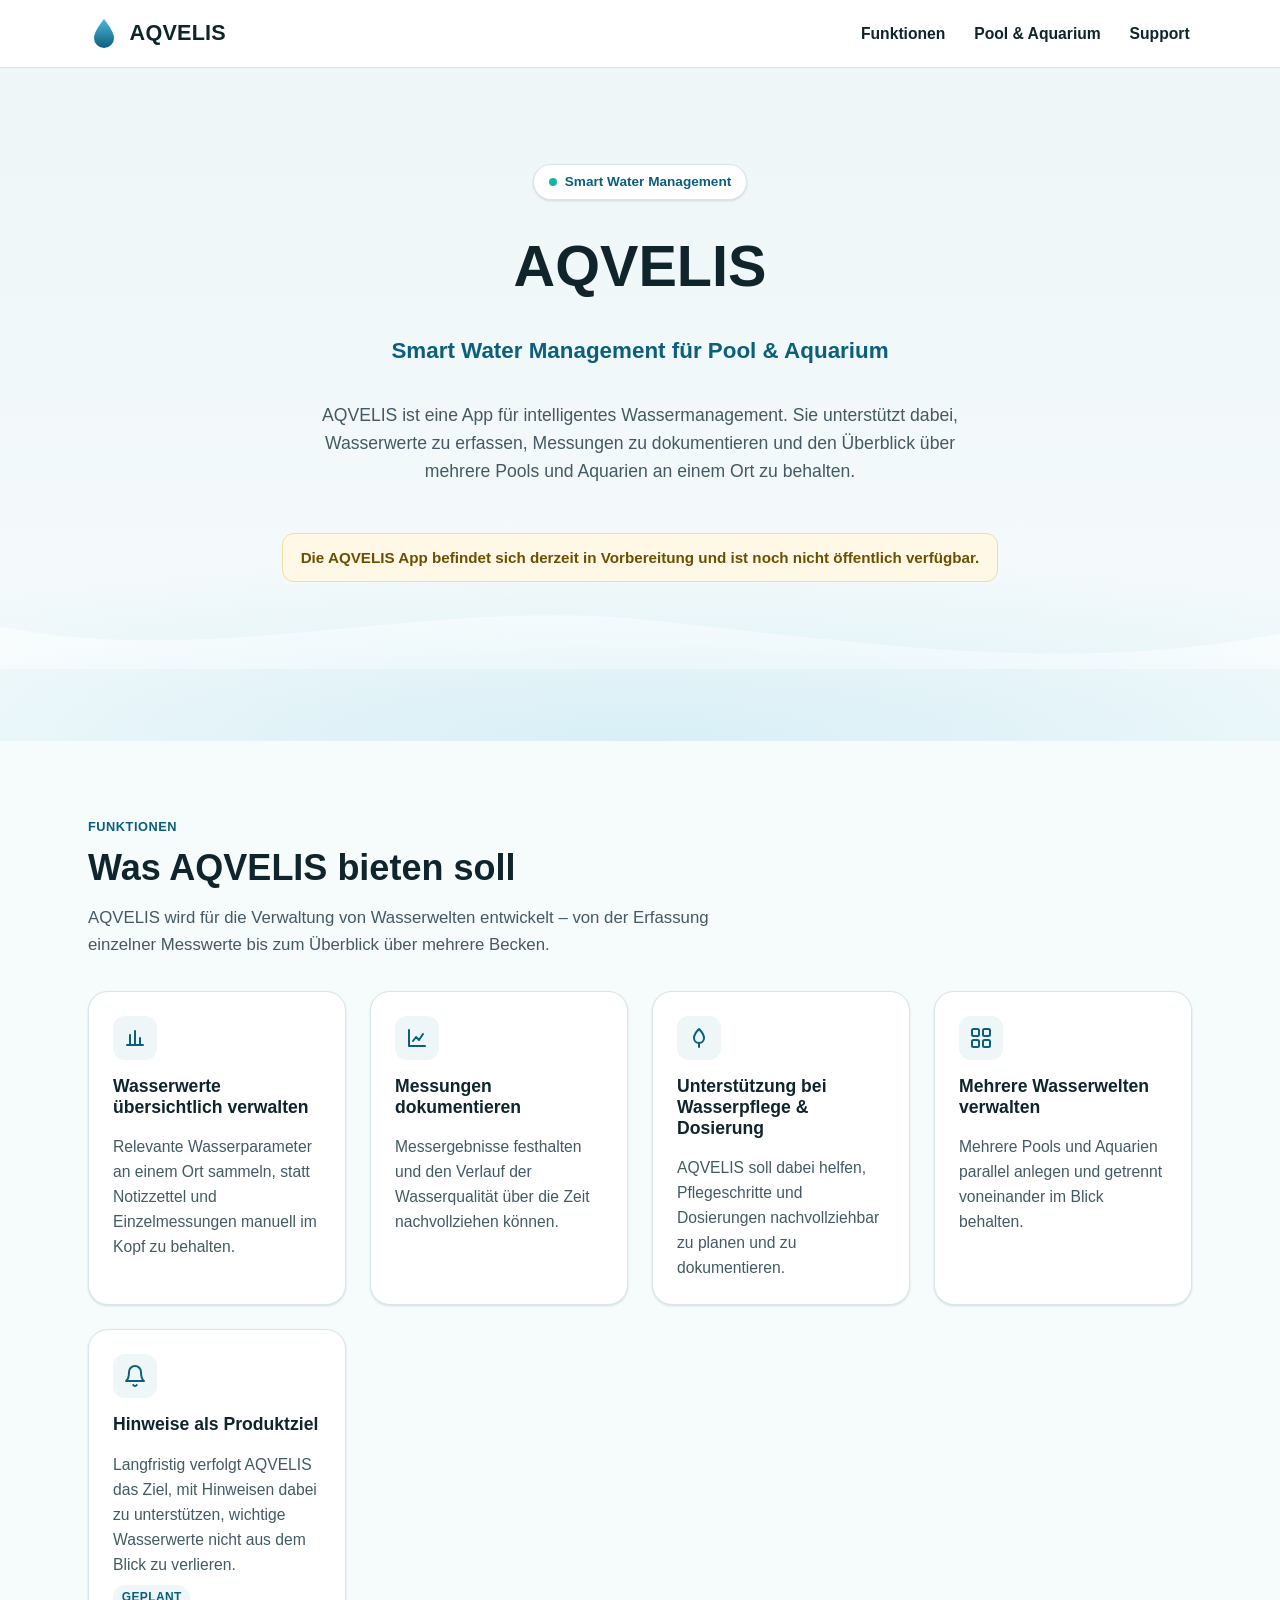
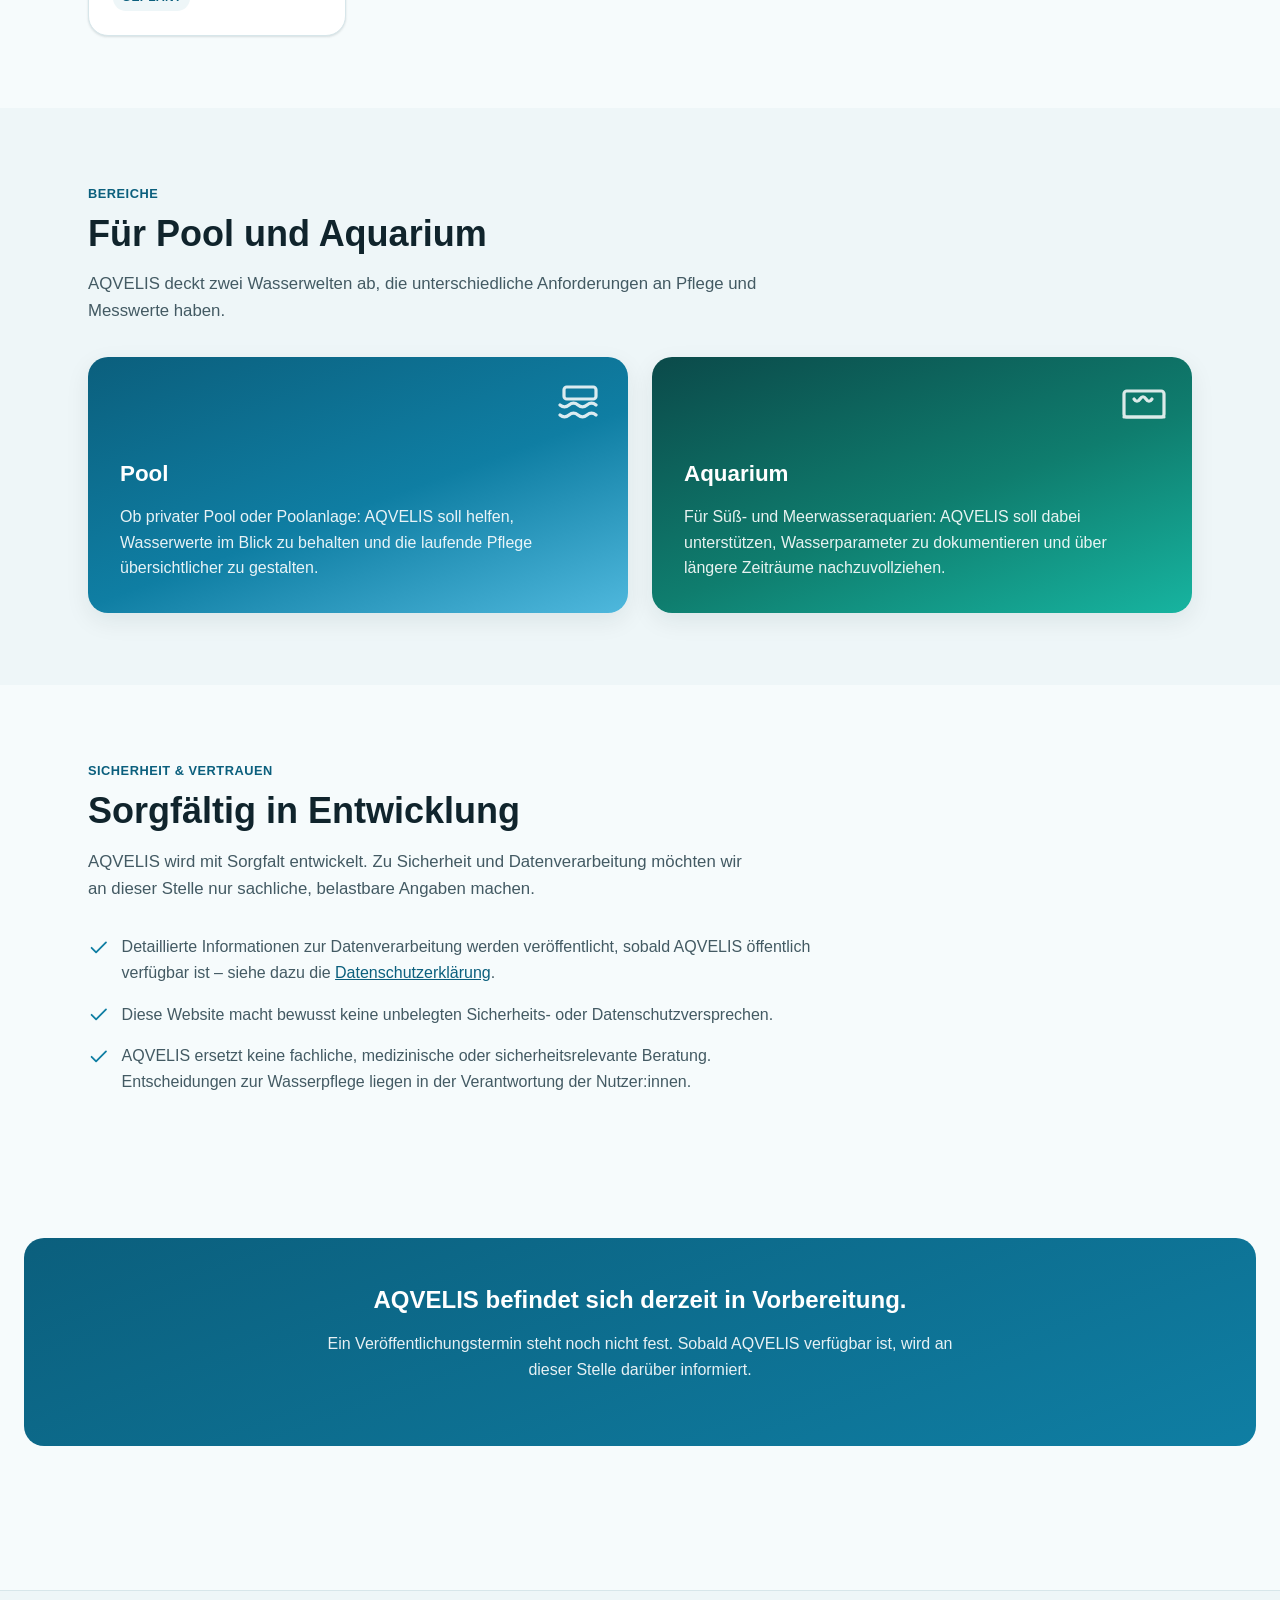
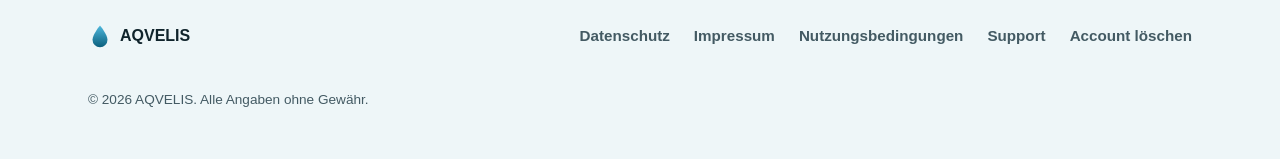
<file: index.html>
<!DOCTYPE html>
<html lang="de">
<head>
  <meta charset="UTF-8">
  <meta name="viewport" content="width=device-width, initial-scale=1">
  <title>AQVELIS – Smart Water Management für Pool &amp; Aquarium</title>
  <meta name="description" content="AQVELIS ist eine App für intelligentes Wassermanagement von Pools und Aquarien: Wasserwerte verwalten, Messungen dokumentieren und mehrere Wasserwelten im Blick behalten. Derzeit in Vorbereitung.">
  <link rel="icon" type="image/svg+xml" href="assets/img/favicon.svg">
  <link rel="stylesheet" href="assets/css/style.css">
</head>
<body>
  <a class="skip-link" href="#main">Zum Inhalt springen</a>

  <header class="site-header">
    <div class="container">
      <a class="brand" href="index.html">
        <svg class="brand-mark" viewBox="0 0 64 64" aria-hidden="true">
          <path d="M32 4 C32 4 12 28 12 42 a20 20 0 0 0 40 0 C52 28 32 4 32 4 Z" fill="url(#g1)"/>
          <defs>
            <linearGradient id="g1" x1="0" y1="0" x2="0" y2="1">
              <stop offset="0%" stop-color="#4fb8dd"/>
              <stop offset="100%" stop-color="#0b5f7d"/>
            </linearGradient>
          </defs>
        </svg>
        AQVELIS
      </a>
      <nav class="main-nav" aria-label="Hauptnavigation">
        <ul>
          <li><a href="index.html#funktionen">Funktionen</a></li>
          <li><a href="index.html#pool-aquarium">Pool &amp; Aquarium</a></li>
          <li><a href="support.html">Support</a></li>
        </ul>
      </nav>
    </div>
  </header>

  <main id="main">
    <!-- Hero -->
    <section class="hero">
      <div class="container">
        <span class="hero-eyebrow"><span class="dot" aria-hidden="true"></span>Smart Water Management</span>
        <h1>AQVELIS</h1>
        <p class="tagline">Smart Water Management für Pool &amp; Aquarium</p>
        <p class="lead">
          AQVELIS ist eine App für intelligentes Wassermanagement. Sie unterstützt dabei,
          Wasserwerte zu erfassen, Messungen zu dokumentieren und den Überblick über
          mehrere Pools und Aquarien an einem Ort zu behalten.
        </p>
        <p class="hero-status">
          Die AQVELIS App befindet sich derzeit in Vorbereitung und ist noch nicht
          öffentlich verfügbar.
        </p>
      </div>
      <svg class="wave-divider" viewBox="0 0 1440 80" preserveAspectRatio="none" aria-hidden="true">
        <path fill="currentColor" d="M0,32 C240,80 480,0 720,24 C960,48 1200,88 1440,40 L1440,80 L0,80 Z"></path>
      </svg>
    </section>

    <!-- Produktnutzen -->
    <section id="funktionen">
      <div class="container">
        <div class="section-heading">
          <span class="eyebrow">Funktionen</span>
          <h2>Was AQVELIS bieten soll</h2>
          <p>
            AQVELIS wird für die Verwaltung von Wasserwelten entwickelt – von der
            Erfassung einzelner Messwerte bis zum Überblick über mehrere Becken.
          </p>
        </div>
        <div class="feature-grid">
          <article class="card">
            <div class="icon" aria-hidden="true">
              <svg viewBox="0 0 24 24" fill="none" stroke="currentColor" stroke-width="2" stroke-linecap="round" stroke-linejoin="round">
                <path d="M4 19h16M7 19V9m5 10V5m5 14v-7"/>
              </svg>
            </div>
            <h3>Wasserwerte übersichtlich verwalten</h3>
            <p>Relevante Wasserparameter an einem Ort sammeln, statt Notizzettel und
              Einzelmessungen manuell im Kopf zu behalten.</p>
          </article>

          <article class="card">
            <div class="icon" aria-hidden="true">
              <svg viewBox="0 0 24 24" fill="none" stroke="currentColor" stroke-width="2" stroke-linecap="round" stroke-linejoin="round">
                <path d="M4 4v16h16"/>
                <path d="M8 15l3-4 3 3 4-6"/>
              </svg>
            </div>
            <h3>Messungen dokumentieren</h3>
            <p>Messergebnisse festhalten und den Verlauf der Wasserqualität über die
              Zeit nachvollziehen können.</p>
          </article>

          <article class="card">
            <div class="icon" aria-hidden="true">
              <svg viewBox="0 0 24 24" fill="none" stroke="currentColor" stroke-width="2" stroke-linecap="round" stroke-linejoin="round">
                <path d="M12 3c-3 3-5 6-5 9a5 5 0 0 0 10 0c0-3-2-6-5-9Z"/>
                <path d="M12 21v-3"/>
              </svg>
            </div>
            <h3>Unterstützung bei Wasserpflege &amp; Dosierung</h3>
            <p>AQVELIS soll dabei helfen, Pflegeschritte und Dosierungen nachvollziehbar
              zu planen und zu dokumentieren.</p>
          </article>

          <article class="card">
            <div class="icon" aria-hidden="true">
              <svg viewBox="0 0 24 24" fill="none" stroke="currentColor" stroke-width="2" stroke-linecap="round" stroke-linejoin="round">
                <rect x="3" y="3" width="7" height="7" rx="1.5"/>
                <rect x="14" y="3" width="7" height="7" rx="1.5"/>
                <rect x="3" y="14" width="7" height="7" rx="1.5"/>
                <rect x="14" y="14" width="7" height="7" rx="1.5"/>
              </svg>
            </div>
            <h3>Mehrere Wasserwelten verwalten</h3>
            <p>Mehrere Pools und Aquarien parallel anlegen und getrennt voneinander
              im Blick behalten.</p>
          </article>

          <article class="card">
            <div class="icon" aria-hidden="true">
              <svg viewBox="0 0 24 24" fill="none" stroke="currentColor" stroke-width="2" stroke-linecap="round" stroke-linejoin="round">
                <path d="M18 8a6 6 0 0 0-12 0c0 7-3 9-3 9h18s-3-2-3-9"/>
                <path d="M13.73 21a2 2 0 0 1-3.46 0"/>
              </svg>
            </div>
            <h3>Hinweise als Produktziel</h3>
            <p>Langfristig verfolgt AQVELIS das Ziel, mit Hinweisen dabei zu
              unterstützen, wichtige Wasserwerte nicht aus dem Blick zu verlieren.</p>
            <span class="badge">Geplant</span>
          </article>
        </div>
      </div>
    </section>

    <!-- Bereiche -->
    <section id="pool-aquarium" class="bg-alt">
      <div class="container">
        <div class="section-heading">
          <span class="eyebrow">Bereiche</span>
          <h2>Für Pool und Aquarium</h2>
          <p>AQVELIS deckt zwei Wasserwelten ab, die unterschiedliche Anforderungen an
            Pflege und Messwerte haben.</p>
        </div>
        <div class="areas-grid">
          <article class="area-card pool">
            <svg class="area-icon" viewBox="0 0 24 24" fill="none" stroke="#ffffff" stroke-width="1.6" stroke-linecap="round" stroke-linejoin="round" aria-hidden="true">
              <path d="M2 17c1.5 1.3 3 1.3 4.5 0s3-1.3 4.5 0 3 1.3 4.5 0 3-1.3 4.5 0"/>
              <path d="M2 12c1.5 1.3 3 1.3 4.5 0s3-1.3 4.5 0 3 1.3 4.5 0 3-1.3 4.5 0"/>
              <rect x="4" y="3" width="16" height="6" rx="1.4"/>
            </svg>
            <h3>Pool</h3>
            <p>
              Ob privater Pool oder Poolanlage: AQVELIS soll helfen, Wasserwerte im
              Blick zu behalten und die laufende Pflege übersichtlicher zu gestalten.
            </p>
          </article>

          <article class="area-card aquarium">
            <svg class="area-icon" viewBox="0 0 24 24" fill="none" stroke="#ffffff" stroke-width="1.6" stroke-linecap="round" stroke-linejoin="round" aria-hidden="true">
              <rect x="2" y="5" width="20" height="13" rx="1.4"/>
              <path d="M2 18h20"/>
              <path d="M7 9c1 1.5 2 1.5 3 0s2-1.5 3 0 2 1.5 3 0"/>
            </svg>
            <h3>Aquarium</h3>
            <p>
              Für Süß- und Meerwasseraquarien: AQVELIS soll dabei unterstützen,
              Wasserparameter zu dokumentieren und über längere Zeiträume
              nachzuvollziehen.
            </p>
          </article>
        </div>
      </div>
    </section>

    <!-- Sicherheit / Vertrauen -->
    <section>
      <div class="container">
        <div class="section-heading">
          <span class="eyebrow">Sicherheit &amp; Vertrauen</span>
          <h2>Sorgfältig in Entwicklung</h2>
          <p>AQVELIS wird mit Sorgfalt entwickelt. Zu Sicherheit und Datenverarbeitung
            möchten wir an dieser Stelle nur sachliche, belastbare Angaben machen.</p>
        </div>
        <ul class="trust-list">
          <li>
            <svg viewBox="0 0 24 24" fill="none" stroke="currentColor" stroke-width="2" stroke-linecap="round" stroke-linejoin="round" aria-hidden="true"><path d="M20 6L9 17l-5-5"/></svg>
            <span>Detaillierte Informationen zur Datenverarbeitung werden veröffentlicht, sobald AQVELIS öffentlich verfügbar ist – siehe dazu die <a href="datenschutz.html">Datenschutzerklärung</a>.</span>
          </li>
          <li>
            <svg viewBox="0 0 24 24" fill="none" stroke="currentColor" stroke-width="2" stroke-linecap="round" stroke-linejoin="round" aria-hidden="true"><path d="M20 6L9 17l-5-5"/></svg>
            <span>Diese Website macht bewusst keine unbelegten Sicherheits- oder Datenschutzversprechen.</span>
          </li>
          <li>
            <svg viewBox="0 0 24 24" fill="none" stroke="currentColor" stroke-width="2" stroke-linecap="round" stroke-linejoin="round" aria-hidden="true"><path d="M20 6L9 17l-5-5"/></svg>
            <span>AQVELIS ersetzt keine fachliche, medizinische oder sicherheitsrelevante Beratung. Entscheidungen zur Wasserpflege liegen in der Verantwortung der Nutzer:innen.</span>
          </li>
        </ul>
      </div>
    </section>

    <!-- CTA / Status -->
    <section>
      <div class="status-section">
        <h2>AQVELIS befindet sich derzeit in Vorbereitung.</h2>
        <p>
          Ein Veröffentlichungstermin steht noch nicht fest. Sobald AQVELIS verfügbar
          ist, wird an dieser Stelle darüber informiert.
        </p>
      </div>
    </section>
  </main>

  <footer class="site-footer">
    <div class="container">
      <div class="footer-brand">
        <svg class="brand-mark" viewBox="0 0 64 64" aria-hidden="true">
          <path d="M32 4 C32 4 12 28 12 42 a20 20 0 0 0 40 0 C52 28 32 4 32 4 Z" fill="url(#g2)"/>
          <defs>
            <linearGradient id="g2" x1="0" y1="0" x2="0" y2="1">
              <stop offset="0%" stop-color="#4fb8dd"/>
              <stop offset="100%" stop-color="#0b5f7d"/>
            </linearGradient>
          </defs>
        </svg>
        AQVELIS
      </div>
      <nav class="footer-nav" aria-label="Rechtliches">
        <ul>
          <li><a href="datenschutz.html">Datenschutz</a></li>
          <li><a href="impressum.html">Impressum</a></li>
          <li><a href="nutzungsbedingungen.html">Nutzungsbedingungen</a></li>
          <li><a href="support.html">Support</a></li>
          <li><a href="account-loeschen.html">Account löschen</a></li>
        </ul>
      </nav>
      <p class="footer-meta">© 2026 AQVELIS. Alle Angaben ohne Gewähr.</p>
    </div>
  </footer>
</body>
</html>
</file>
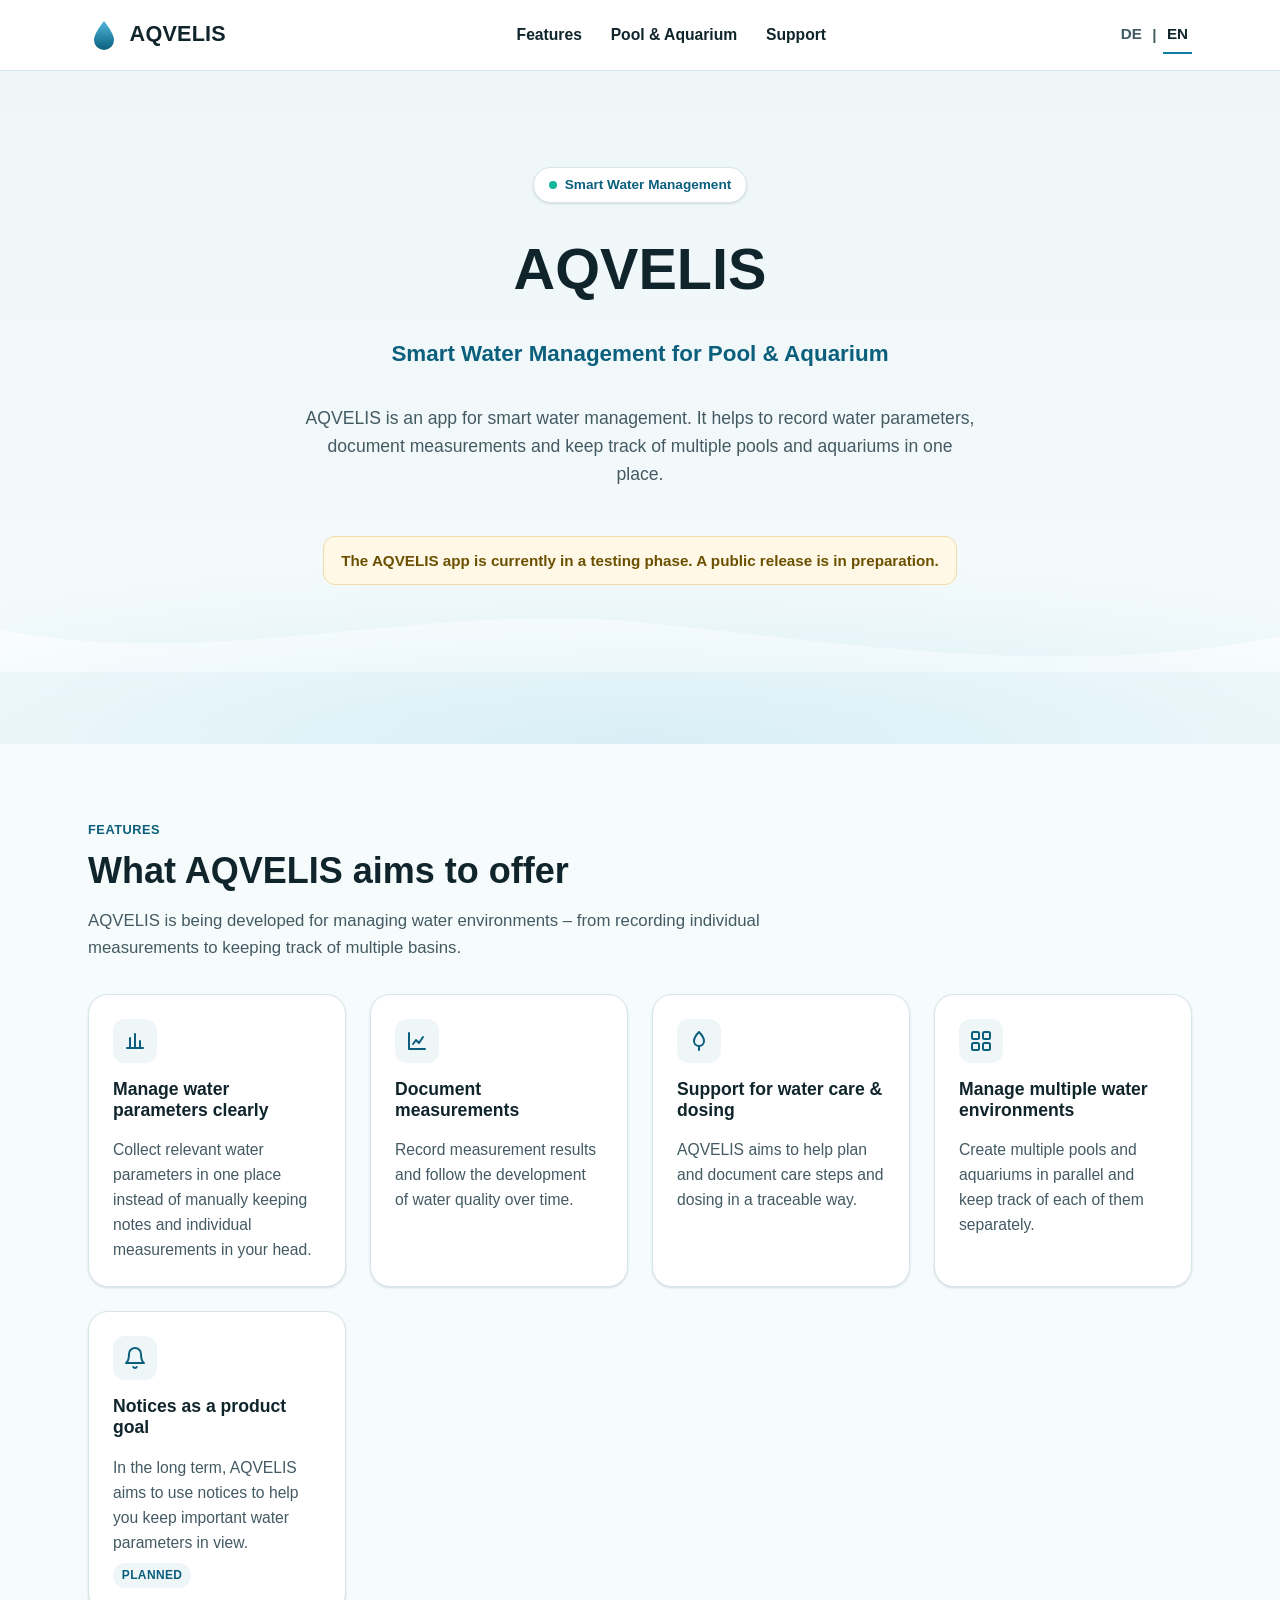
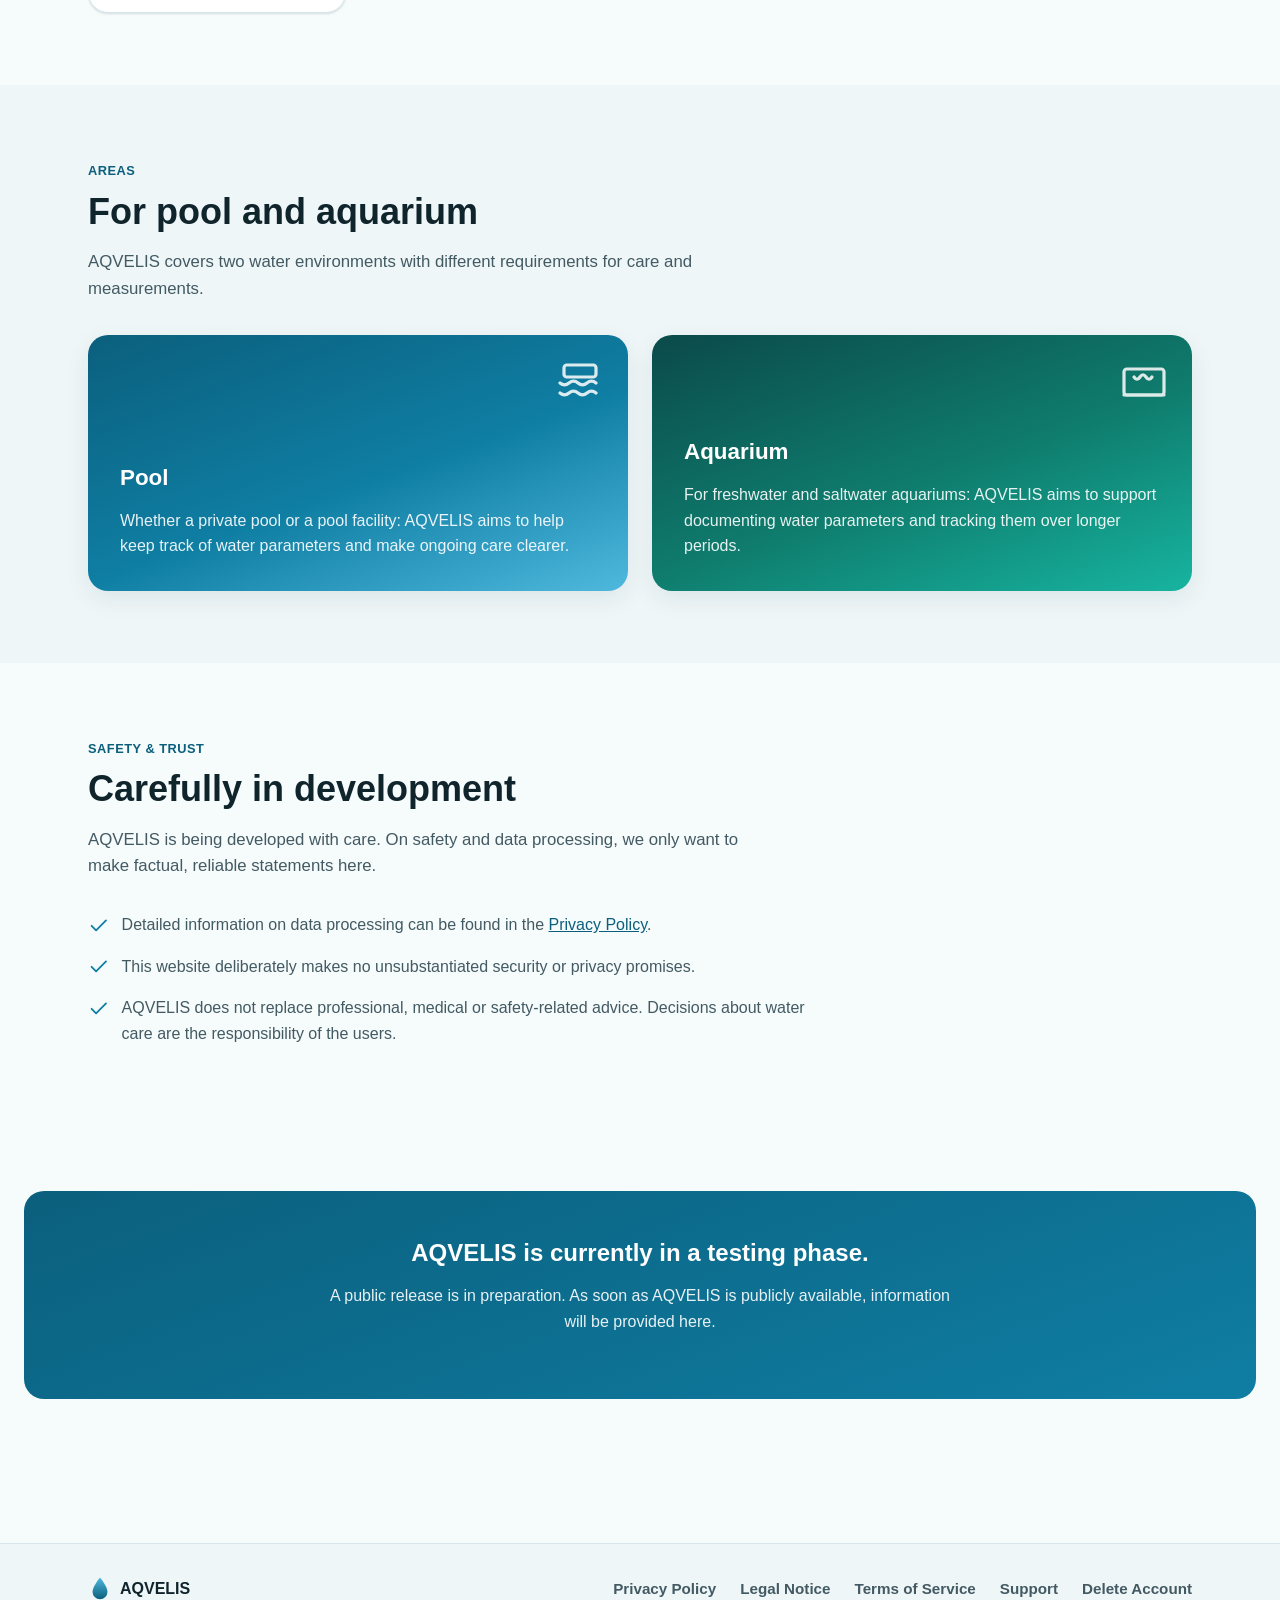
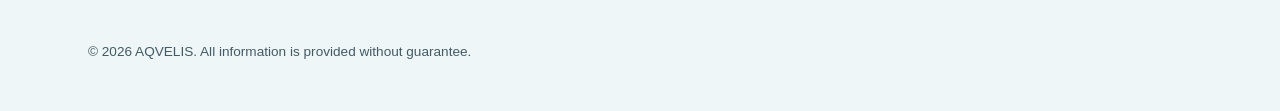
<file: en/index.html>
<!DOCTYPE html>
<html lang="en">
<head>
  <meta charset="UTF-8">
  <meta name="viewport" content="width=device-width, initial-scale=1">
  <title>AQVELIS – Smart Water Management for Pool &amp; Aquarium</title>
  <meta name="description" content="AQVELIS is an app for smart water management of pools and aquariums: manage water parameters, document measurements and keep track of multiple water environments. Currently in testing.">
  <link rel="canonical" href="https://aqvelis.at/en/">
  <link rel="alternate" hreflang="de" href="https://aqvelis.at/">
  <link rel="alternate" hreflang="en" href="https://aqvelis.at/en/">
  <link rel="alternate" hreflang="x-default" href="https://aqvelis.at/">
  <link rel="icon" type="image/svg+xml" href="../assets/img/favicon.svg">
  <link rel="stylesheet" href="../assets/css/style.css">
</head>
<body>
  <a class="skip-link" href="#main">Skip to content</a>

  <header class="site-header">
    <div class="container">
      <a class="brand" href="index.html">
        <svg class="brand-mark" viewBox="0 0 64 64" aria-hidden="true">
          <path d="M32 4 C32 4 12 28 12 42 a20 20 0 0 0 40 0 C52 28 32 4 32 4 Z" fill="url(#g1)"/>
          <defs>
            <linearGradient id="g1" x1="0" y1="0" x2="0" y2="1">
              <stop offset="0%" stop-color="#4fb8dd"/>
              <stop offset="100%" stop-color="#0b5f7d"/>
            </linearGradient>
          </defs>
        </svg>
        AQVELIS
      </a>
      <nav class="main-nav" aria-label="Main navigation">
        <ul>
          <li><a href="index.html#features">Features</a></li>
          <li><a href="index.html#pool-aquarium">Pool &amp; Aquarium</a></li>
          <li><a href="support.html">Support</a></li>
        </ul>
      </nav>
      <nav class="lang-switch" aria-label="Language">
        <a href="../index.html" lang="de" hreflang="de">DE</a>
        <span class="lang-sep" aria-hidden="true">|</span>
        <a href="index.html" lang="en" hreflang="en" aria-current="page">EN</a>
      </nav>
    </div>
  </header>

  <main id="main">
    <!-- Hero -->
    <section class="hero">
      <div class="container">
        <span class="hero-eyebrow"><span class="dot" aria-hidden="true"></span>Smart Water Management</span>
        <h1>AQVELIS</h1>
        <p class="tagline">Smart Water Management for Pool &amp; Aquarium</p>
        <p class="lead">
          AQVELIS is an app for smart water management. It helps to record water
          parameters, document measurements and keep track of multiple pools and
          aquariums in one place.
        </p>
        <p class="hero-status">
          The AQVELIS app is currently in a testing phase. A public release is in
          preparation.
        </p>
      </div>
      <svg class="wave-divider" viewBox="0 0 1440 80" preserveAspectRatio="none" aria-hidden="true">
        <path fill="currentColor" d="M0,32 C240,80 480,0 720,24 C960,48 1200,88 1440,40 L1440,80 L0,80 Z"></path>
      </svg>
    </section>

    <!-- Features -->
    <section id="features">
      <div class="container">
        <div class="section-heading">
          <span class="eyebrow">Features</span>
          <h2>What AQVELIS aims to offer</h2>
          <p>
            AQVELIS is being developed for managing water environments – from
            recording individual measurements to keeping track of multiple basins.
          </p>
        </div>
        <div class="feature-grid">
          <article class="card">
            <div class="icon" aria-hidden="true">
              <svg viewBox="0 0 24 24" fill="none" stroke="currentColor" stroke-width="2" stroke-linecap="round" stroke-linejoin="round">
                <path d="M4 19h16M7 19V9m5 10V5m5 14v-7"/>
              </svg>
            </div>
            <h3>Manage water parameters clearly</h3>
            <p>Collect relevant water parameters in one place instead of manually keeping
              notes and individual measurements in your head.</p>
          </article>

          <article class="card">
            <div class="icon" aria-hidden="true">
              <svg viewBox="0 0 24 24" fill="none" stroke="currentColor" stroke-width="2" stroke-linecap="round" stroke-linejoin="round">
                <path d="M4 4v16h16"/>
                <path d="M8 15l3-4 3 3 4-6"/>
              </svg>
            </div>
            <h3>Document measurements</h3>
            <p>Record measurement results and follow the development of water quality
              over time.</p>
          </article>

          <article class="card">
            <div class="icon" aria-hidden="true">
              <svg viewBox="0 0 24 24" fill="none" stroke="currentColor" stroke-width="2" stroke-linecap="round" stroke-linejoin="round">
                <path d="M12 3c-3 3-5 6-5 9a5 5 0 0 0 10 0c0-3-2-6-5-9Z"/>
                <path d="M12 21v-3"/>
              </svg>
            </div>
            <h3>Support for water care &amp; dosing</h3>
            <p>AQVELIS aims to help plan and document care steps and dosing in a
              traceable way.</p>
          </article>

          <article class="card">
            <div class="icon" aria-hidden="true">
              <svg viewBox="0 0 24 24" fill="none" stroke="currentColor" stroke-width="2" stroke-linecap="round" stroke-linejoin="round">
                <rect x="3" y="3" width="7" height="7" rx="1.5"/>
                <rect x="14" y="3" width="7" height="7" rx="1.5"/>
                <rect x="3" y="14" width="7" height="7" rx="1.5"/>
                <rect x="14" y="14" width="7" height="7" rx="1.5"/>
              </svg>
            </div>
            <h3>Manage multiple water environments</h3>
            <p>Create multiple pools and aquariums in parallel and keep track of each
              of them separately.</p>
          </article>

          <article class="card">
            <div class="icon" aria-hidden="true">
              <svg viewBox="0 0 24 24" fill="none" stroke="currentColor" stroke-width="2" stroke-linecap="round" stroke-linejoin="round">
                <path d="M18 8a6 6 0 0 0-12 0c0 7-3 9-3 9h18s-3-2-3-9"/>
                <path d="M13.73 21a2 2 0 0 1-3.46 0"/>
              </svg>
            </div>
            <h3>Notices as a product goal</h3>
            <p>In the long term, AQVELIS aims to use notices to help you keep important
              water parameters in view.</p>
            <span class="badge">Planned</span>
          </article>
        </div>
      </div>
    </section>

    <!-- Areas -->
    <section id="pool-aquarium" class="bg-alt">
      <div class="container">
        <div class="section-heading">
          <span class="eyebrow">Areas</span>
          <h2>For pool and aquarium</h2>
          <p>AQVELIS covers two water environments with different requirements for
            care and measurements.</p>
        </div>
        <div class="areas-grid">
          <article class="area-card pool">
            <svg class="area-icon" viewBox="0 0 24 24" fill="none" stroke="#ffffff" stroke-width="1.6" stroke-linecap="round" stroke-linejoin="round" aria-hidden="true">
              <path d="M2 17c1.5 1.3 3 1.3 4.5 0s3-1.3 4.5 0 3 1.3 4.5 0 3-1.3 4.5 0"/>
              <path d="M2 12c1.5 1.3 3 1.3 4.5 0s3-1.3 4.5 0 3 1.3 4.5 0 3-1.3 4.5 0"/>
              <rect x="4" y="3" width="16" height="6" rx="1.4"/>
            </svg>
            <h3>Pool</h3>
            <p>
              Whether a private pool or a pool facility: AQVELIS aims to help keep
              track of water parameters and make ongoing care clearer.
            </p>
          </article>

          <article class="area-card aquarium">
            <svg class="area-icon" viewBox="0 0 24 24" fill="none" stroke="#ffffff" stroke-width="1.6" stroke-linecap="round" stroke-linejoin="round" aria-hidden="true">
              <rect x="2" y="5" width="20" height="13" rx="1.4"/>
              <path d="M2 18h20"/>
              <path d="M7 9c1 1.5 2 1.5 3 0s2-1.5 3 0 2 1.5 3 0"/>
            </svg>
            <h3>Aquarium</h3>
            <p>
              For freshwater and saltwater aquariums: AQVELIS aims to support
              documenting water parameters and tracking them over longer
              periods.
            </p>
          </article>
        </div>
      </div>
    </section>

    <!-- Safety / trust -->
    <section>
      <div class="container">
        <div class="section-heading">
          <span class="eyebrow">Safety &amp; Trust</span>
          <h2>Carefully in development</h2>
          <p>AQVELIS is being developed with care. On safety and data processing, we
            only want to make factual, reliable statements here.</p>
        </div>
        <ul class="trust-list">
          <li>
            <svg viewBox="0 0 24 24" fill="none" stroke="currentColor" stroke-width="2" stroke-linecap="round" stroke-linejoin="round" aria-hidden="true"><path d="M20 6L9 17l-5-5"/></svg>
            <span>Detailed information on data processing can be found in the <a href="privacy.html">Privacy Policy</a>.</span>
          </li>
          <li>
            <svg viewBox="0 0 24 24" fill="none" stroke="currentColor" stroke-width="2" stroke-linecap="round" stroke-linejoin="round" aria-hidden="true"><path d="M20 6L9 17l-5-5"/></svg>
            <span>This website deliberately makes no unsubstantiated security or privacy promises.</span>
          </li>
          <li>
            <svg viewBox="0 0 24 24" fill="none" stroke="currentColor" stroke-width="2" stroke-linecap="round" stroke-linejoin="round" aria-hidden="true"><path d="M20 6L9 17l-5-5"/></svg>
            <span>AQVELIS does not replace professional, medical or safety-related advice. Decisions about water care are the responsibility of the users.</span>
          </li>
        </ul>
      </div>
    </section>

    <!-- CTA / status -->
    <section>
      <div class="status-section">
        <h2>AQVELIS is currently in a testing phase.</h2>
        <p>
          A public release is in preparation. As soon as AQVELIS is publicly
          available, information will be provided here.
        </p>
      </div>
    </section>
  </main>

  <footer class="site-footer">
    <div class="container">
      <div class="footer-brand">
        <svg class="brand-mark" viewBox="0 0 64 64" aria-hidden="true">
          <path d="M32 4 C32 4 12 28 12 42 a20 20 0 0 0 40 0 C52 28 32 4 32 4 Z" fill="url(#g2)"/>
          <defs>
            <linearGradient id="g2" x1="0" y1="0" x2="0" y2="1">
              <stop offset="0%" stop-color="#4fb8dd"/>
              <stop offset="100%" stop-color="#0b5f7d"/>
            </linearGradient>
          </defs>
        </svg>
        AQVELIS
      </div>
      <nav class="footer-nav" aria-label="Legal">
        <ul>
          <li><a href="privacy.html">Privacy Policy</a></li>
          <li><a href="legal-notice.html">Legal Notice</a></li>
          <li><a href="terms.html">Terms of Service</a></li>
          <li><a href="support.html">Support</a></li>
          <li><a href="account-deletion.html">Delete Account</a></li>
        </ul>
      </nav>
      <p class="footer-meta">© 2026 AQVELIS. All information is provided without guarantee.</p>
    </div>
  </footer>
</body>
</html>
</file>
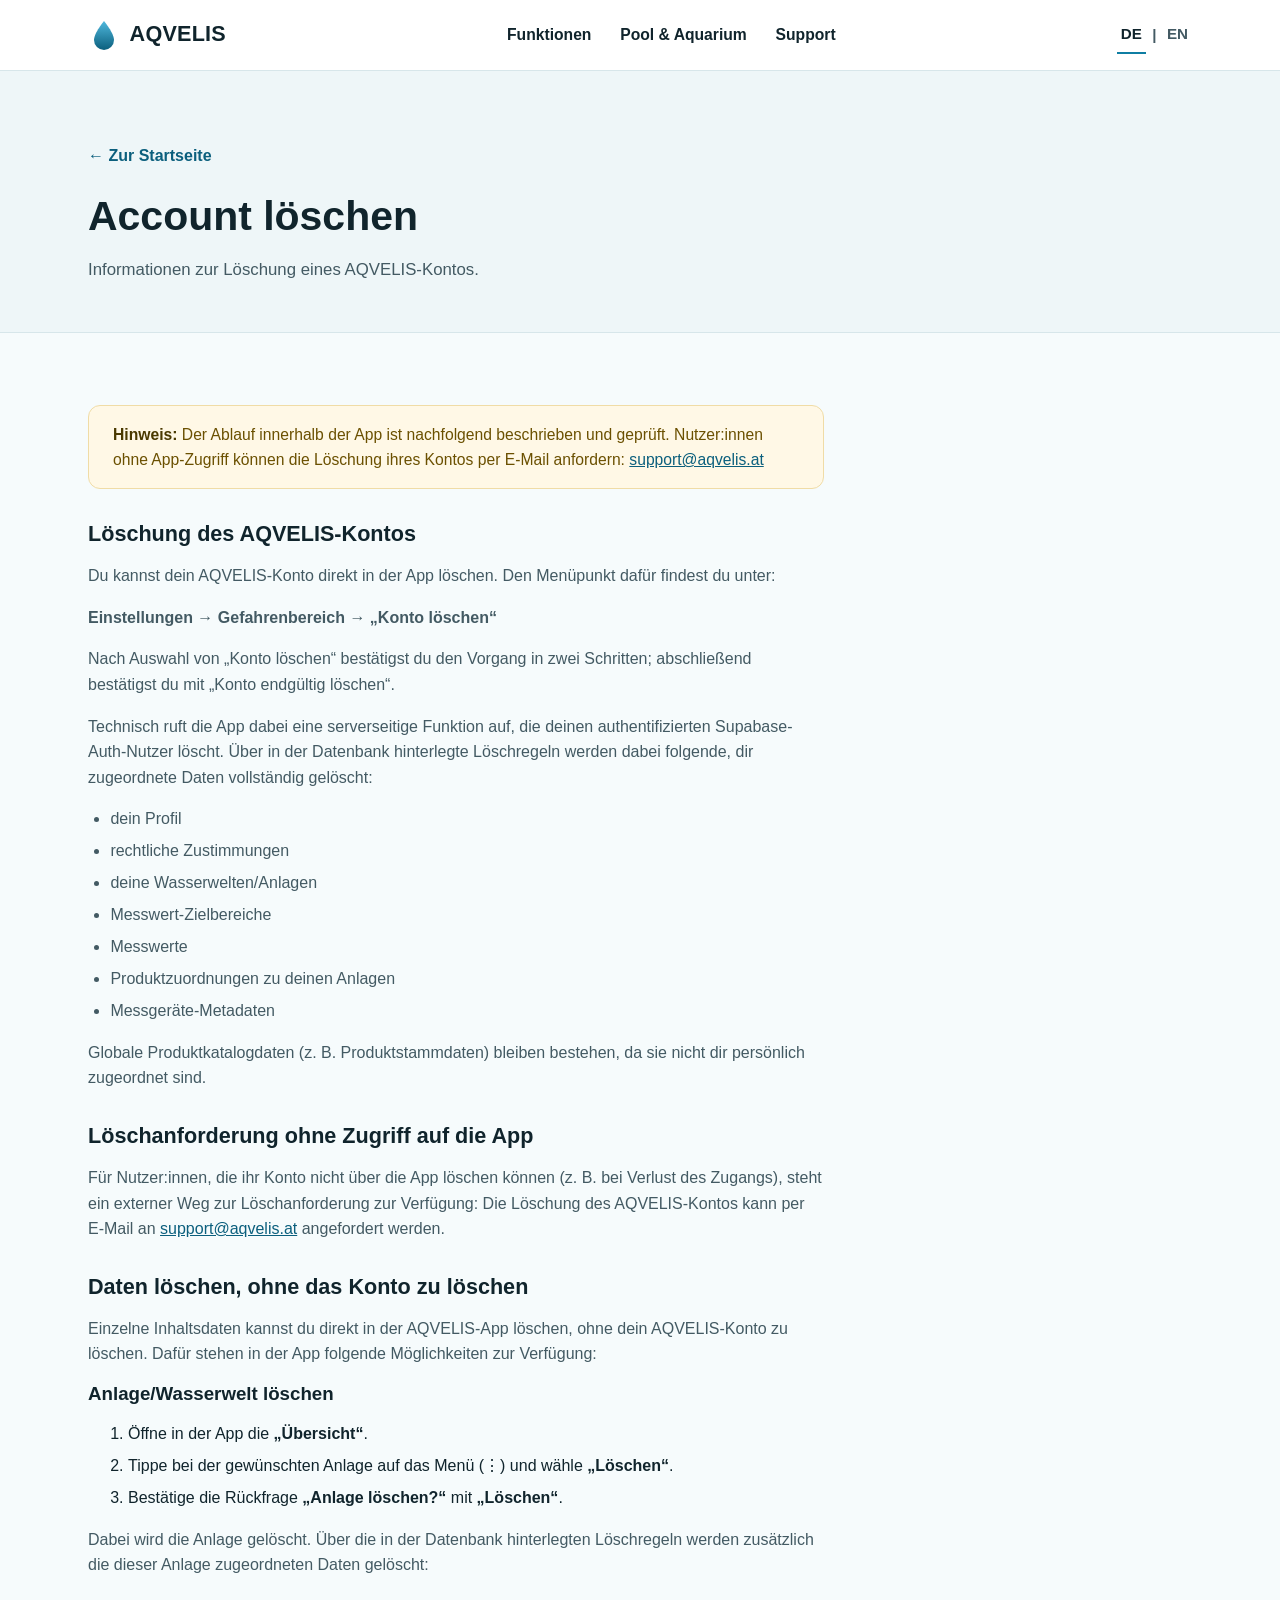
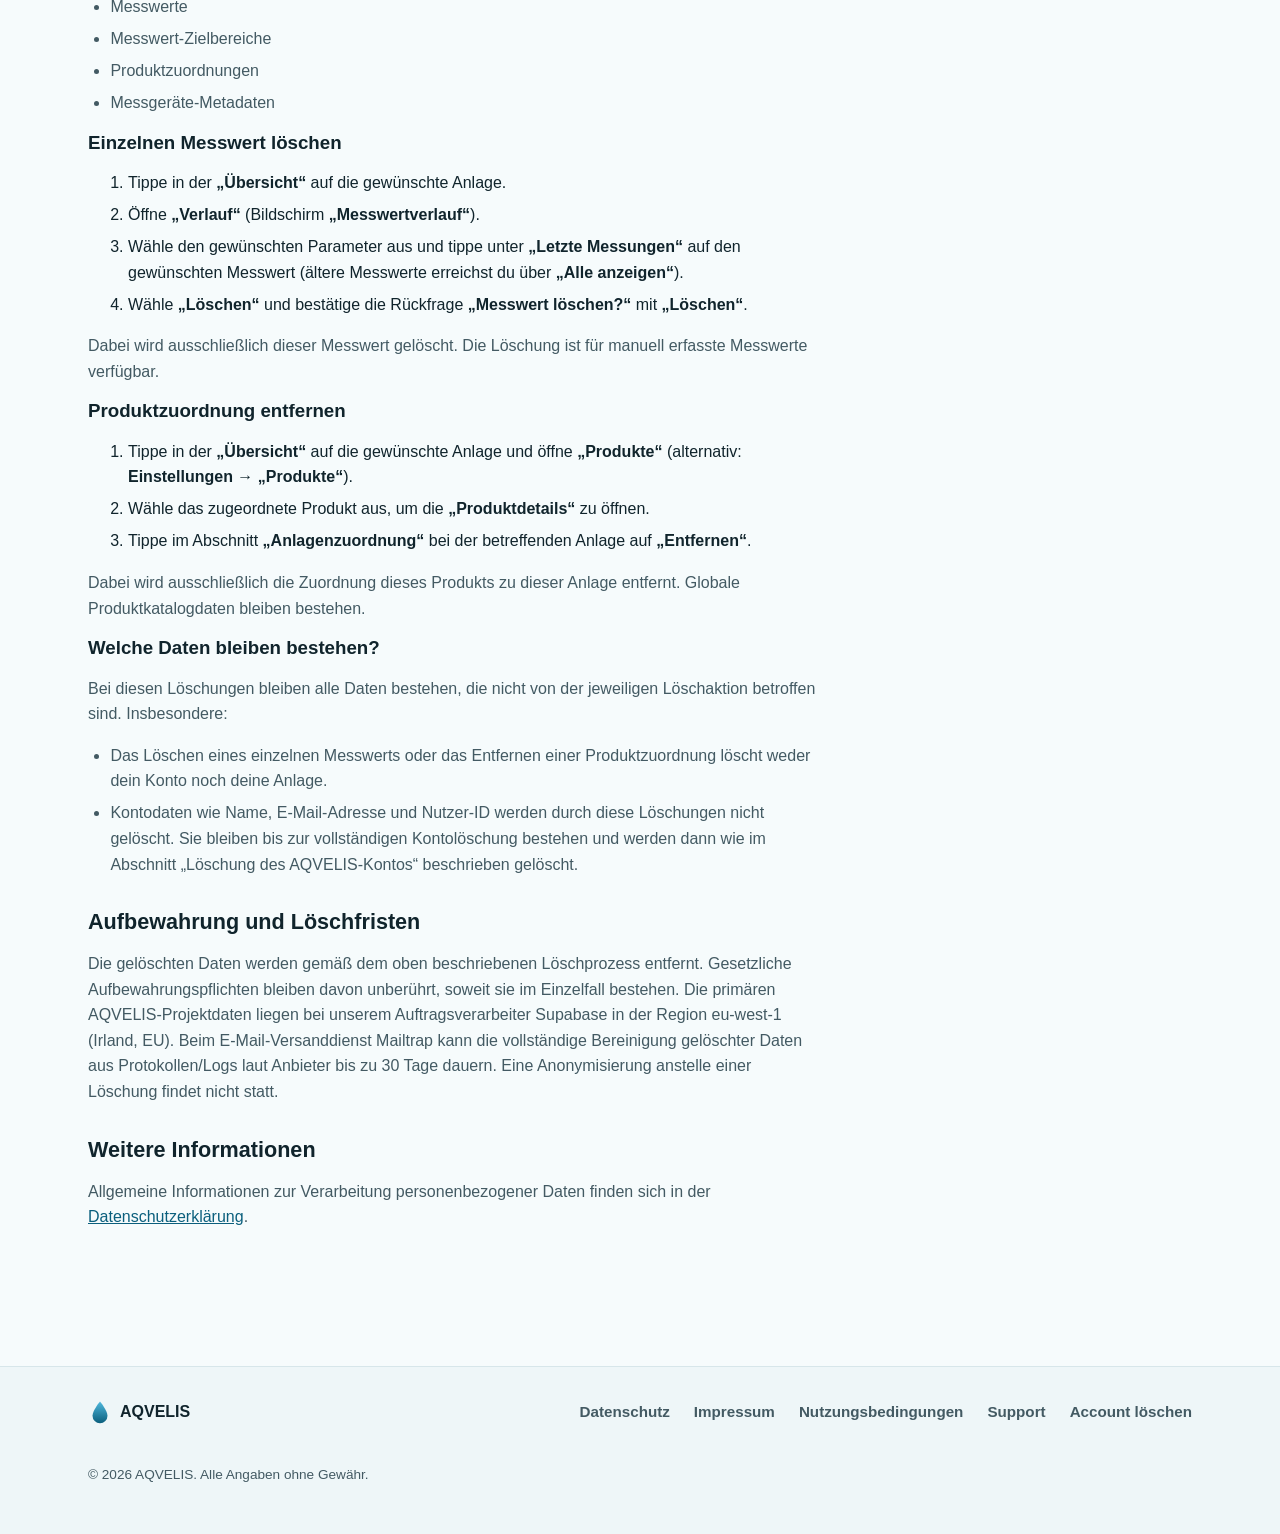
<file: account-loeschen.html>
<!DOCTYPE html>
<html lang="de">
<head>
  <meta charset="UTF-8">
  <meta name="viewport" content="width=device-width, initial-scale=1">
  <title>Account löschen – AQVELIS</title>
  <meta name="description" content="Informationen zur Löschung eines AQVELIS-Kontos.">
  <link rel="canonical" href="https://aqvelis.at/account-loeschen.html">
  <link rel="alternate" hreflang="de" href="https://aqvelis.at/account-loeschen.html">
  <link rel="alternate" hreflang="en" href="https://aqvelis.at/en/account-deletion.html">
  <link rel="alternate" hreflang="x-default" href="https://aqvelis.at/account-loeschen.html">
  <link rel="icon" type="image/svg+xml" href="assets/img/favicon.svg">
  <link rel="stylesheet" href="assets/css/style.css">
</head>
<body>
  <a class="skip-link" href="#main">Zum Inhalt springen</a>

  <header class="site-header">
    <div class="container">
      <a class="brand" href="index.html">
        <svg class="brand-mark" viewBox="0 0 64 64" aria-hidden="true">
          <path d="M32 4 C32 4 12 28 12 42 a20 20 0 0 0 40 0 C52 28 32 4 32 4 Z" fill="url(#g1)"/>
          <defs>
            <linearGradient id="g1" x1="0" y1="0" x2="0" y2="1">
              <stop offset="0%" stop-color="#4fb8dd"/>
              <stop offset="100%" stop-color="#0b5f7d"/>
            </linearGradient>
          </defs>
        </svg>
        AQVELIS
      </a>
      <nav class="main-nav" aria-label="Hauptnavigation">
        <ul>
          <li><a href="index.html#funktionen">Funktionen</a></li>
          <li><a href="index.html#pool-aquarium">Pool &amp; Aquarium</a></li>
          <li><a href="support.html">Support</a></li>
        </ul>
      </nav>
      <nav class="lang-switch" aria-label="Sprache">
        <a href="account-loeschen.html" lang="de" hreflang="de" aria-current="page">DE</a>
        <span class="lang-sep" aria-hidden="true">|</span>
        <a href="en/account-deletion.html" lang="en" hreflang="en">EN</a>
      </nav>
    </div>
  </header>

  <main id="main">
    <div class="page-header">
      <div class="container">
        <a class="back-link" href="index.html">← Zur Startseite</a>
        <h1>Account löschen</h1>
        <p class="lead">Informationen zur Löschung eines AQVELIS-Kontos.</p>
      </div>
    </div>

    <div class="container">
      <div class="prose">
        <div class="notice-box">
          <strong>Hinweis:</strong> Der Ablauf innerhalb der App ist
          nachfolgend beschrieben und geprüft. Nutzer:innen ohne
          App-Zugriff können die Löschung ihres Kontos per E-Mail
          anfordern:
          <a href="mailto:support@aqvelis.at">support@aqvelis.at</a>
        </div>

        <h2>Löschung des AQVELIS-Kontos</h2>
        <p>
          Du kannst dein AQVELIS-Konto direkt in der App löschen. Den
          Menüpunkt dafür findest du unter:
        </p>
        <p><strong>Einstellungen → Gefahrenbereich → „Konto löschen“</strong></p>
        <p>
          Nach Auswahl von „Konto löschen“ bestätigst du den Vorgang in zwei
          Schritten; abschließend bestätigst du mit „Konto endgültig
          löschen“.
        </p>
        <p>
          Technisch ruft die App dabei eine serverseitige Funktion auf, die
          deinen authentifizierten Supabase-Auth-Nutzer löscht. Über in der
          Datenbank hinterlegte Löschregeln werden dabei folgende,
          dir zugeordnete Daten vollständig gelöscht:
        </p>
        <ul>
          <li>dein Profil</li>
          <li>rechtliche Zustimmungen</li>
          <li>deine Wasserwelten/Anlagen</li>
          <li>Messwert-Zielbereiche</li>
          <li>Messwerte</li>
          <li>Produktzuordnungen zu deinen Anlagen</li>
          <li>Messgeräte-Metadaten</li>
        </ul>
        <p>
          Globale Produktkatalogdaten (z. B. Produktstammdaten) bleiben
          bestehen, da sie nicht dir persönlich zugeordnet sind.
        </p>

        <h2>Löschanforderung ohne Zugriff auf die App</h2>
        <p>
          Für Nutzer:innen, die ihr Konto nicht über die App löschen können (z. B.
          bei Verlust des Zugangs), steht ein externer Weg zur Löschanforderung
          zur Verfügung: Die Löschung des AQVELIS-Kontos kann per E-Mail an
          <a href="mailto:support@aqvelis.at">support@aqvelis.at</a> angefordert
          werden.
        </p>

        <h2 id="daten-loeschen">Daten löschen, ohne das Konto zu löschen</h2>
        <p>
          Einzelne Inhaltsdaten kannst du direkt in der AQVELIS-App löschen,
          ohne dein AQVELIS-Konto zu löschen. Dafür stehen in der App
          folgende Möglichkeiten zur Verfügung:
        </p>

        <h3>Anlage/Wasserwelt löschen</h3>
        <ol>
          <li>Öffne in der App die <strong>„Übersicht“</strong>.</li>
          <li>Tippe bei der gewünschten Anlage auf das Menü (⋮) und wähle
            <strong>„Löschen“</strong>.</li>
          <li>Bestätige die Rückfrage <strong>„Anlage löschen?“</strong> mit
            <strong>„Löschen“</strong>.</li>
        </ol>
        <p>
          Dabei wird die Anlage gelöscht. Über die in der Datenbank
          hinterlegten Löschregeln werden zusätzlich die dieser Anlage
          zugeordneten Daten gelöscht:
        </p>
        <ul>
          <li>Messwerte</li>
          <li>Messwert-Zielbereiche</li>
          <li>Produktzuordnungen</li>
          <li>Messgeräte-Metadaten</li>
        </ul>

        <h3>Einzelnen Messwert löschen</h3>
        <ol>
          <li>Tippe in der <strong>„Übersicht“</strong> auf die gewünschte
            Anlage.</li>
          <li>Öffne <strong>„Verlauf“</strong> (Bildschirm
            <strong>„Messwertverlauf“</strong>).</li>
          <li>Wähle den gewünschten Parameter aus und tippe unter
            <strong>„Letzte Messungen“</strong> auf den gewünschten Messwert
            (ältere Messwerte erreichst du über
            <strong>„Alle anzeigen“</strong>).</li>
          <li>Wähle <strong>„Löschen“</strong> und bestätige die Rückfrage
            <strong>„Messwert löschen?“</strong> mit
            <strong>„Löschen“</strong>.</li>
        </ol>
        <p>
          Dabei wird ausschließlich dieser Messwert gelöscht. Die Löschung
          ist für manuell erfasste Messwerte verfügbar.
        </p>

        <h3>Produktzuordnung entfernen</h3>
        <ol>
          <li>Tippe in der <strong>„Übersicht“</strong> auf die gewünschte
            Anlage und öffne <strong>„Produkte“</strong> (alternativ:
            <strong>Einstellungen → „Produkte“</strong>).</li>
          <li>Wähle das zugeordnete Produkt aus, um die
            <strong>„Produktdetails“</strong> zu öffnen.</li>
          <li>Tippe im Abschnitt <strong>„Anlagenzuordnung“</strong> bei der
            betreffenden Anlage auf <strong>„Entfernen“</strong>.</li>
        </ol>
        <p>
          Dabei wird ausschließlich die Zuordnung dieses Produkts zu dieser
          Anlage entfernt. Globale Produktkatalogdaten bleiben bestehen.
        </p>

        <h3>Welche Daten bleiben bestehen?</h3>
        <p>
          Bei diesen Löschungen bleiben alle Daten bestehen, die nicht von der
          jeweiligen Löschaktion betroffen sind. Insbesondere:
        </p>
        <ul>
          <li>Das Löschen eines einzelnen Messwerts oder das Entfernen einer
            Produktzuordnung löscht weder dein Konto noch deine Anlage.</li>
          <li>Kontodaten wie Name, E-Mail-Adresse und Nutzer-ID werden durch
            diese Löschungen nicht gelöscht. Sie bleiben bis zur
            vollständigen Kontolöschung bestehen und werden dann wie im
            Abschnitt „Löschung des AQVELIS-Kontos“ beschrieben
            gelöscht.</li>
        </ul>

        <h2>Aufbewahrung und Löschfristen</h2>
        <p>
          Die gelöschten Daten werden gemäß dem oben beschriebenen
          Löschprozess entfernt. Gesetzliche Aufbewahrungspflichten
          bleiben davon unberührt, soweit sie im Einzelfall bestehen. Die
          primären AQVELIS-Projektdaten liegen bei unserem
          Auftragsverarbeiter Supabase in der Region eu-west-1 (Irland,
          EU). Beim E-Mail-Versanddienst Mailtrap kann die vollständige
          Bereinigung gelöschter Daten aus Protokollen/Logs laut Anbieter
          bis zu 30 Tage dauern. Eine Anonymisierung anstelle einer
          Löschung findet nicht statt.
        </p>

        <h2>Weitere Informationen</h2>
        <p>
          Allgemeine Informationen zur Verarbeitung personenbezogener Daten finden
          sich in der <a href="datenschutz.html">Datenschutzerklärung</a>.
        </p>
      </div>
    </div>
  </main>

  <footer class="site-footer">
    <div class="container">
      <div class="footer-brand">
        <svg class="brand-mark" viewBox="0 0 64 64" aria-hidden="true">
          <path d="M32 4 C32 4 12 28 12 42 a20 20 0 0 0 40 0 C52 28 32 4 32 4 Z" fill="url(#g2)"/>
          <defs>
            <linearGradient id="g2" x1="0" y1="0" x2="0" y2="1">
              <stop offset="0%" stop-color="#4fb8dd"/>
              <stop offset="100%" stop-color="#0b5f7d"/>
            </linearGradient>
          </defs>
        </svg>
        AQVELIS
      </div>
      <nav class="footer-nav" aria-label="Rechtliches">
        <ul>
          <li><a href="datenschutz.html">Datenschutz</a></li>
          <li><a href="impressum.html">Impressum</a></li>
          <li><a href="nutzungsbedingungen.html">Nutzungsbedingungen</a></li>
          <li><a href="support.html">Support</a></li>
          <li><a href="account-loeschen.html">Account löschen</a></li>
        </ul>
      </nav>
      <p class="footer-meta">© 2026 AQVELIS. Alle Angaben ohne Gewähr.</p>
    </div>
  </footer>
</body>
</html>
</file>
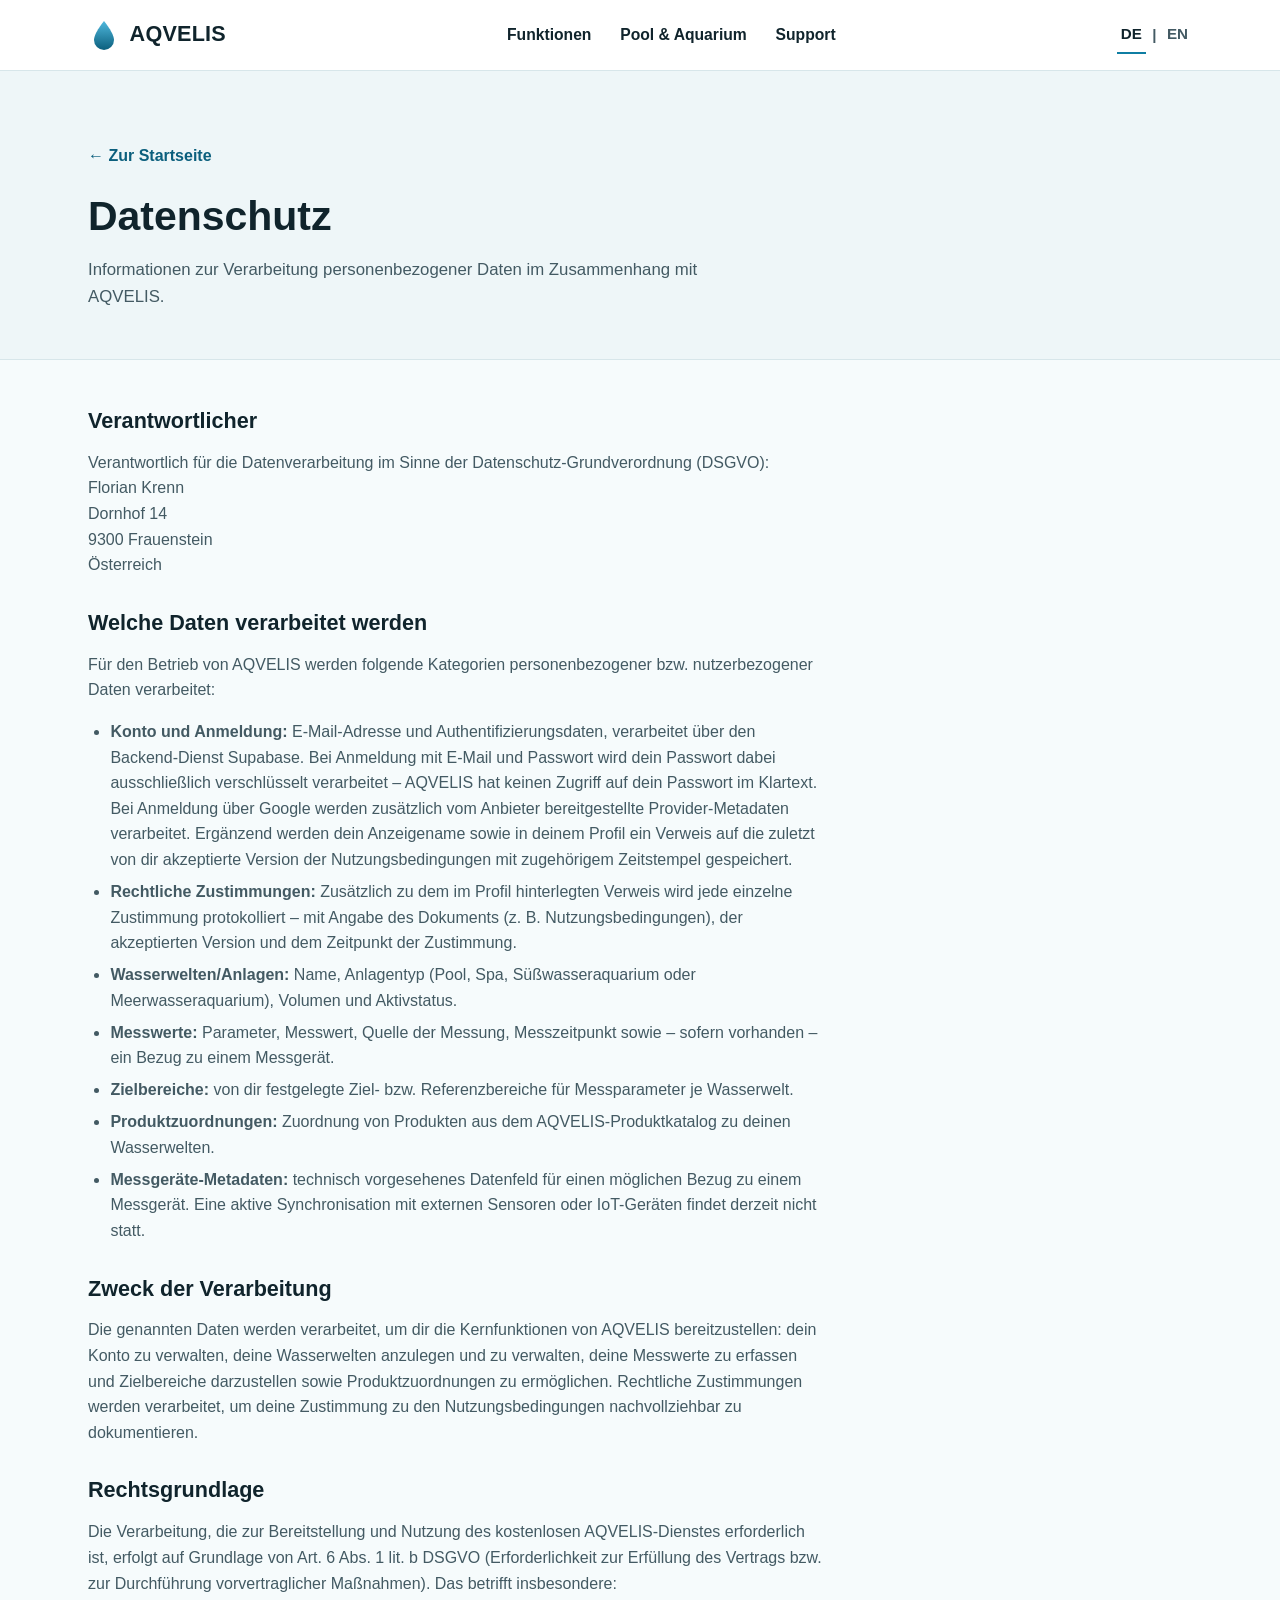
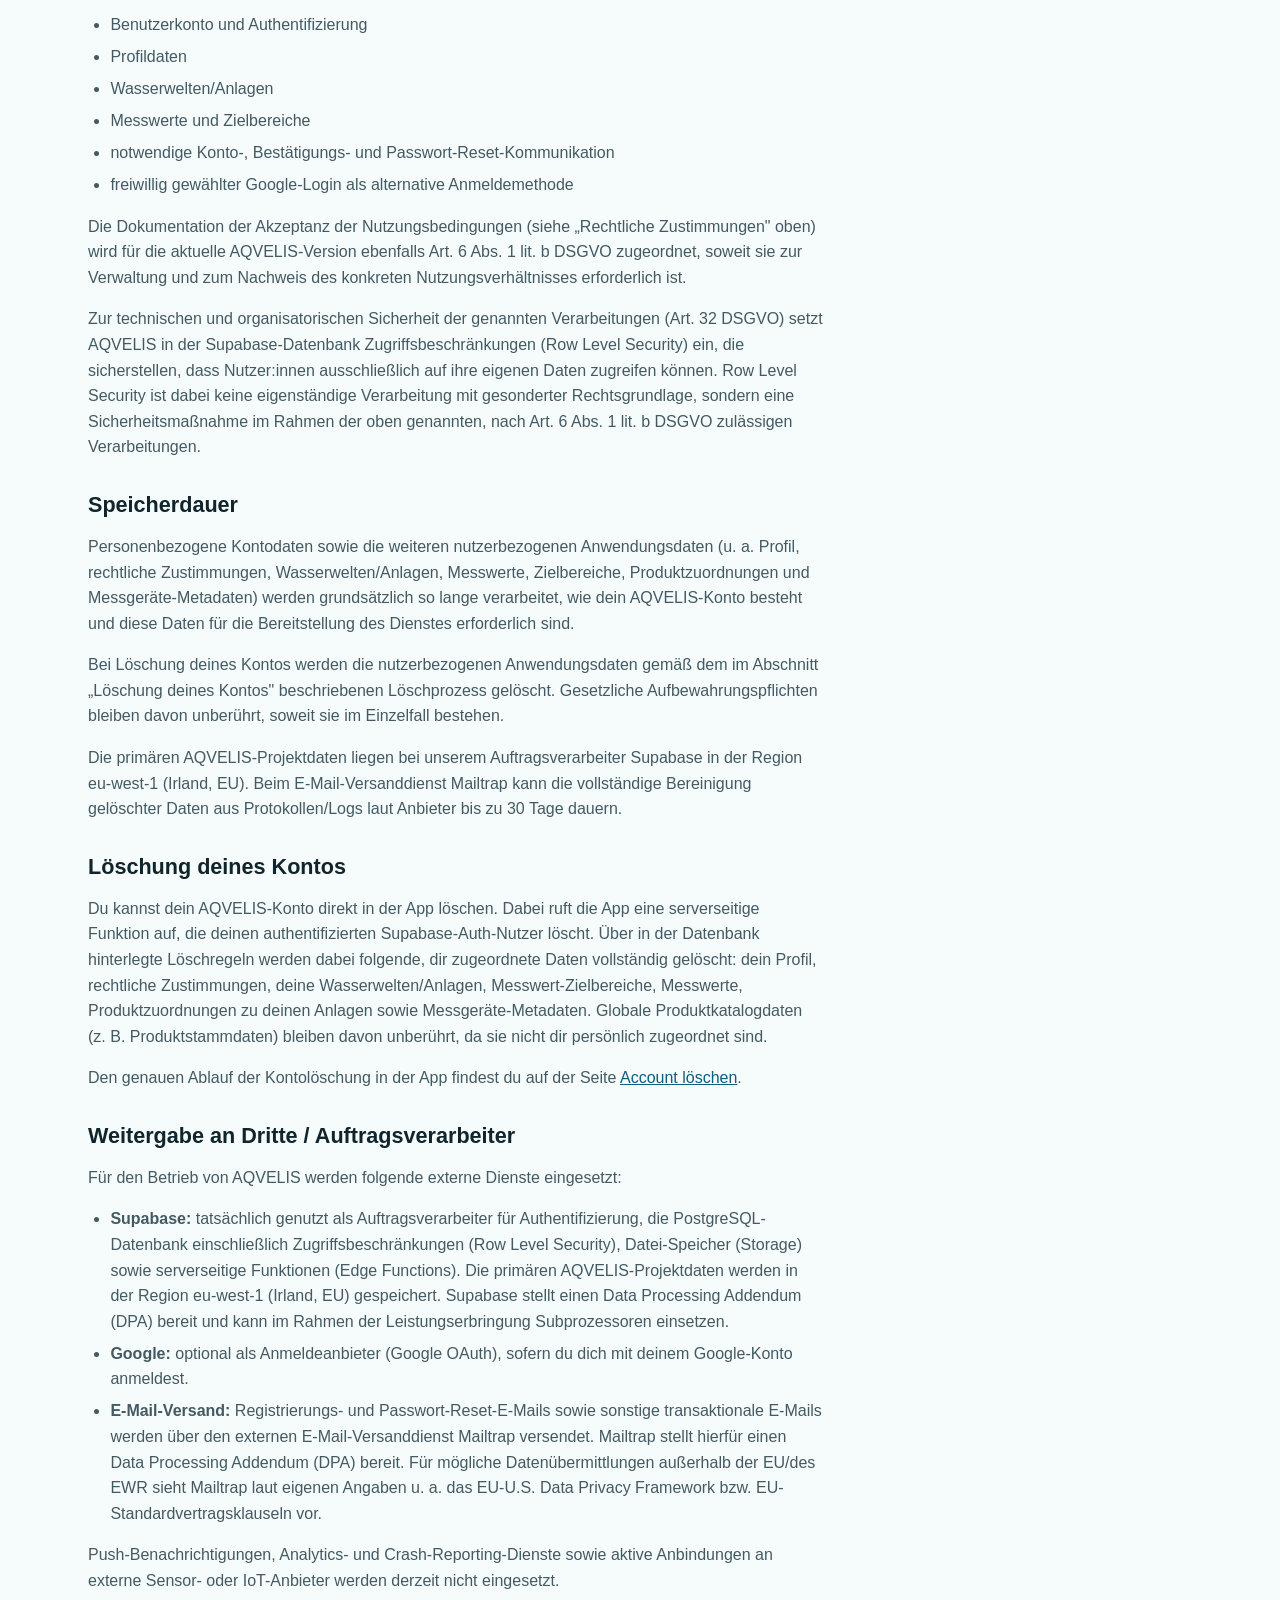
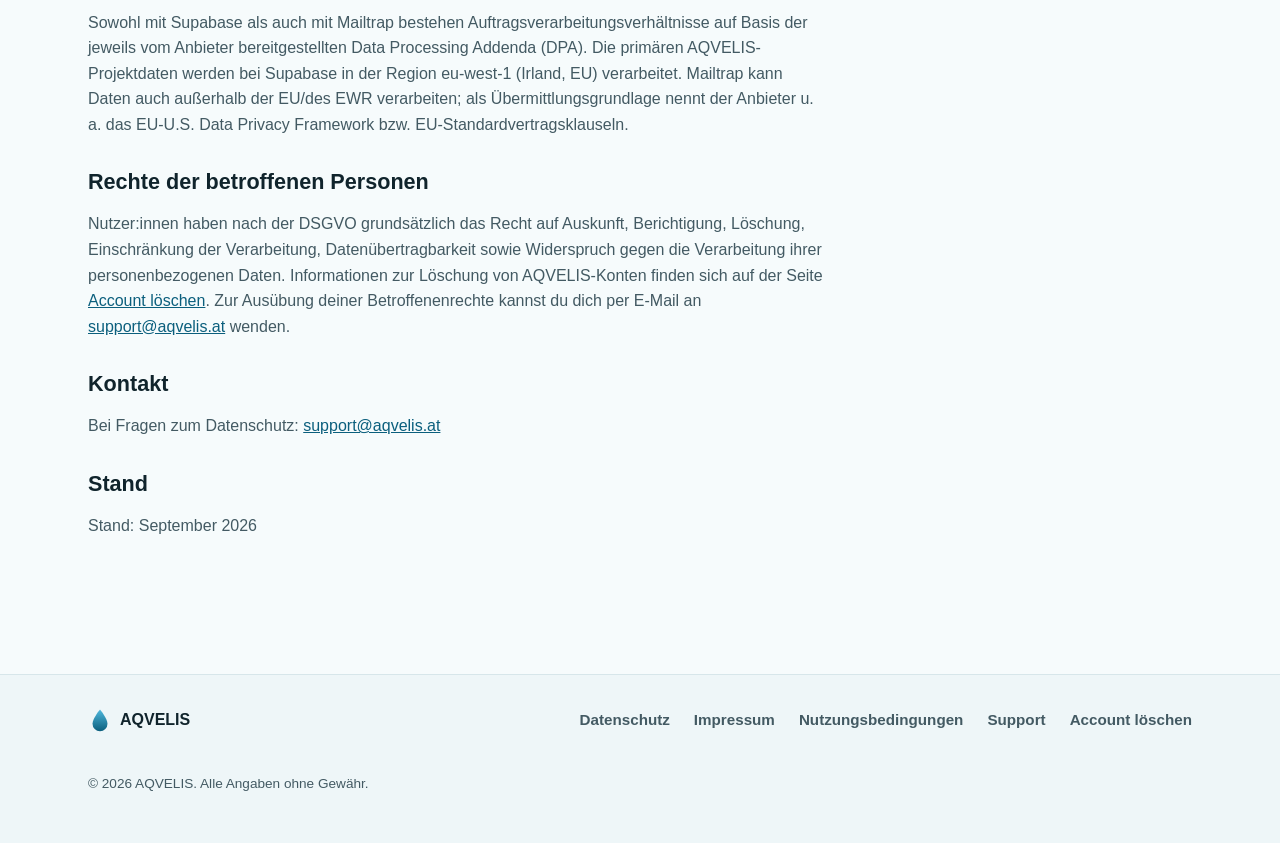
<file: datenschutz.html>
<!DOCTYPE html>
<html lang="de">
<head>
  <meta charset="UTF-8">
  <meta name="viewport" content="width=device-width, initial-scale=1">
  <title>Datenschutz – AQVELIS</title>
  <meta name="description" content="Datenschutzerklärung für die AQVELIS Website und App.">
  <link rel="canonical" href="https://aqvelis.at/datenschutz.html">
  <link rel="alternate" hreflang="de" href="https://aqvelis.at/datenschutz.html">
  <link rel="alternate" hreflang="en" href="https://aqvelis.at/en/privacy.html">
  <link rel="alternate" hreflang="x-default" href="https://aqvelis.at/datenschutz.html">
  <link rel="icon" type="image/svg+xml" href="assets/img/favicon.svg">
  <link rel="stylesheet" href="assets/css/style.css">
</head>
<body>
  <a class="skip-link" href="#main">Zum Inhalt springen</a>

  <header class="site-header">
    <div class="container">
      <a class="brand" href="index.html">
        <svg class="brand-mark" viewBox="0 0 64 64" aria-hidden="true">
          <path d="M32 4 C32 4 12 28 12 42 a20 20 0 0 0 40 0 C52 28 32 4 32 4 Z" fill="url(#g1)"/>
          <defs>
            <linearGradient id="g1" x1="0" y1="0" x2="0" y2="1">
              <stop offset="0%" stop-color="#4fb8dd"/>
              <stop offset="100%" stop-color="#0b5f7d"/>
            </linearGradient>
          </defs>
        </svg>
        AQVELIS
      </a>
      <nav class="main-nav" aria-label="Hauptnavigation">
        <ul>
          <li><a href="index.html#funktionen">Funktionen</a></li>
          <li><a href="index.html#pool-aquarium">Pool &amp; Aquarium</a></li>
          <li><a href="support.html">Support</a></li>
        </ul>
      </nav>
      <nav class="lang-switch" aria-label="Sprache">
        <a href="datenschutz.html" lang="de" hreflang="de" aria-current="page">DE</a>
        <span class="lang-sep" aria-hidden="true">|</span>
        <a href="en/privacy.html" lang="en" hreflang="en">EN</a>
      </nav>
    </div>
  </header>

  <main id="main">
    <div class="page-header">
      <div class="container">
        <a class="back-link" href="index.html">← Zur Startseite</a>
        <h1>Datenschutz</h1>
        <p class="lead">Informationen zur Verarbeitung personenbezogener Daten im Zusammenhang mit AQVELIS.</p>
      </div>
    </div>

    <div class="container">
      <div class="prose">
        <h2>Verantwortlicher</h2>
        <p>
          Verantwortlich für die Datenverarbeitung im Sinne der
          Datenschutz-Grundverordnung (DSGVO):<br>
          Florian Krenn<br>
          Dornhof 14<br>
          9300 Frauenstein<br>
          Österreich
        </p>

        <h2>Welche Daten verarbeitet werden</h2>
        <p>
          Für den Betrieb von AQVELIS werden folgende Kategorien
          personenbezogener bzw. nutzerbezogener Daten verarbeitet:
        </p>
        <ul>
          <li><strong>Konto und Anmeldung:</strong> E-Mail-Adresse und
            Authentifizierungsdaten, verarbeitet über den Backend-Dienst
            Supabase. Bei Anmeldung mit E-Mail und Passwort wird dein Passwort
            dabei ausschließlich verschlüsselt verarbeitet – AQVELIS hat
            keinen Zugriff auf dein Passwort im Klartext. Bei Anmeldung über
            Google werden zusätzlich vom Anbieter bereitgestellte
            Provider-Metadaten verarbeitet. Ergänzend werden dein
            Anzeigename sowie in deinem Profil ein Verweis auf die zuletzt
            von dir akzeptierte Version der Nutzungsbedingungen mit
            zugehörigem Zeitstempel gespeichert.</li>
          <li><strong>Rechtliche Zustimmungen:</strong> Zusätzlich zu dem im
            Profil hinterlegten Verweis wird jede einzelne Zustimmung
            protokolliert – mit Angabe des Dokuments (z. B.
            Nutzungsbedingungen), der akzeptierten Version und dem
            Zeitpunkt der Zustimmung.</li>
          <li><strong>Wasserwelten/Anlagen:</strong> Name, Anlagentyp (Pool,
            Spa, Süßwasseraquarium oder Meerwasseraquarium), Volumen und
            Aktivstatus.</li>
          <li><strong>Messwerte:</strong> Parameter, Messwert, Quelle der
            Messung, Messzeitpunkt sowie – sofern vorhanden – ein Bezug zu
            einem Messgerät.</li>
          <li><strong>Zielbereiche:</strong> von dir festgelegte Ziel- bzw.
            Referenzbereiche für Messparameter je Wasserwelt.</li>
          <li><strong>Produktzuordnungen:</strong> Zuordnung von Produkten aus
            dem AQVELIS-Produktkatalog zu deinen Wasserwelten.</li>
          <li><strong>Messgeräte-Metadaten:</strong> technisch vorgesehenes
            Datenfeld für einen möglichen Bezug zu einem Messgerät. Eine
            aktive Synchronisation mit externen Sensoren oder IoT-Geräten
            findet derzeit nicht statt.</li>
        </ul>

        <h2>Zweck der Verarbeitung</h2>
        <p>
          Die genannten Daten werden verarbeitet, um dir die Kernfunktionen
          von AQVELIS bereitzustellen: dein Konto zu verwalten, deine
          Wasserwelten anzulegen und zu verwalten, deine Messwerte zu
          erfassen und Zielbereiche darzustellen sowie Produktzuordnungen zu
          ermöglichen. Rechtliche Zustimmungen werden verarbeitet, um deine
          Zustimmung zu den Nutzungsbedingungen nachvollziehbar zu
          dokumentieren.
        </p>

        <h2>Rechtsgrundlage</h2>
        <p>
          Die Verarbeitung, die zur Bereitstellung und Nutzung des
          kostenlosen AQVELIS-Dienstes erforderlich ist, erfolgt auf
          Grundlage von Art. 6 Abs. 1 lit. b DSGVO (Erforderlichkeit zur
          Erfüllung des Vertrags bzw. zur Durchführung vorvertraglicher
          Maßnahmen). Das betrifft insbesondere:
        </p>
        <ul>
          <li>Benutzerkonto und Authentifizierung</li>
          <li>Profildaten</li>
          <li>Wasserwelten/Anlagen</li>
          <li>Messwerte und Zielbereiche</li>
          <li>notwendige Konto-, Bestätigungs- und Passwort-Reset-Kommunikation</li>
          <li>freiwillig gewählter Google-Login als alternative Anmeldemethode</li>
        </ul>
        <p>
          Die Dokumentation der Akzeptanz der Nutzungsbedingungen (siehe
          „Rechtliche Zustimmungen" oben) wird für die aktuelle
          AQVELIS-Version ebenfalls Art. 6 Abs. 1 lit. b DSGVO zugeordnet,
          soweit sie zur Verwaltung und zum Nachweis des konkreten
          Nutzungsverhältnisses erforderlich ist.
        </p>
        <p>
          Zur technischen und organisatorischen Sicherheit der genannten
          Verarbeitungen (Art. 32 DSGVO) setzt AQVELIS in der
          Supabase-Datenbank Zugriffsbeschränkungen (Row Level Security)
          ein, die sicherstellen, dass Nutzer:innen ausschließlich auf ihre
          eigenen Daten zugreifen können. Row Level Security ist dabei
          keine eigenständige Verarbeitung mit gesonderter Rechtsgrundlage,
          sondern eine Sicherheitsmaßnahme im Rahmen der oben genannten,
          nach Art. 6 Abs. 1 lit. b DSGVO zulässigen Verarbeitungen.
        </p>

        <h2>Speicherdauer</h2>
        <p>
          Personenbezogene Kontodaten sowie die weiteren nutzerbezogenen
          Anwendungsdaten (u. a. Profil, rechtliche Zustimmungen,
          Wasserwelten/Anlagen, Messwerte, Zielbereiche, Produktzuordnungen
          und Messgeräte-Metadaten) werden grundsätzlich so lange
          verarbeitet, wie dein AQVELIS-Konto besteht und diese Daten für
          die Bereitstellung des Dienstes erforderlich sind.
        </p>
        <p>
          Bei Löschung deines Kontos werden die nutzerbezogenen
          Anwendungsdaten gemäß dem im Abschnitt „Löschung deines Kontos"
          beschriebenen Löschprozess gelöscht. Gesetzliche
          Aufbewahrungspflichten bleiben davon unberührt, soweit sie im
          Einzelfall bestehen.
        </p>
        <p>
          Die primären AQVELIS-Projektdaten liegen bei unserem
          Auftragsverarbeiter Supabase in der Region eu-west-1 (Irland,
          EU). Beim E-Mail-Versanddienst Mailtrap kann die vollständige
          Bereinigung gelöschter Daten aus Protokollen/Logs laut Anbieter
          bis zu 30 Tage dauern.
        </p>

        <h2>Löschung deines Kontos</h2>
        <p>
          Du kannst dein AQVELIS-Konto direkt in der App löschen. Dabei ruft
          die App eine serverseitige Funktion auf, die deinen
          authentifizierten Supabase-Auth-Nutzer löscht. Über in der
          Datenbank hinterlegte Löschregeln werden dabei
          folgende, dir zugeordnete Daten vollständig gelöscht: dein Profil,
          rechtliche Zustimmungen, deine Wasserwelten/Anlagen,
          Messwert-Zielbereiche, Messwerte, Produktzuordnungen zu deinen
          Anlagen sowie Messgeräte-Metadaten. Globale Produktkatalogdaten
          (z. B. Produktstammdaten) bleiben davon unberührt, da sie nicht dir
          persönlich zugeordnet sind.
        </p>
        <p>
          Den genauen Ablauf der Kontolöschung in der App findest du auf der
          Seite <a href="account-loeschen.html">Account löschen</a>.
        </p>

        <h2>Weitergabe an Dritte / Auftragsverarbeiter</h2>
        <p>
          Für den Betrieb von AQVELIS werden folgende externe Dienste
          eingesetzt:
        </p>
        <ul>
          <li><strong>Supabase:</strong> tatsächlich genutzt als
            Auftragsverarbeiter für Authentifizierung, die
            PostgreSQL-Datenbank einschließlich Zugriffsbeschränkungen (Row
            Level Security), Datei-Speicher (Storage) sowie serverseitige
            Funktionen (Edge Functions). Die primären AQVELIS-Projektdaten
            werden in der Region eu-west-1 (Irland, EU) gespeichert. Supabase
            stellt einen Data Processing Addendum (DPA) bereit und kann im
            Rahmen der Leistungserbringung Subprozessoren einsetzen.</li>
          <li><strong>Google:</strong> optional als Anmeldeanbieter (Google
            OAuth), sofern du dich mit deinem Google-Konto anmeldest.</li>
          <li><strong>E-Mail-Versand:</strong> Registrierungs- und
            Passwort-Reset-E-Mails sowie sonstige transaktionale E-Mails
            werden über den externen E-Mail-Versanddienst Mailtrap versendet.
            Mailtrap stellt hierfür einen Data Processing Addendum (DPA)
            bereit. Für mögliche Datenübermittlungen außerhalb der EU/des EWR
            sieht Mailtrap laut eigenen Angaben u. a. das EU-U.S. Data
            Privacy Framework bzw. EU-Standardvertragsklauseln vor.</li>
        </ul>
        <p>
          Push-Benachrichtigungen, Analytics- und Crash-Reporting-Dienste
          sowie aktive Anbindungen an externe Sensor- oder IoT-Anbieter
          werden derzeit nicht eingesetzt.
        </p>
        <p>
          Sowohl mit Supabase als auch mit Mailtrap bestehen
          Auftragsverarbeitungsverhältnisse auf Basis der jeweils vom
          Anbieter bereitgestellten Data Processing Addenda (DPA). Die
          primären AQVELIS-Projektdaten werden bei Supabase in der Region
          eu-west-1 (Irland, EU) verarbeitet. Mailtrap kann Daten auch
          außerhalb der EU/des EWR verarbeiten; als Übermittlungsgrundlage
          nennt der Anbieter u. a. das EU-U.S. Data Privacy Framework bzw.
          EU-Standardvertragsklauseln.
        </p>

        <h2>Rechte der betroffenen Personen</h2>
        <p>
          Nutzer:innen haben nach der DSGVO grundsätzlich das Recht auf Auskunft,
          Berichtigung, Löschung, Einschränkung der Verarbeitung, Datenübertragbarkeit
          sowie Widerspruch gegen die Verarbeitung ihrer personenbezogenen Daten.
          Informationen zur Löschung von AQVELIS-Konten finden sich auf der Seite
          <a href="account-loeschen.html">Account löschen</a>. Zur Ausübung
          deiner Betroffenenrechte kannst du dich per E-Mail an
          <a href="mailto:support@aqvelis.at">support@aqvelis.at</a> wenden.
        </p>

        <h2>Kontakt</h2>
        <p>
          Bei Fragen zum Datenschutz:
          <a href="mailto:support@aqvelis.at">support@aqvelis.at</a>
        </p>

        <h2>Stand</h2>
        <p>Stand: September 2026</p>
      </div>
    </div>
  </main>

  <footer class="site-footer">
    <div class="container">
      <div class="footer-brand">
        <svg class="brand-mark" viewBox="0 0 64 64" aria-hidden="true">
          <path d="M32 4 C32 4 12 28 12 42 a20 20 0 0 0 40 0 C52 28 32 4 32 4 Z" fill="url(#g2)"/>
          <defs>
            <linearGradient id="g2" x1="0" y1="0" x2="0" y2="1">
              <stop offset="0%" stop-color="#4fb8dd"/>
              <stop offset="100%" stop-color="#0b5f7d"/>
            </linearGradient>
          </defs>
        </svg>
        AQVELIS
      </div>
      <nav class="footer-nav" aria-label="Rechtliches">
        <ul>
          <li><a href="datenschutz.html">Datenschutz</a></li>
          <li><a href="impressum.html">Impressum</a></li>
          <li><a href="nutzungsbedingungen.html">Nutzungsbedingungen</a></li>
          <li><a href="support.html">Support</a></li>
          <li><a href="account-loeschen.html">Account löschen</a></li>
        </ul>
      </nav>
      <p class="footer-meta">© 2026 AQVELIS. Alle Angaben ohne Gewähr.</p>
    </div>
  </footer>
</body>
</html>
</file>
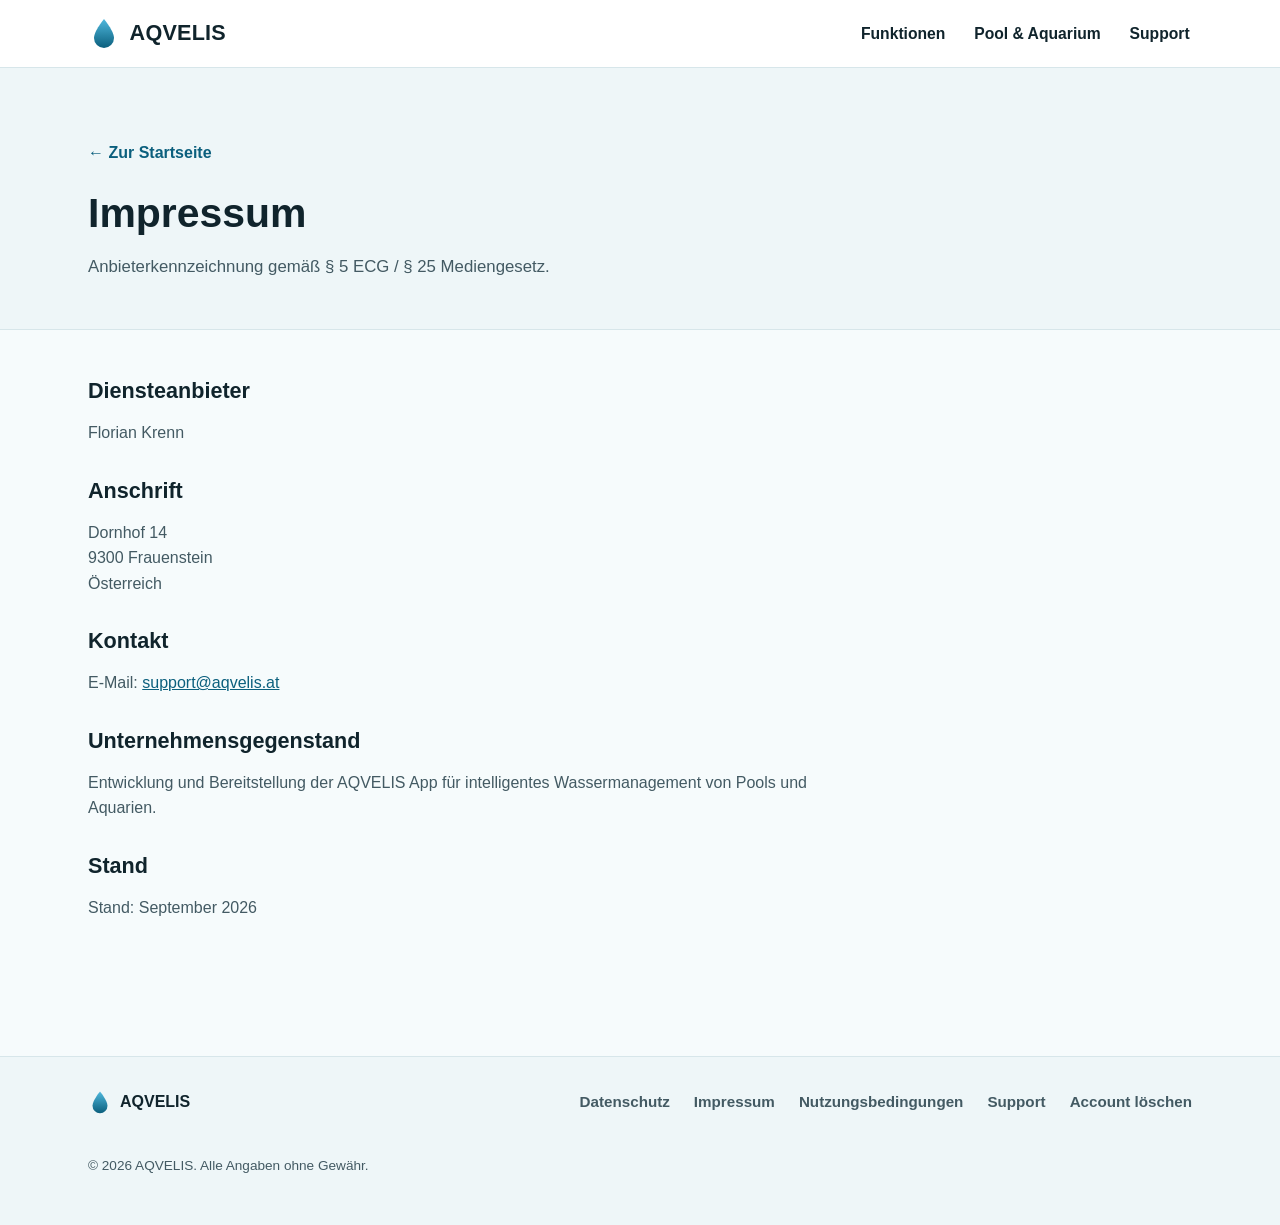
<file: impressum.html>
<!DOCTYPE html>
<html lang="de">
<head>
  <meta charset="UTF-8">
  <meta name="viewport" content="width=device-width, initial-scale=1">
  <title>Impressum – AQVELIS</title>
  <meta name="description" content="Impressum / Anbieterkennzeichnung für AQVELIS.">
  <link rel="icon" type="image/svg+xml" href="assets/img/favicon.svg">
  <link rel="stylesheet" href="assets/css/style.css">
</head>
<body>
  <a class="skip-link" href="#main">Zum Inhalt springen</a>

  <header class="site-header">
    <div class="container">
      <a class="brand" href="index.html">
        <svg class="brand-mark" viewBox="0 0 64 64" aria-hidden="true">
          <path d="M32 4 C32 4 12 28 12 42 a20 20 0 0 0 40 0 C52 28 32 4 32 4 Z" fill="url(#g1)"/>
          <defs>
            <linearGradient id="g1" x1="0" y1="0" x2="0" y2="1">
              <stop offset="0%" stop-color="#4fb8dd"/>
              <stop offset="100%" stop-color="#0b5f7d"/>
            </linearGradient>
          </defs>
        </svg>
        AQVELIS
      </a>
      <nav class="main-nav" aria-label="Hauptnavigation">
        <ul>
          <li><a href="index.html#funktionen">Funktionen</a></li>
          <li><a href="index.html#pool-aquarium">Pool &amp; Aquarium</a></li>
          <li><a href="support.html">Support</a></li>
        </ul>
      </nav>
    </div>
  </header>

  <main id="main">
    <div class="page-header">
      <div class="container">
        <a class="back-link" href="index.html">← Zur Startseite</a>
        <h1>Impressum</h1>
        <p class="lead">Anbieterkennzeichnung gemäß § 5 ECG / § 25 Mediengesetz.</p>
      </div>
    </div>

    <div class="container">
      <div class="prose">
        <h2>Diensteanbieter</h2>
        <p>
          Florian Krenn
        </p>

        <h2>Anschrift</h2>
        <p>
          Dornhof 14<br>
          9300 Frauenstein<br>
          Österreich
        </p>

        <h2>Kontakt</h2>
        <p>
          E-Mail: <a href="mailto:support@aqvelis.at">support@aqvelis.at</a>
        </p>

        <h2>Unternehmensgegenstand</h2>
        <p>
          Entwicklung und Bereitstellung der AQVELIS App für intelligentes
          Wassermanagement von Pools und Aquarien.
        </p>

        <h2>Stand</h2>
        <p>Stand: September 2026</p>
      </div>
    </div>
  </main>

  <footer class="site-footer">
    <div class="container">
      <div class="footer-brand">
        <svg class="brand-mark" viewBox="0 0 64 64" aria-hidden="true">
          <path d="M32 4 C32 4 12 28 12 42 a20 20 0 0 0 40 0 C52 28 32 4 32 4 Z" fill="url(#g2)"/>
          <defs>
            <linearGradient id="g2" x1="0" y1="0" x2="0" y2="1">
              <stop offset="0%" stop-color="#4fb8dd"/>
              <stop offset="100%" stop-color="#0b5f7d"/>
            </linearGradient>
          </defs>
        </svg>
        AQVELIS
      </div>
      <nav class="footer-nav" aria-label="Rechtliches">
        <ul>
          <li><a href="datenschutz.html">Datenschutz</a></li>
          <li><a href="impressum.html">Impressum</a></li>
          <li><a href="nutzungsbedingungen.html">Nutzungsbedingungen</a></li>
          <li><a href="support.html">Support</a></li>
          <li><a href="account-loeschen.html">Account löschen</a></li>
        </ul>
      </nav>
      <p class="footer-meta">© 2026 AQVELIS. Alle Angaben ohne Gewähr.</p>
    </div>
  </footer>
</body>
</html>
</file>
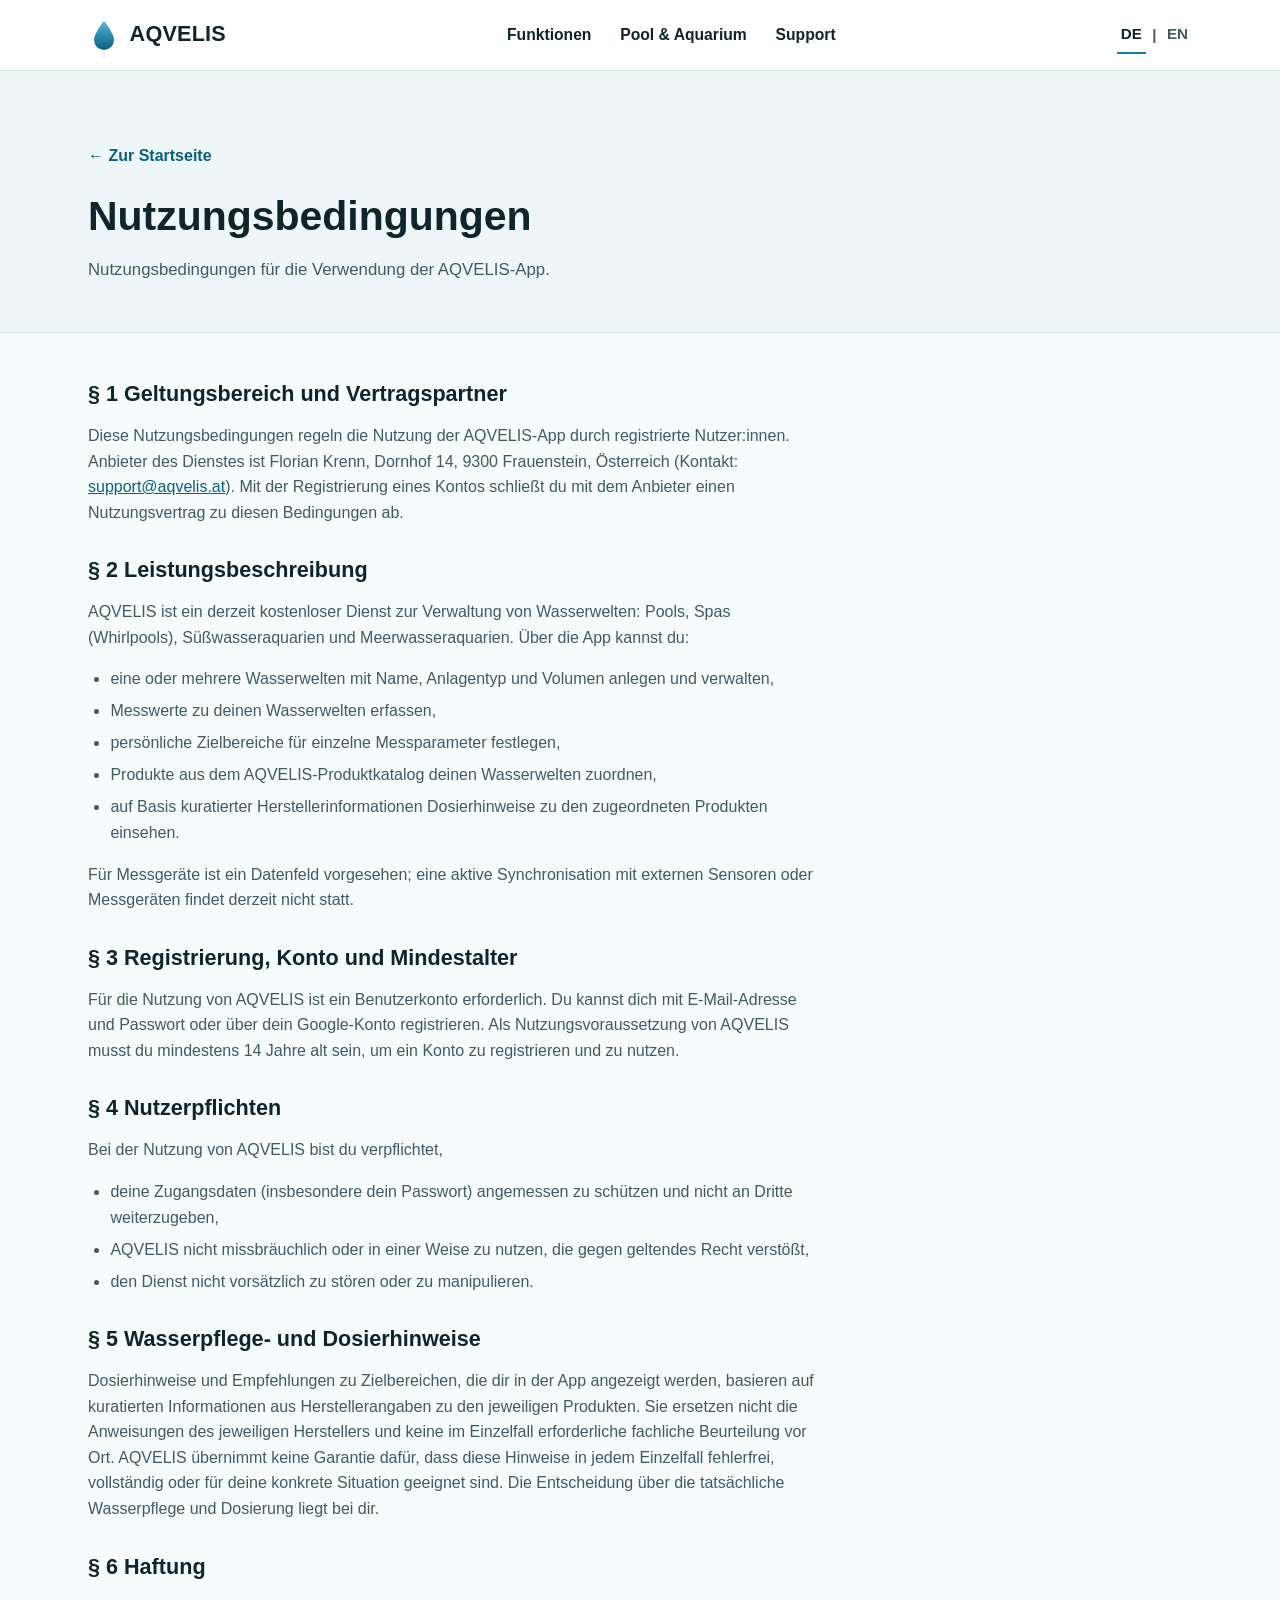
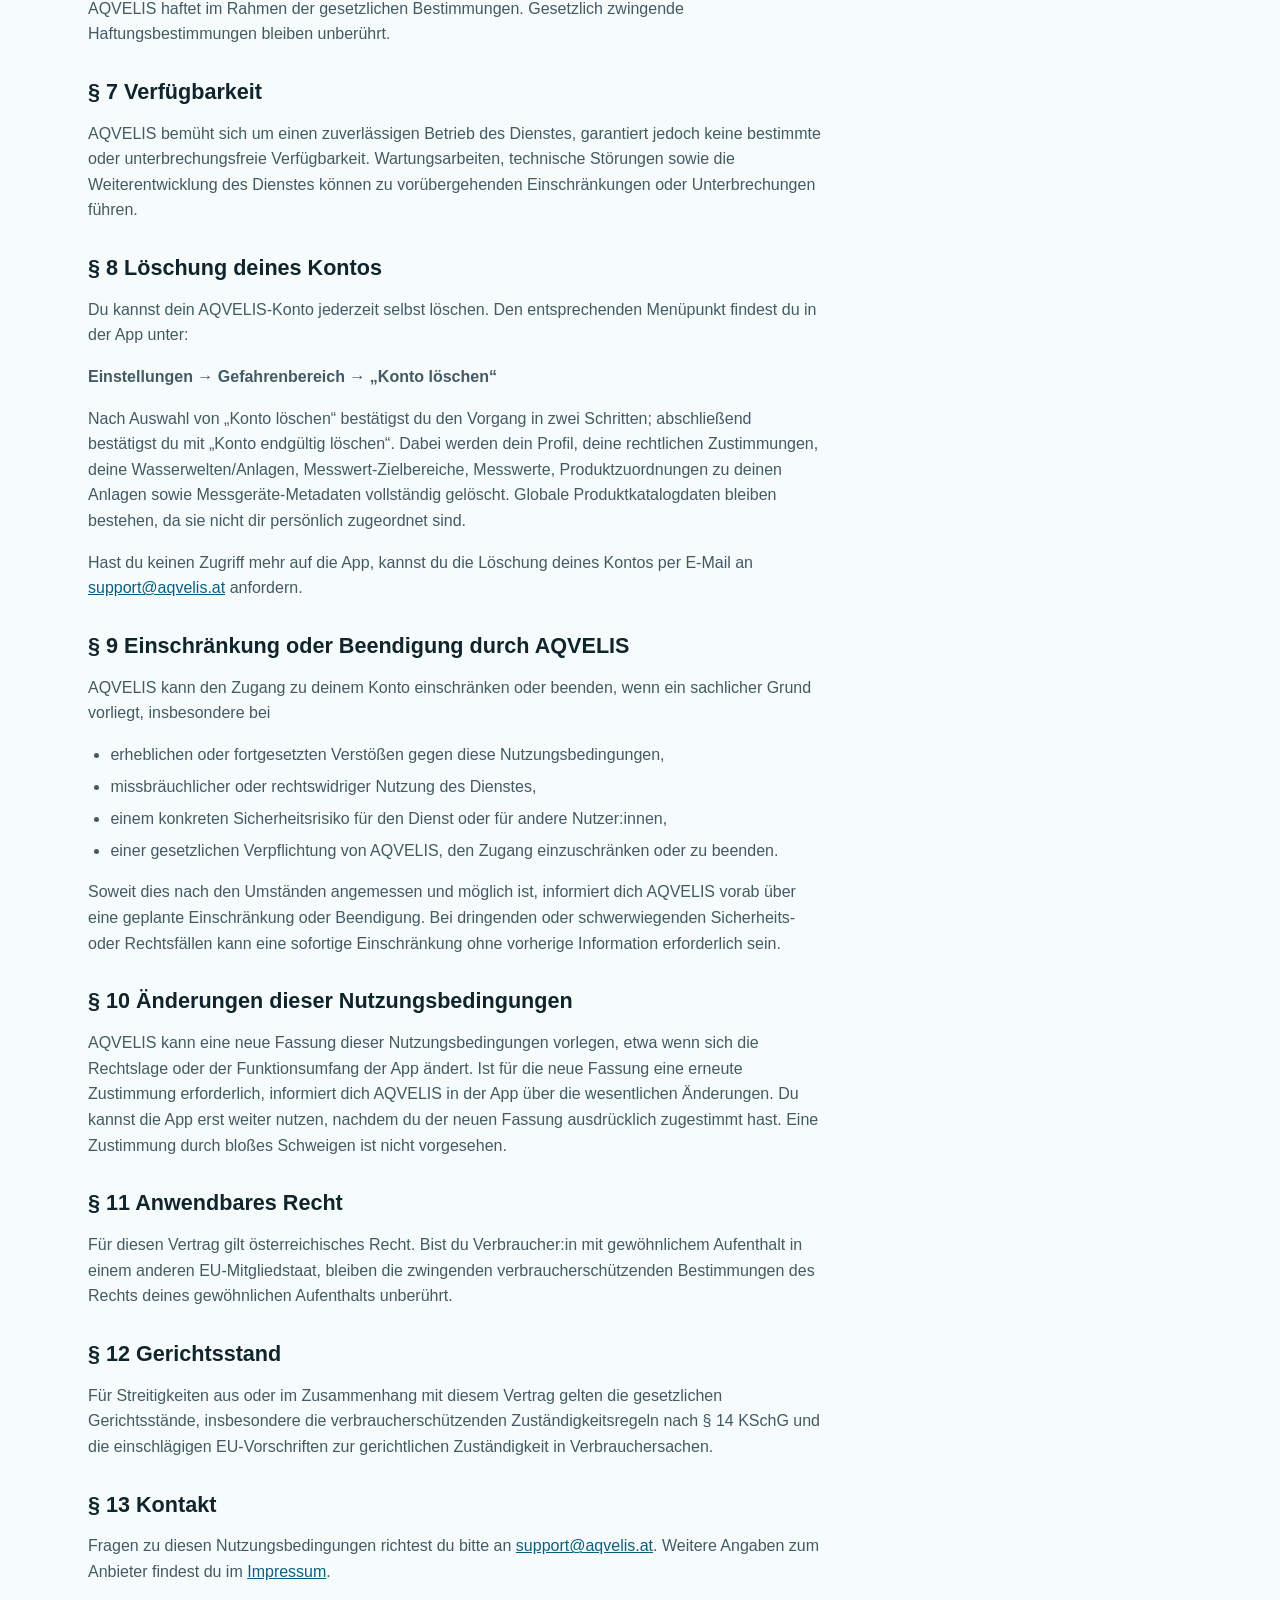
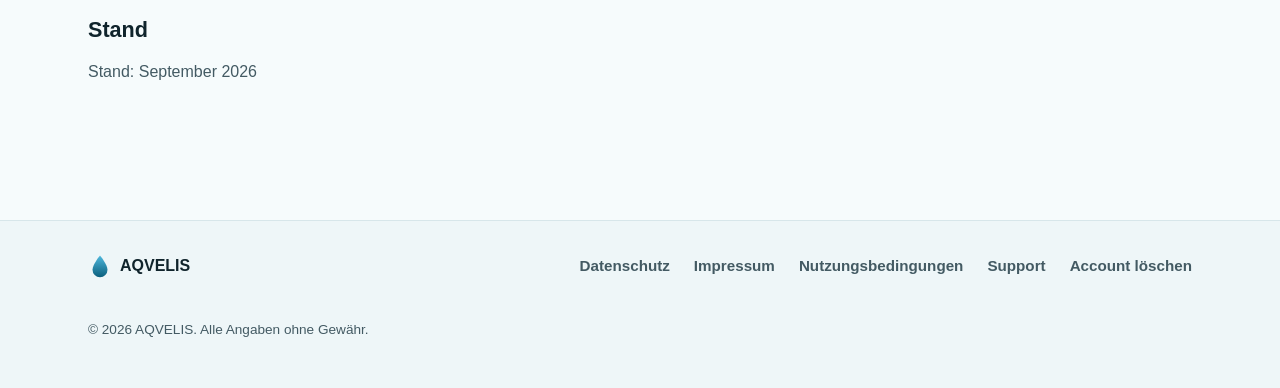
<file: nutzungsbedingungen.html>
<!DOCTYPE html>
<html lang="de">
<head>
  <meta charset="UTF-8">
  <meta name="viewport" content="width=device-width, initial-scale=1">
  <title>Nutzungsbedingungen | AQVELIS</title>
  <meta name="description" content="Nutzungsbedingungen für die Verwendung der AQVELIS-App.">
  <link rel="canonical" href="https://aqvelis.at/nutzungsbedingungen.html">
  <link rel="alternate" hreflang="de" href="https://aqvelis.at/nutzungsbedingungen.html">
  <link rel="alternate" hreflang="en" href="https://aqvelis.at/en/terms.html">
  <link rel="alternate" hreflang="x-default" href="https://aqvelis.at/nutzungsbedingungen.html">
  <link rel="icon" type="image/svg+xml" href="assets/img/favicon.svg">
  <link rel="stylesheet" href="assets/css/style.css">
</head>
<body>
  <a class="skip-link" href="#main">Zum Inhalt springen</a>

  <header class="site-header">
    <div class="container">
      <a class="brand" href="index.html">
        <svg class="brand-mark" viewBox="0 0 64 64" aria-hidden="true">
          <path d="M32 4 C32 4 12 28 12 42 a20 20 0 0 0 40 0 C52 28 32 4 32 4 Z" fill="url(#g1)"/>
          <defs>
            <linearGradient id="g1" x1="0" y1="0" x2="0" y2="1">
              <stop offset="0%" stop-color="#4fb8dd"/>
              <stop offset="100%" stop-color="#0b5f7d"/>
            </linearGradient>
          </defs>
        </svg>
        AQVELIS
      </a>
      <nav class="main-nav" aria-label="Hauptnavigation">
        <ul>
          <li><a href="index.html#funktionen">Funktionen</a></li>
          <li><a href="index.html#pool-aquarium">Pool &amp; Aquarium</a></li>
          <li><a href="support.html">Support</a></li>
        </ul>
      </nav>
      <nav class="lang-switch" aria-label="Sprache">
        <a href="nutzungsbedingungen.html" lang="de" hreflang="de" aria-current="page">DE</a>
        <span class="lang-sep" aria-hidden="true">|</span>
        <a href="en/terms.html" lang="en" hreflang="en">EN</a>
      </nav>
    </div>
  </header>

  <main id="main">
    <div class="page-header">
      <div class="container">
        <a class="back-link" href="index.html">← Zur Startseite</a>
        <h1>Nutzungsbedingungen</h1>
        <p class="lead">Nutzungsbedingungen für die Verwendung der AQVELIS-App.</p>
      </div>
    </div>

    <div class="container">
      <div class="prose">
        <h2>§ 1 Geltungsbereich und Vertragspartner</h2>
        <p>
          Diese Nutzungsbedingungen regeln die Nutzung der AQVELIS-App durch
          registrierte Nutzer:innen. Anbieter des Dienstes ist Florian Krenn,
          Dornhof 14, 9300 Frauenstein, Österreich (Kontakt:
          <a href="mailto:support@aqvelis.at">support@aqvelis.at</a>). Mit der
          Registrierung eines Kontos schließt du mit dem Anbieter einen
          Nutzungsvertrag zu diesen Bedingungen ab.
        </p>

        <h2>§ 2 Leistungsbeschreibung</h2>
        <p>
          AQVELIS ist ein derzeit kostenloser Dienst zur Verwaltung von
          Wasserwelten: Pools, Spas (Whirlpools), Süßwasseraquarien und
          Meerwasseraquarien. Über die App kannst du:
        </p>
        <ul>
          <li>eine oder mehrere Wasserwelten mit Name, Anlagentyp und Volumen
            anlegen und verwalten,</li>
          <li>Messwerte zu deinen Wasserwelten erfassen,</li>
          <li>persönliche Zielbereiche für einzelne Messparameter festlegen,</li>
          <li>Produkte aus dem AQVELIS-Produktkatalog deinen Wasserwelten
            zuordnen,</li>
          <li>auf Basis kuratierter Herstellerinformationen Dosierhinweise zu
            den zugeordneten Produkten einsehen.</li>
        </ul>
        <p>
          Für Messgeräte ist ein Datenfeld vorgesehen; eine aktive
          Synchronisation mit externen Sensoren oder Messgeräten findet
          derzeit nicht statt.
        </p>

        <h2>§ 3 Registrierung, Konto und Mindestalter</h2>
        <p>
          Für die Nutzung von AQVELIS ist ein Benutzerkonto erforderlich. Du
          kannst dich mit E-Mail-Adresse und Passwort oder über dein
          Google-Konto registrieren. Als Nutzungsvoraussetzung von AQVELIS
          musst du mindestens 14 Jahre alt sein, um ein Konto zu registrieren
          und zu nutzen.
        </p>

        <h2>§ 4 Nutzerpflichten</h2>
        <p>Bei der Nutzung von AQVELIS bist du verpflichtet,</p>
        <ul>
          <li>deine Zugangsdaten (insbesondere dein Passwort) angemessen zu
            schützen und nicht an Dritte weiterzugeben,</li>
          <li>AQVELIS nicht missbräuchlich oder in einer Weise zu nutzen, die
            gegen geltendes Recht verstößt,</li>
          <li>den Dienst nicht vorsätzlich zu stören oder zu manipulieren.</li>
        </ul>

        <h2>§ 5 Wasserpflege- und Dosierhinweise</h2>
        <p>
          Dosierhinweise und Empfehlungen zu Zielbereichen, die dir in der
          App angezeigt werden, basieren auf kuratierten Informationen aus
          Herstellerangaben zu den jeweiligen Produkten. Sie ersetzen nicht
          die Anweisungen des jeweiligen Herstellers und keine im Einzelfall
          erforderliche fachliche Beurteilung vor Ort. AQVELIS übernimmt
          keine Garantie dafür, dass diese Hinweise in jedem Einzelfall
          fehlerfrei, vollständig oder für deine konkrete Situation geeignet
          sind. Die Entscheidung über die tatsächliche Wasserpflege und
          Dosierung liegt bei dir.
        </p>

        <h2>§ 6 Haftung</h2>
        <p>
          AQVELIS haftet im Rahmen der gesetzlichen Bestimmungen. Gesetzlich
          zwingende Haftungsbestimmungen bleiben unberührt.
        </p>

        <h2>§ 7 Verfügbarkeit</h2>
        <p>
          AQVELIS bemüht sich um einen zuverlässigen Betrieb des Dienstes,
          garantiert jedoch keine bestimmte oder unterbrechungsfreie
          Verfügbarkeit. Wartungsarbeiten, technische Störungen sowie die
          Weiterentwicklung des Dienstes können zu vorübergehenden
          Einschränkungen oder Unterbrechungen führen.
        </p>

        <h2>§ 8 Löschung deines Kontos</h2>
        <p>
          Du kannst dein AQVELIS-Konto jederzeit selbst löschen. Den
          entsprechenden Menüpunkt findest du in der App unter:
        </p>
        <p><strong>Einstellungen → Gefahrenbereich → „Konto löschen“</strong></p>
        <p>
          Nach Auswahl von „Konto löschen“ bestätigst du den Vorgang in zwei
          Schritten; abschließend bestätigst du mit „Konto endgültig
          löschen“. Dabei werden dein Profil, deine rechtlichen
          Zustimmungen, deine Wasserwelten/Anlagen, Messwert-Zielbereiche,
          Messwerte, Produktzuordnungen zu deinen Anlagen sowie
          Messgeräte-Metadaten vollständig gelöscht. Globale
          Produktkatalogdaten bleiben bestehen, da sie nicht dir persönlich
          zugeordnet sind.
        </p>
        <p>
          Hast du keinen Zugriff mehr auf die App, kannst du die Löschung
          deines Kontos per E-Mail an
          <a href="mailto:support@aqvelis.at">support@aqvelis.at</a>
          anfordern.
        </p>

        <h2>§ 9 Einschränkung oder Beendigung durch AQVELIS</h2>
        <p>
          AQVELIS kann den Zugang zu deinem Konto einschränken oder beenden,
          wenn ein sachlicher Grund vorliegt, insbesondere bei
        </p>
        <ul>
          <li>erheblichen oder fortgesetzten Verstößen gegen diese
            Nutzungsbedingungen,</li>
          <li>missbräuchlicher oder rechtswidriger Nutzung des Dienstes,</li>
          <li>einem konkreten Sicherheitsrisiko für den Dienst oder für
            andere Nutzer:innen,</li>
          <li>einer gesetzlichen Verpflichtung von AQVELIS, den Zugang
            einzuschränken oder zu beenden.</li>
        </ul>
        <p>
          Soweit dies nach den Umständen angemessen und möglich ist,
          informiert dich AQVELIS vorab über eine geplante Einschränkung
          oder Beendigung. Bei dringenden oder schwerwiegenden Sicherheits-
          oder Rechtsfällen kann eine sofortige Einschränkung ohne vorherige
          Information erforderlich sein.
        </p>

        <h2>§ 10 Änderungen dieser Nutzungsbedingungen</h2>
        <p>
          AQVELIS kann eine neue Fassung dieser Nutzungsbedingungen
          vorlegen, etwa wenn sich die Rechtslage oder der Funktionsumfang
          der App ändert. Ist für die neue Fassung eine erneute Zustimmung
          erforderlich, informiert dich AQVELIS in der App über die
          wesentlichen Änderungen. Du kannst die App erst weiter nutzen,
          nachdem du der neuen Fassung ausdrücklich zugestimmt hast. Eine
          Zustimmung durch bloßes Schweigen ist nicht vorgesehen.
        </p>

        <h2>§ 11 Anwendbares Recht</h2>
        <p>
          Für diesen Vertrag gilt österreichisches Recht. Bist du
          Verbraucher:in mit gewöhnlichem Aufenthalt in einem anderen
          EU-Mitgliedstaat, bleiben die zwingenden verbraucherschützenden
          Bestimmungen des Rechts deines gewöhnlichen Aufenthalts unberührt.
        </p>

        <h2>§ 12 Gerichtsstand</h2>
        <p>
          Für Streitigkeiten aus oder im Zusammenhang mit diesem Vertrag
          gelten die gesetzlichen Gerichtsstände, insbesondere die
          verbraucherschützenden Zuständigkeitsregeln nach § 14 KSchG und
          die einschlägigen EU-Vorschriften zur gerichtlichen Zuständigkeit
          in Verbrauchersachen.
        </p>

        <h2>§ 13 Kontakt</h2>
        <p>
          Fragen zu diesen Nutzungsbedingungen richtest du bitte an
          <a href="mailto:support@aqvelis.at">support@aqvelis.at</a>. Weitere
          Angaben zum Anbieter findest du im
          <a href="impressum.html">Impressum</a>.
        </p>

        <h2>Stand</h2>
        <p>Stand: September 2026</p>
      </div>
    </div>
  </main>

  <footer class="site-footer">
    <div class="container">
      <div class="footer-brand">
        <svg class="brand-mark" viewBox="0 0 64 64" aria-hidden="true">
          <path d="M32 4 C32 4 12 28 12 42 a20 20 0 0 0 40 0 C52 28 32 4 32 4 Z" fill="url(#g2)"/>
          <defs>
            <linearGradient id="g2" x1="0" y1="0" x2="0" y2="1">
              <stop offset="0%" stop-color="#4fb8dd"/>
              <stop offset="100%" stop-color="#0b5f7d"/>
            </linearGradient>
          </defs>
        </svg>
        AQVELIS
      </div>
      <nav class="footer-nav" aria-label="Rechtliches">
        <ul>
          <li><a href="datenschutz.html">Datenschutz</a></li>
          <li><a href="impressum.html">Impressum</a></li>
          <li><a href="nutzungsbedingungen.html">Nutzungsbedingungen</a></li>
          <li><a href="support.html">Support</a></li>
          <li><a href="account-loeschen.html">Account löschen</a></li>
        </ul>
      </nav>
      <p class="footer-meta">© 2026 AQVELIS. Alle Angaben ohne Gewähr.</p>
    </div>
  </footer>
</body>
</html>
</file>
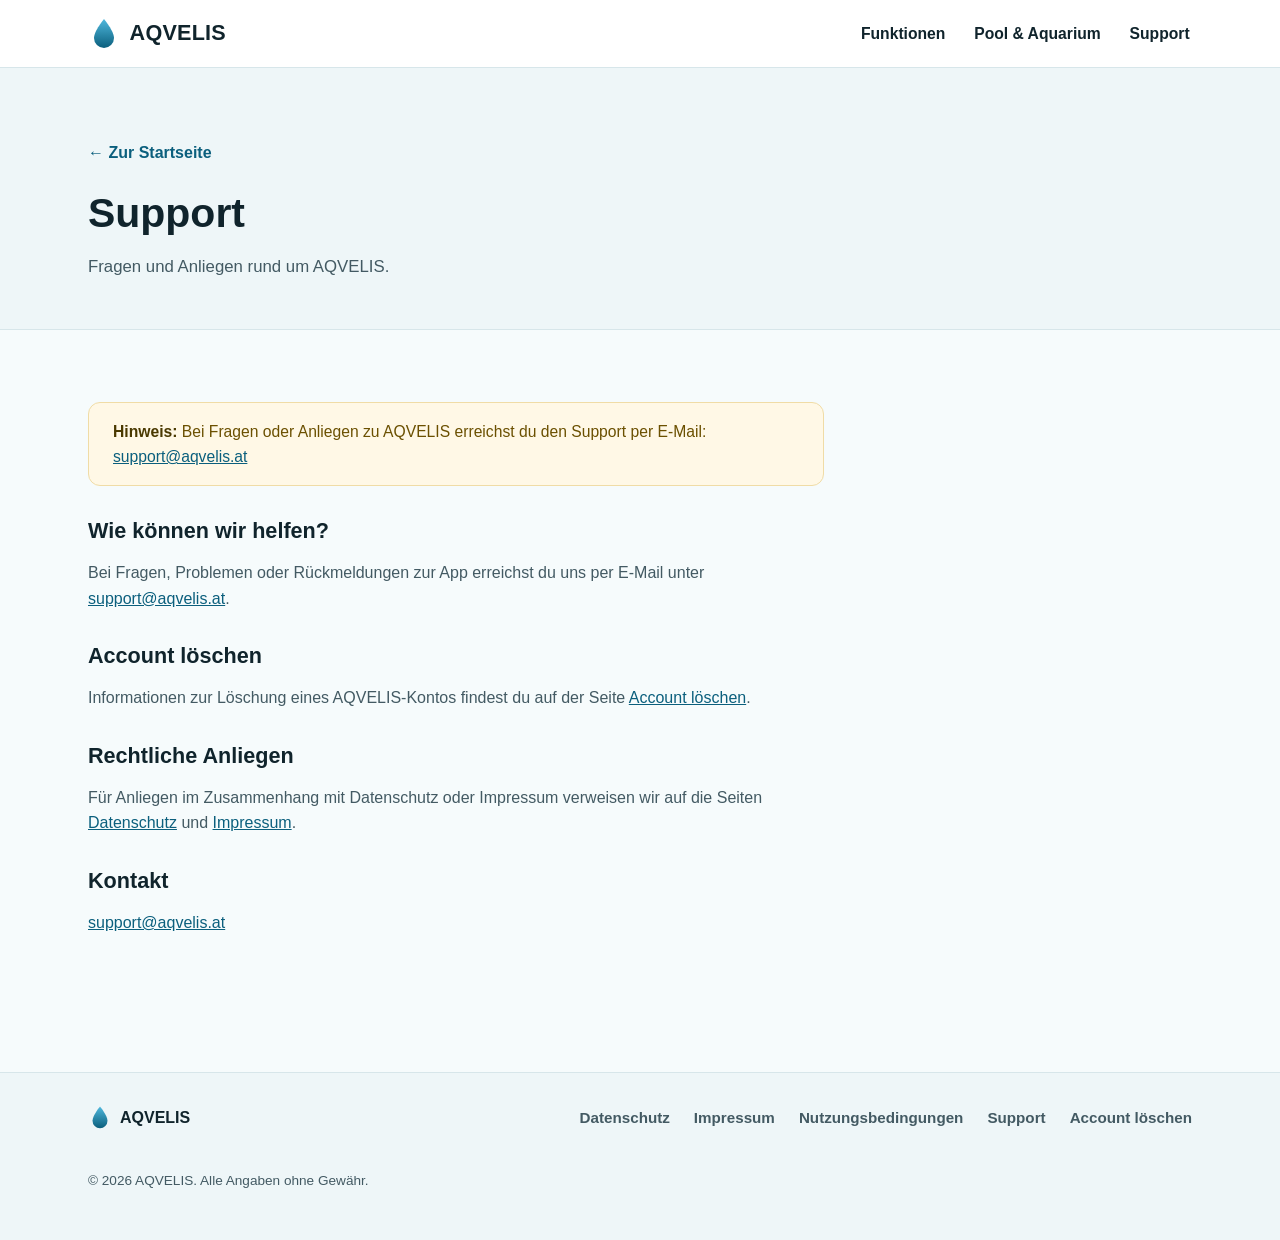
<file: support.html>
<!DOCTYPE html>
<html lang="de">
<head>
  <meta charset="UTF-8">
  <meta name="viewport" content="width=device-width, initial-scale=1">
  <title>Support – AQVELIS</title>
  <meta name="description" content="Support und Kontaktmöglichkeiten für AQVELIS.">
  <link rel="icon" type="image/svg+xml" href="assets/img/favicon.svg">
  <link rel="stylesheet" href="assets/css/style.css">
</head>
<body>
  <a class="skip-link" href="#main">Zum Inhalt springen</a>

  <header class="site-header">
    <div class="container">
      <a class="brand" href="index.html">
        <svg class="brand-mark" viewBox="0 0 64 64" aria-hidden="true">
          <path d="M32 4 C32 4 12 28 12 42 a20 20 0 0 0 40 0 C52 28 32 4 32 4 Z" fill="url(#g1)"/>
          <defs>
            <linearGradient id="g1" x1="0" y1="0" x2="0" y2="1">
              <stop offset="0%" stop-color="#4fb8dd"/>
              <stop offset="100%" stop-color="#0b5f7d"/>
            </linearGradient>
          </defs>
        </svg>
        AQVELIS
      </a>
      <nav class="main-nav" aria-label="Hauptnavigation">
        <ul>
          <li><a href="index.html#funktionen">Funktionen</a></li>
          <li><a href="index.html#pool-aquarium">Pool &amp; Aquarium</a></li>
          <li><a href="support.html">Support</a></li>
        </ul>
      </nav>
    </div>
  </header>

  <main id="main">
    <div class="page-header">
      <div class="container">
        <a class="back-link" href="index.html">← Zur Startseite</a>
        <h1>Support</h1>
        <p class="lead">Fragen und Anliegen rund um AQVELIS.</p>
      </div>
    </div>

    <div class="container">
      <div class="prose">
        <div class="notice-box">
          <strong>Hinweis:</strong> Bei Fragen oder Anliegen zu AQVELIS
          erreichst du den Support per E-Mail:
          <a href="mailto:support@aqvelis.at">support@aqvelis.at</a>
        </div>

        <h2>Wie können wir helfen?</h2>
        <p>
          Bei Fragen, Problemen oder Rückmeldungen zur App erreichst du uns
          per E-Mail unter
          <a href="mailto:support@aqvelis.at">support@aqvelis.at</a>.
        </p>

        <h2>Account löschen</h2>
        <p>
          Informationen zur Löschung eines AQVELIS-Kontos findest du auf der Seite
          <a href="account-loeschen.html">Account löschen</a>.
        </p>

        <h2>Rechtliche Anliegen</h2>
        <p>
          Für Anliegen im Zusammenhang mit Datenschutz oder Impressum verweisen wir
          auf die Seiten <a href="datenschutz.html">Datenschutz</a> und
          <a href="impressum.html">Impressum</a>.
        </p>

        <h2>Kontakt</h2>
        <p>
          <a href="mailto:support@aqvelis.at">support@aqvelis.at</a>
        </p>
      </div>
    </div>
  </main>

  <footer class="site-footer">
    <div class="container">
      <div class="footer-brand">
        <svg class="brand-mark" viewBox="0 0 64 64" aria-hidden="true">
          <path d="M32 4 C32 4 12 28 12 42 a20 20 0 0 0 40 0 C52 28 32 4 32 4 Z" fill="url(#g2)"/>
          <defs>
            <linearGradient id="g2" x1="0" y1="0" x2="0" y2="1">
              <stop offset="0%" stop-color="#4fb8dd"/>
              <stop offset="100%" stop-color="#0b5f7d"/>
            </linearGradient>
          </defs>
        </svg>
        AQVELIS
      </div>
      <nav class="footer-nav" aria-label="Rechtliches">
        <ul>
          <li><a href="datenschutz.html">Datenschutz</a></li>
          <li><a href="impressum.html">Impressum</a></li>
          <li><a href="nutzungsbedingungen.html">Nutzungsbedingungen</a></li>
          <li><a href="support.html">Support</a></li>
          <li><a href="account-loeschen.html">Account löschen</a></li>
        </ul>
      </nav>
      <p class="footer-meta">© 2026 AQVELIS. Alle Angaben ohne Gewähr.</p>
    </div>
  </footer>
</body>
</html>
</file>
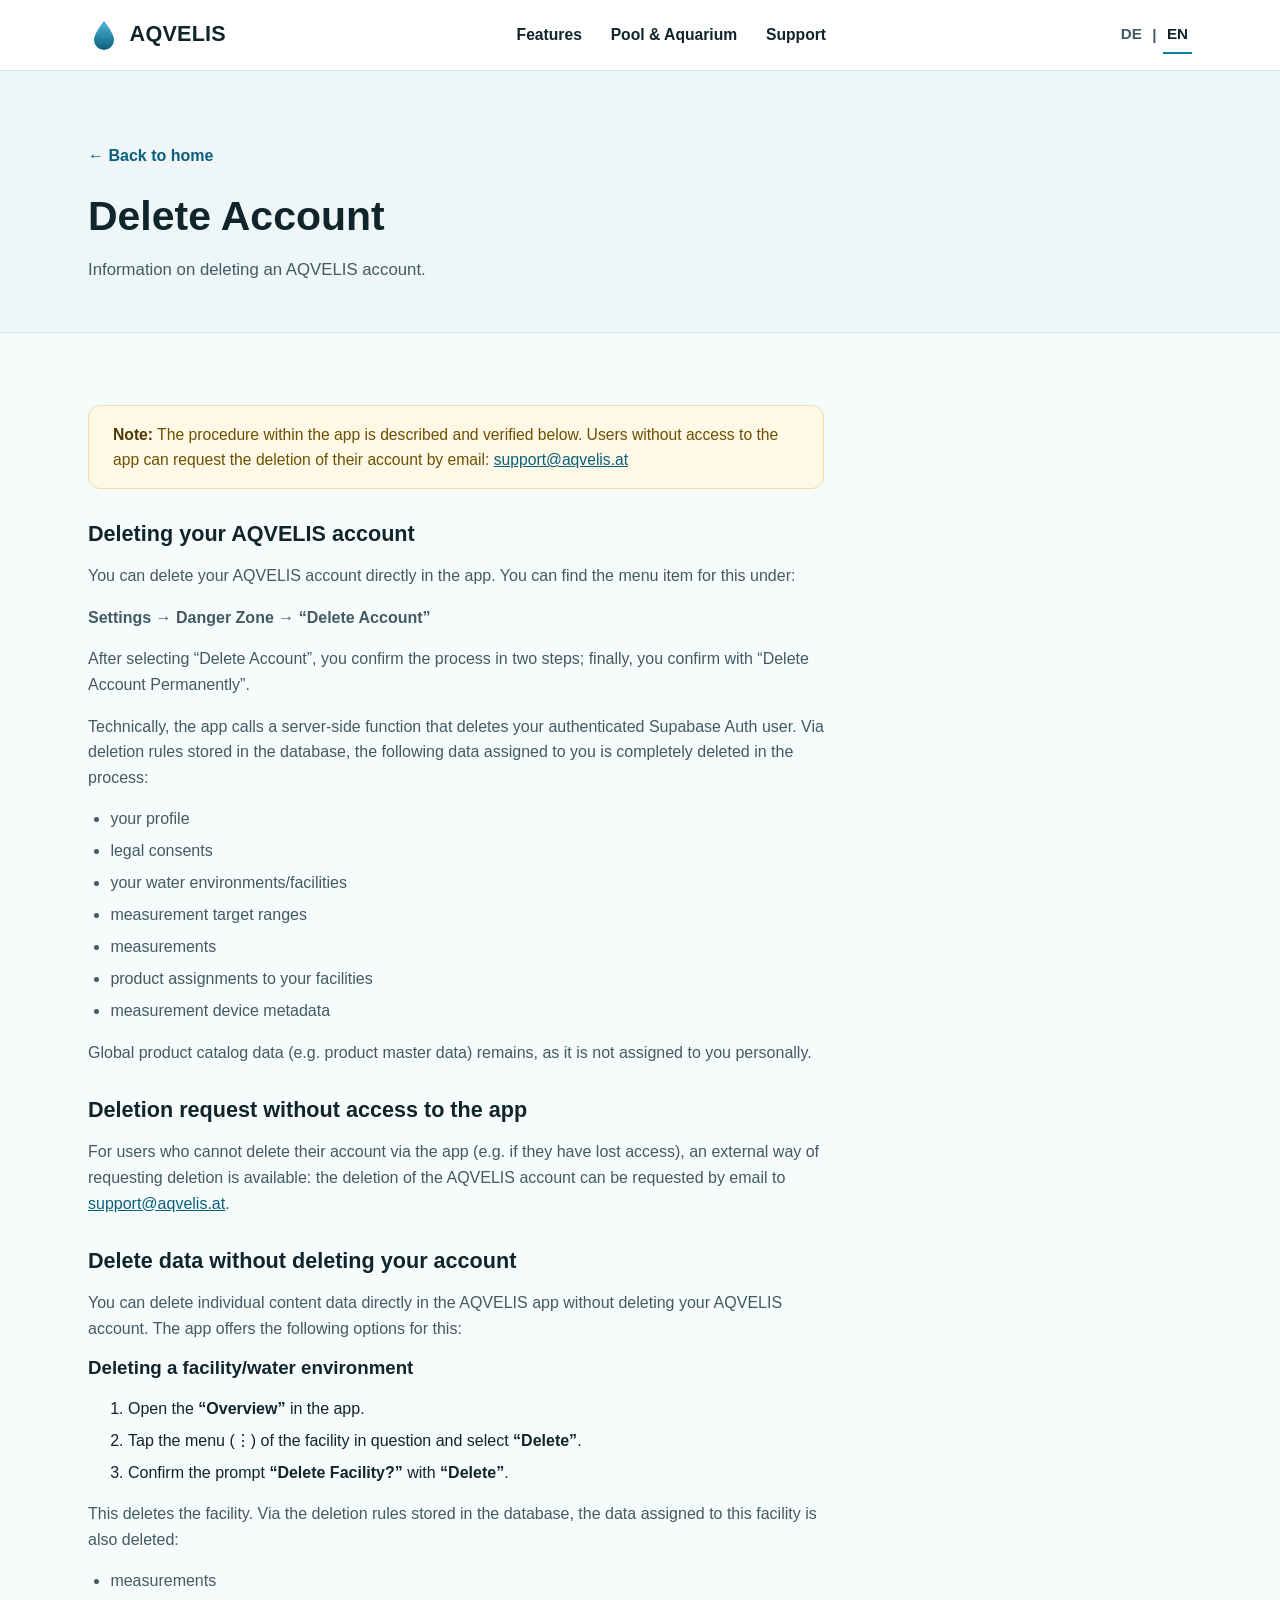
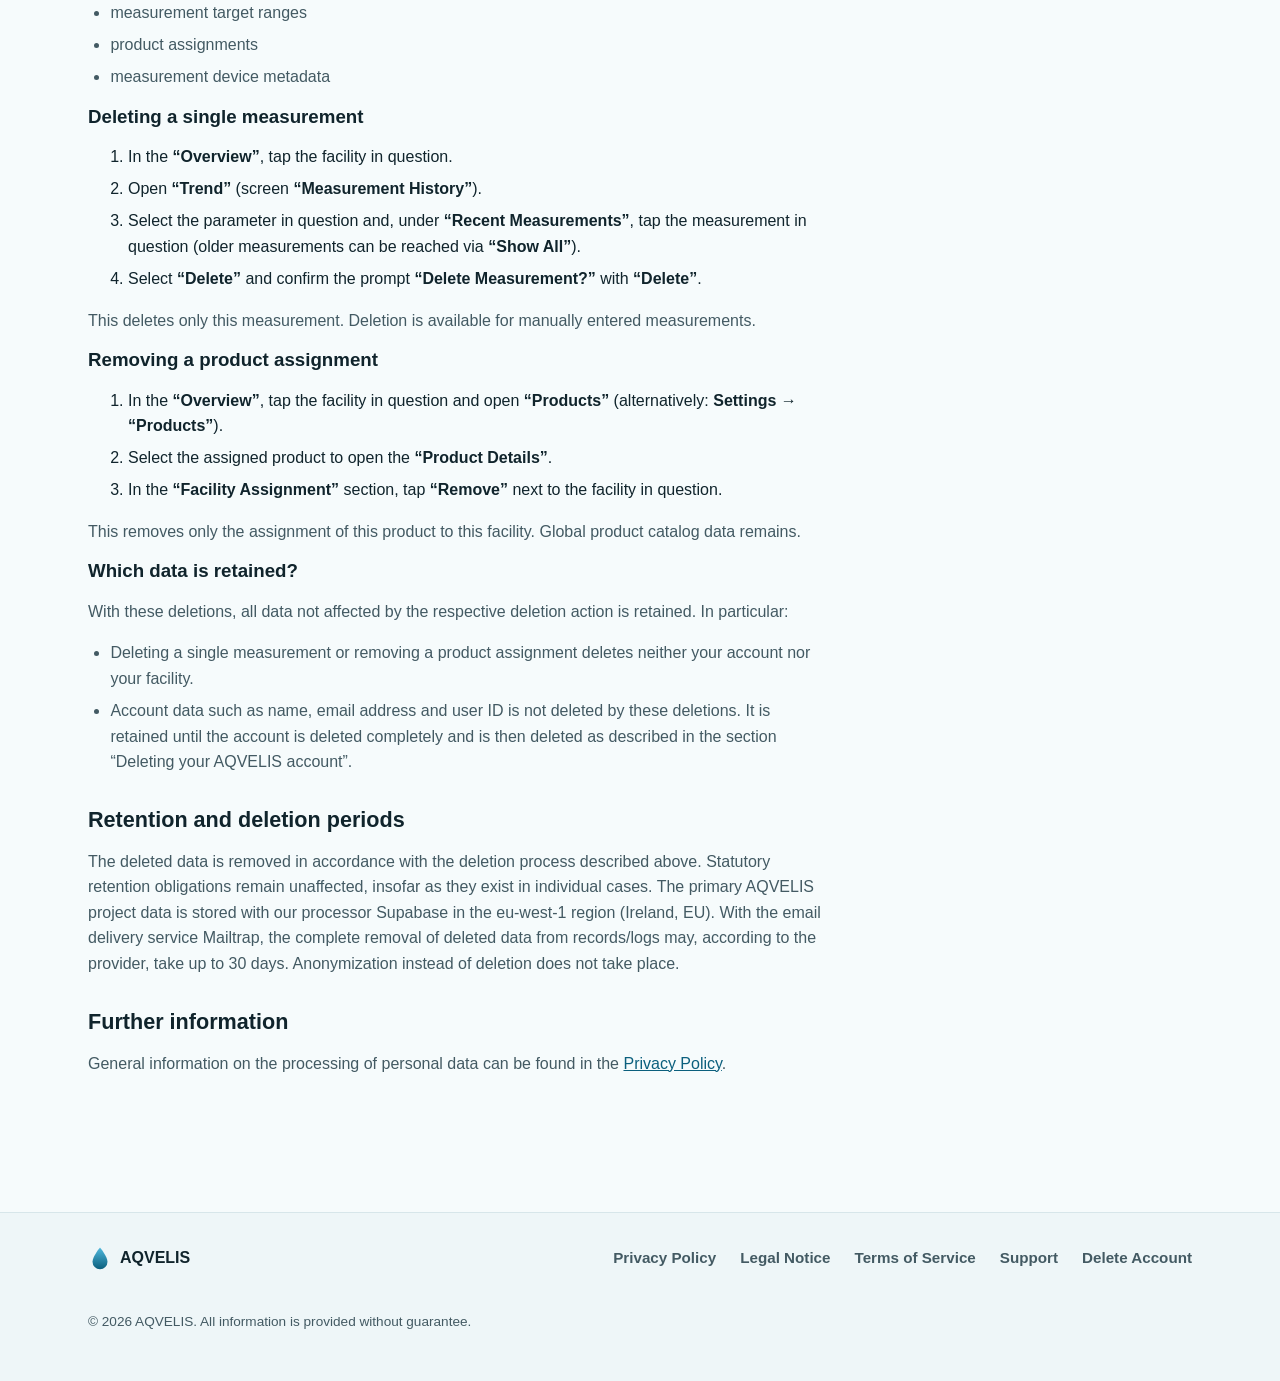
<file: en/account-deletion.html>
<!DOCTYPE html>
<html lang="en">
<head>
  <meta charset="UTF-8">
  <meta name="viewport" content="width=device-width, initial-scale=1">
  <title>Delete Account – AQVELIS</title>
  <meta name="description" content="Information on deleting an AQVELIS account.">
  <link rel="canonical" href="https://aqvelis.at/en/account-deletion.html">
  <link rel="alternate" hreflang="de" href="https://aqvelis.at/account-loeschen.html">
  <link rel="alternate" hreflang="en" href="https://aqvelis.at/en/account-deletion.html">
  <link rel="alternate" hreflang="x-default" href="https://aqvelis.at/account-loeschen.html">
  <link rel="icon" type="image/svg+xml" href="../assets/img/favicon.svg">
  <link rel="stylesheet" href="../assets/css/style.css">
</head>
<body>
  <a class="skip-link" href="#main">Skip to content</a>

  <header class="site-header">
    <div class="container">
      <a class="brand" href="index.html">
        <svg class="brand-mark" viewBox="0 0 64 64" aria-hidden="true">
          <path d="M32 4 C32 4 12 28 12 42 a20 20 0 0 0 40 0 C52 28 32 4 32 4 Z" fill="url(#g1)"/>
          <defs>
            <linearGradient id="g1" x1="0" y1="0" x2="0" y2="1">
              <stop offset="0%" stop-color="#4fb8dd"/>
              <stop offset="100%" stop-color="#0b5f7d"/>
            </linearGradient>
          </defs>
        </svg>
        AQVELIS
      </a>
      <nav class="main-nav" aria-label="Main navigation">
        <ul>
          <li><a href="index.html#features">Features</a></li>
          <li><a href="index.html#pool-aquarium">Pool &amp; Aquarium</a></li>
          <li><a href="support.html">Support</a></li>
        </ul>
      </nav>
      <nav class="lang-switch" aria-label="Language">
        <a href="../account-loeschen.html" lang="de" hreflang="de">DE</a>
        <span class="lang-sep" aria-hidden="true">|</span>
        <a href="account-deletion.html" lang="en" hreflang="en" aria-current="page">EN</a>
      </nav>
    </div>
  </header>

  <main id="main">
    <div class="page-header">
      <div class="container">
        <a class="back-link" href="index.html">← Back to home</a>
        <h1>Delete Account</h1>
        <p class="lead">Information on deleting an AQVELIS account.</p>
      </div>
    </div>

    <div class="container">
      <div class="prose">
        <div class="notice-box">
          <strong>Note:</strong> The procedure within the app is described and
          verified below. Users without access to the app can request the
          deletion of their account by email:
          <a href="mailto:support@aqvelis.at">support@aqvelis.at</a>
        </div>

        <h2>Deleting your AQVELIS account</h2>
        <p>
          You can delete your AQVELIS account directly in the app. You can
          find the menu item for this under:
        </p>
        <p><strong>Settings → Danger Zone → “Delete Account”</strong></p>
        <p>
          After selecting “Delete Account”, you confirm the process in two
          steps; finally, you confirm with “Delete Account Permanently”.
        </p>
        <p>
          Technically, the app calls a server-side function that deletes your
          authenticated Supabase Auth user. Via deletion rules stored in the
          database, the following data assigned to you is completely deleted
          in the process:
        </p>
        <ul>
          <li>your profile</li>
          <li>legal consents</li>
          <li>your water environments/facilities</li>
          <li>measurement target ranges</li>
          <li>measurements</li>
          <li>product assignments to your facilities</li>
          <li>measurement device metadata</li>
        </ul>
        <p>
          Global product catalog data (e.g. product master data) remains, as
          it is not assigned to you personally.
        </p>

        <h2>Deletion request without access to the app</h2>
        <p>
          For users who cannot delete their account via the app (e.g. if they
          have lost access), an external way of requesting deletion is
          available: the deletion of the AQVELIS account can be requested by
          email to
          <a href="mailto:support@aqvelis.at">support@aqvelis.at</a>.
        </p>

        <h2 id="delete-data">Delete data without deleting your account</h2>
        <p>
          You can delete individual content data directly in the AQVELIS app
          without deleting your AQVELIS account. The app offers the following
          options for this:
        </p>

        <h3>Deleting a facility/water environment</h3>
        <ol>
          <li>Open the <strong>“Overview”</strong> in the app.</li>
          <li>Tap the menu (⋮) of the facility in question and select
            <strong>“Delete”</strong>.</li>
          <li>Confirm the prompt <strong>“Delete Facility?”</strong> with
            <strong>“Delete”</strong>.</li>
        </ol>
        <p>
          This deletes the facility. Via the deletion rules stored in the
          database, the data assigned to this facility is also deleted:
        </p>
        <ul>
          <li>measurements</li>
          <li>measurement target ranges</li>
          <li>product assignments</li>
          <li>measurement device metadata</li>
        </ul>

        <h3>Deleting a single measurement</h3>
        <ol>
          <li>In the <strong>“Overview”</strong>, tap the facility in
            question.</li>
          <li>Open <strong>“Trend”</strong> (screen
            <strong>“Measurement History”</strong>).</li>
          <li>Select the parameter in question and, under
            <strong>“Recent Measurements”</strong>, tap the measurement in
            question (older measurements can be reached via
            <strong>“Show All”</strong>).</li>
          <li>Select <strong>“Delete”</strong> and confirm the prompt
            <strong>“Delete Measurement?”</strong> with
            <strong>“Delete”</strong>.</li>
        </ol>
        <p>
          This deletes only this measurement. Deletion is available for
          manually entered measurements.
        </p>

        <h3>Removing a product assignment</h3>
        <ol>
          <li>In the <strong>“Overview”</strong>, tap the facility in question
            and open <strong>“Products”</strong> (alternatively:
            <strong>Settings → “Products”</strong>).</li>
          <li>Select the assigned product to open the
            <strong>“Product Details”</strong>.</li>
          <li>In the <strong>“Facility Assignment”</strong> section, tap
            <strong>“Remove”</strong> next to the facility in question.</li>
        </ol>
        <p>
          This removes only the assignment of this product to this facility.
          Global product catalog data remains.
        </p>

        <h3>Which data is retained?</h3>
        <p>
          With these deletions, all data not affected by the respective
          deletion action is retained. In particular:
        </p>
        <ul>
          <li>Deleting a single measurement or removing a product assignment
            deletes neither your account nor your facility.</li>
          <li>Account data such as name, email address and user ID is not
            deleted by these deletions. It is retained until the account is
            deleted completely and is then deleted as described in the
            section “Deleting your AQVELIS account”.</li>
        </ul>

        <h2>Retention and deletion periods</h2>
        <p>
          The deleted data is removed in accordance with the deletion process
          described above. Statutory retention obligations remain unaffected,
          insofar as they exist in individual cases. The primary AQVELIS
          project data is stored with our processor Supabase in the eu-west-1
          region (Ireland, EU). With the email delivery service Mailtrap, the
          complete removal of deleted data from records/logs may, according to
          the provider, take up to 30 days. Anonymization instead of deletion
          does not take place.
        </p>

        <h2>Further information</h2>
        <p>
          General information on the processing of personal data can be found
          in the <a href="privacy.html">Privacy Policy</a>.
        </p>
      </div>
    </div>
  </main>

  <footer class="site-footer">
    <div class="container">
      <div class="footer-brand">
        <svg class="brand-mark" viewBox="0 0 64 64" aria-hidden="true">
          <path d="M32 4 C32 4 12 28 12 42 a20 20 0 0 0 40 0 C52 28 32 4 32 4 Z" fill="url(#g2)"/>
          <defs>
            <linearGradient id="g2" x1="0" y1="0" x2="0" y2="1">
              <stop offset="0%" stop-color="#4fb8dd"/>
              <stop offset="100%" stop-color="#0b5f7d"/>
            </linearGradient>
          </defs>
        </svg>
        AQVELIS
      </div>
      <nav class="footer-nav" aria-label="Legal">
        <ul>
          <li><a href="privacy.html">Privacy Policy</a></li>
          <li><a href="legal-notice.html">Legal Notice</a></li>
          <li><a href="terms.html">Terms of Service</a></li>
          <li><a href="support.html">Support</a></li>
          <li><a href="account-deletion.html">Delete Account</a></li>
        </ul>
      </nav>
      <p class="footer-meta">© 2026 AQVELIS. All information is provided without guarantee.</p>
    </div>
  </footer>
</body>
</html>
</file>
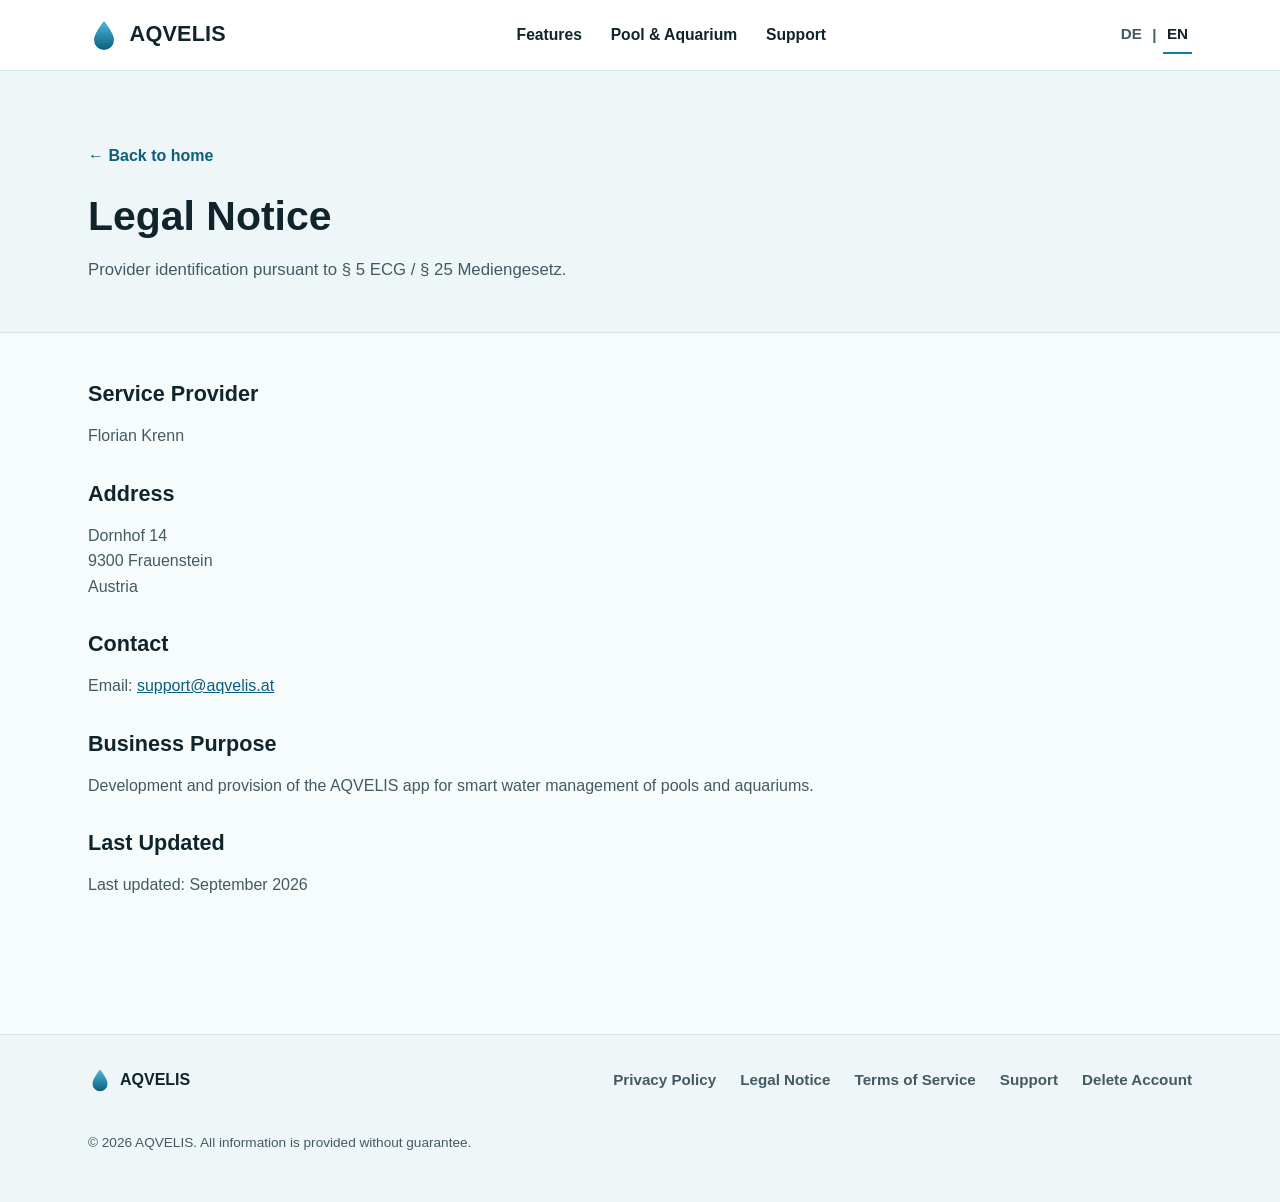
<file: en/legal-notice.html>
<!DOCTYPE html>
<html lang="en">
<head>
  <meta charset="UTF-8">
  <meta name="viewport" content="width=device-width, initial-scale=1">
  <title>Legal Notice – AQVELIS</title>
  <meta name="description" content="Legal notice / provider identification for AQVELIS.">
  <link rel="canonical" href="https://aqvelis.at/en/legal-notice.html">
  <link rel="alternate" hreflang="de" href="https://aqvelis.at/impressum.html">
  <link rel="alternate" hreflang="en" href="https://aqvelis.at/en/legal-notice.html">
  <link rel="alternate" hreflang="x-default" href="https://aqvelis.at/impressum.html">
  <link rel="icon" type="image/svg+xml" href="../assets/img/favicon.svg">
  <link rel="stylesheet" href="../assets/css/style.css">
</head>
<body>
  <a class="skip-link" href="#main">Skip to content</a>

  <header class="site-header">
    <div class="container">
      <a class="brand" href="index.html">
        <svg class="brand-mark" viewBox="0 0 64 64" aria-hidden="true">
          <path d="M32 4 C32 4 12 28 12 42 a20 20 0 0 0 40 0 C52 28 32 4 32 4 Z" fill="url(#g1)"/>
          <defs>
            <linearGradient id="g1" x1="0" y1="0" x2="0" y2="1">
              <stop offset="0%" stop-color="#4fb8dd"/>
              <stop offset="100%" stop-color="#0b5f7d"/>
            </linearGradient>
          </defs>
        </svg>
        AQVELIS
      </a>
      <nav class="main-nav" aria-label="Main navigation">
        <ul>
          <li><a href="index.html#features">Features</a></li>
          <li><a href="index.html#pool-aquarium">Pool &amp; Aquarium</a></li>
          <li><a href="support.html">Support</a></li>
        </ul>
      </nav>
      <nav class="lang-switch" aria-label="Language">
        <a href="../impressum.html" lang="de" hreflang="de">DE</a>
        <span class="lang-sep" aria-hidden="true">|</span>
        <a href="legal-notice.html" lang="en" hreflang="en" aria-current="page">EN</a>
      </nav>
    </div>
  </header>

  <main id="main">
    <div class="page-header">
      <div class="container">
        <a class="back-link" href="index.html">← Back to home</a>
        <h1>Legal Notice</h1>
        <p class="lead">Provider identification pursuant to § 5 ECG / § 25 Mediengesetz.</p>
      </div>
    </div>

    <div class="container">
      <div class="prose">
        <h2>Service Provider</h2>
        <p>
          Florian Krenn
        </p>

        <h2>Address</h2>
        <p>
          Dornhof 14<br>
          9300 Frauenstein<br>
          Austria
        </p>

        <h2>Contact</h2>
        <p>
          Email: <a href="mailto:support@aqvelis.at">support@aqvelis.at</a>
        </p>

        <h2>Business Purpose</h2>
        <p>
          Development and provision of the AQVELIS app for smart water
          management of pools and aquariums.
        </p>

        <h2>Last Updated</h2>
        <p>Last updated: September 2026</p>
      </div>
    </div>
  </main>

  <footer class="site-footer">
    <div class="container">
      <div class="footer-brand">
        <svg class="brand-mark" viewBox="0 0 64 64" aria-hidden="true">
          <path d="M32 4 C32 4 12 28 12 42 a20 20 0 0 0 40 0 C52 28 32 4 32 4 Z" fill="url(#g2)"/>
          <defs>
            <linearGradient id="g2" x1="0" y1="0" x2="0" y2="1">
              <stop offset="0%" stop-color="#4fb8dd"/>
              <stop offset="100%" stop-color="#0b5f7d"/>
            </linearGradient>
          </defs>
        </svg>
        AQVELIS
      </div>
      <nav class="footer-nav" aria-label="Legal">
        <ul>
          <li><a href="privacy.html">Privacy Policy</a></li>
          <li><a href="legal-notice.html">Legal Notice</a></li>
          <li><a href="terms.html">Terms of Service</a></li>
          <li><a href="support.html">Support</a></li>
          <li><a href="account-deletion.html">Delete Account</a></li>
        </ul>
      </nav>
      <p class="footer-meta">© 2026 AQVELIS. All information is provided without guarantee.</p>
    </div>
  </footer>
</body>
</html>
</file>
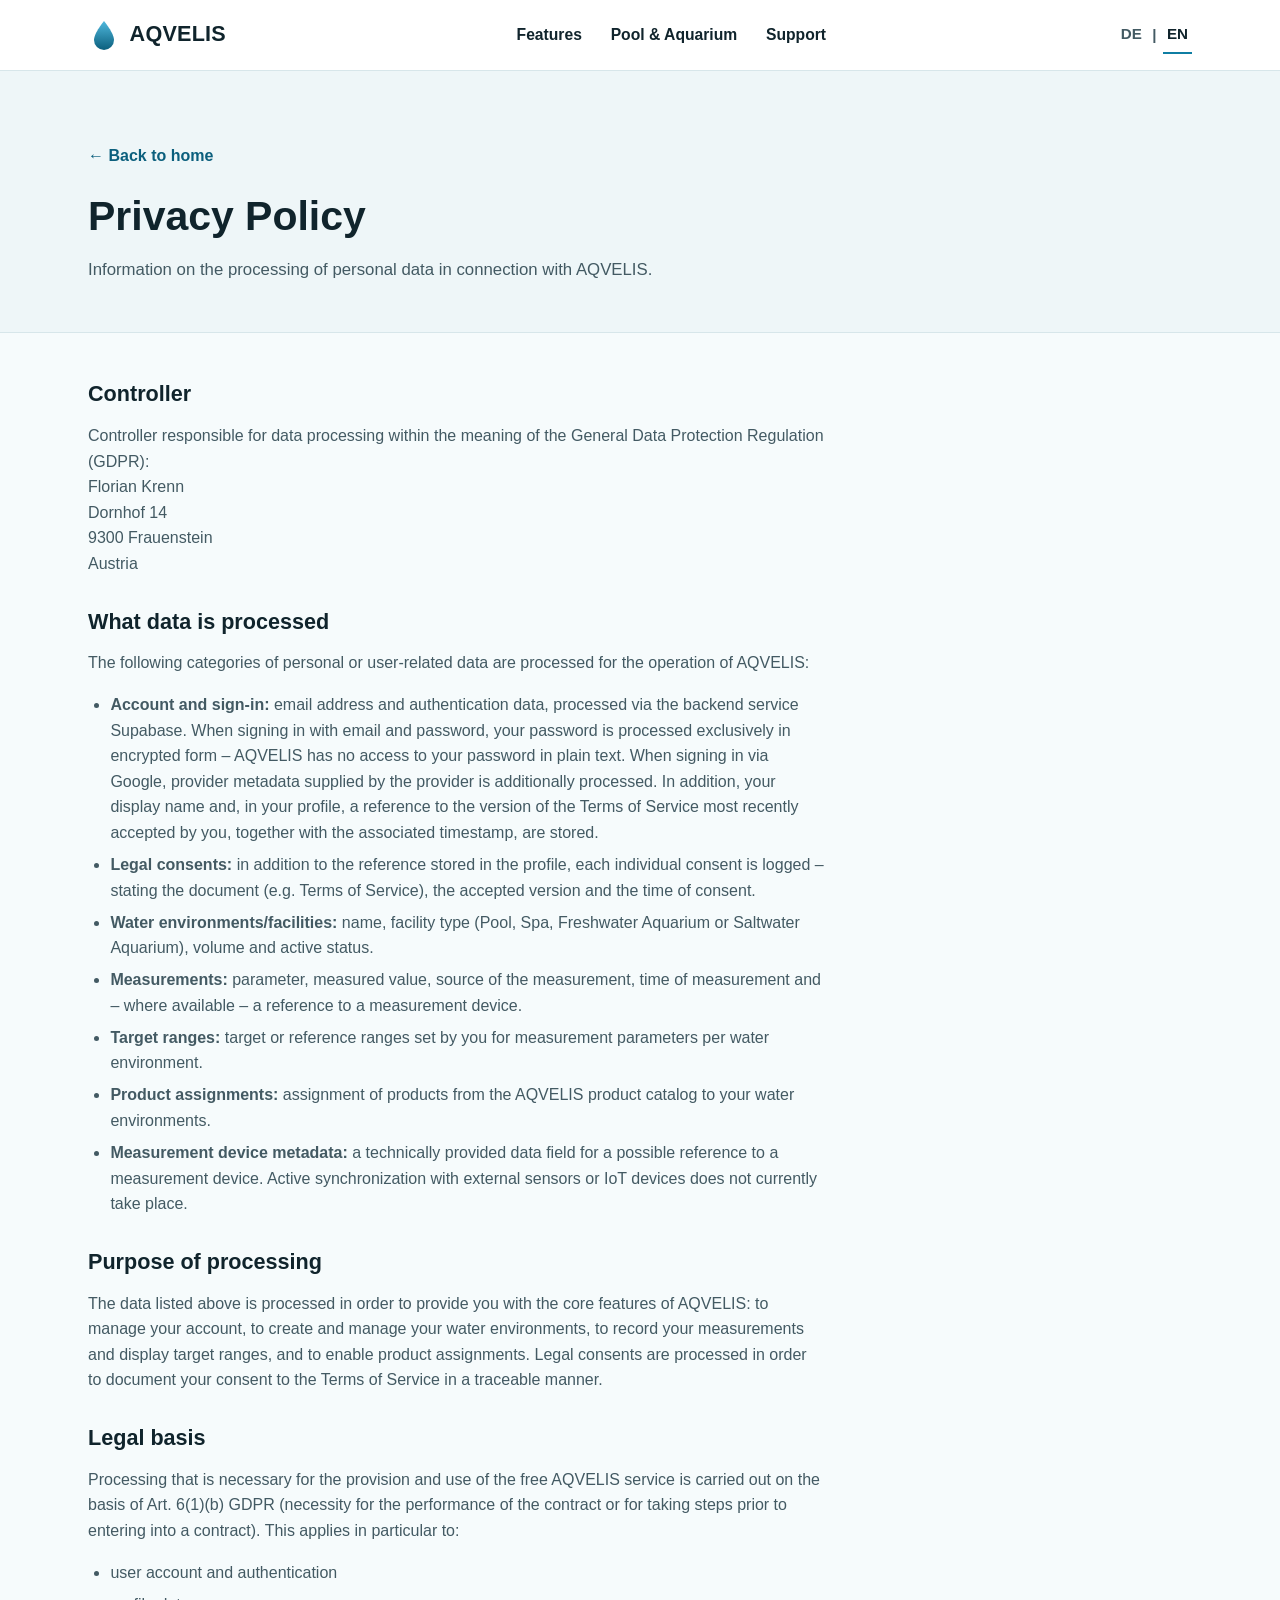
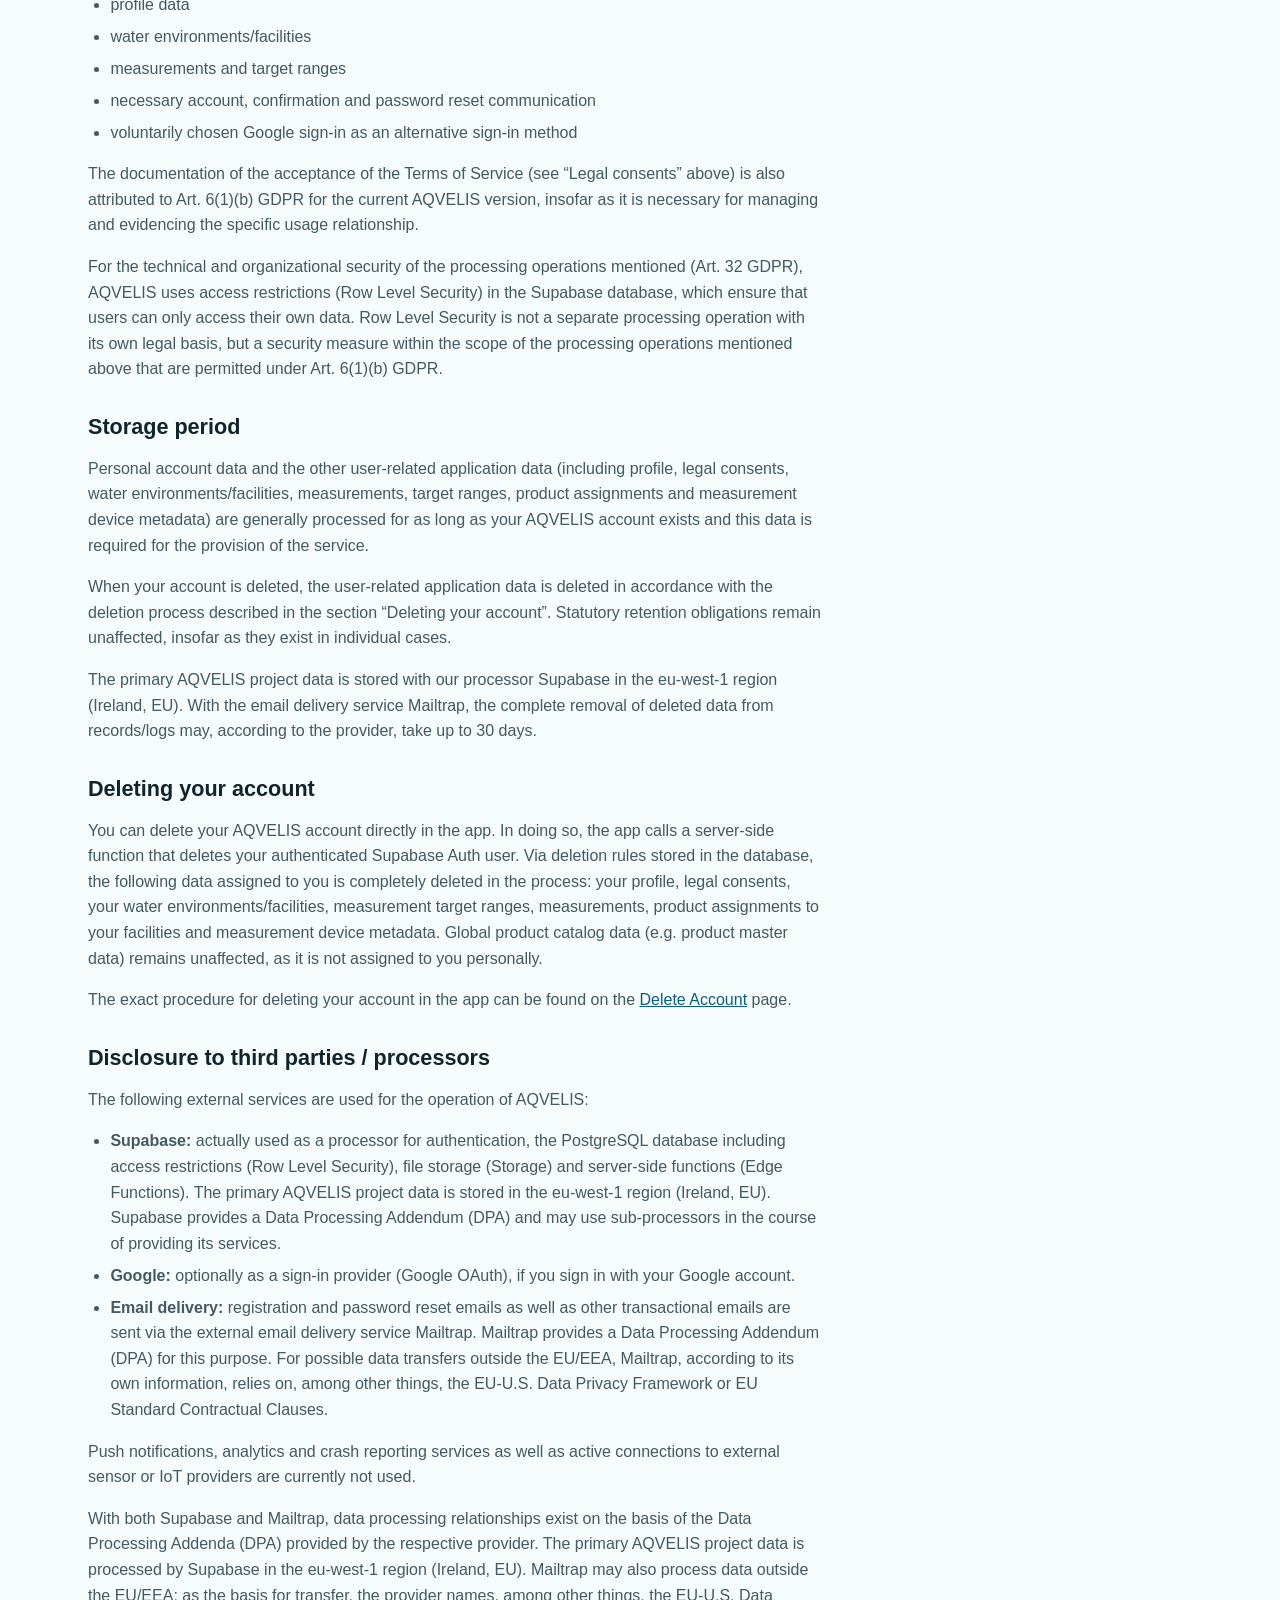
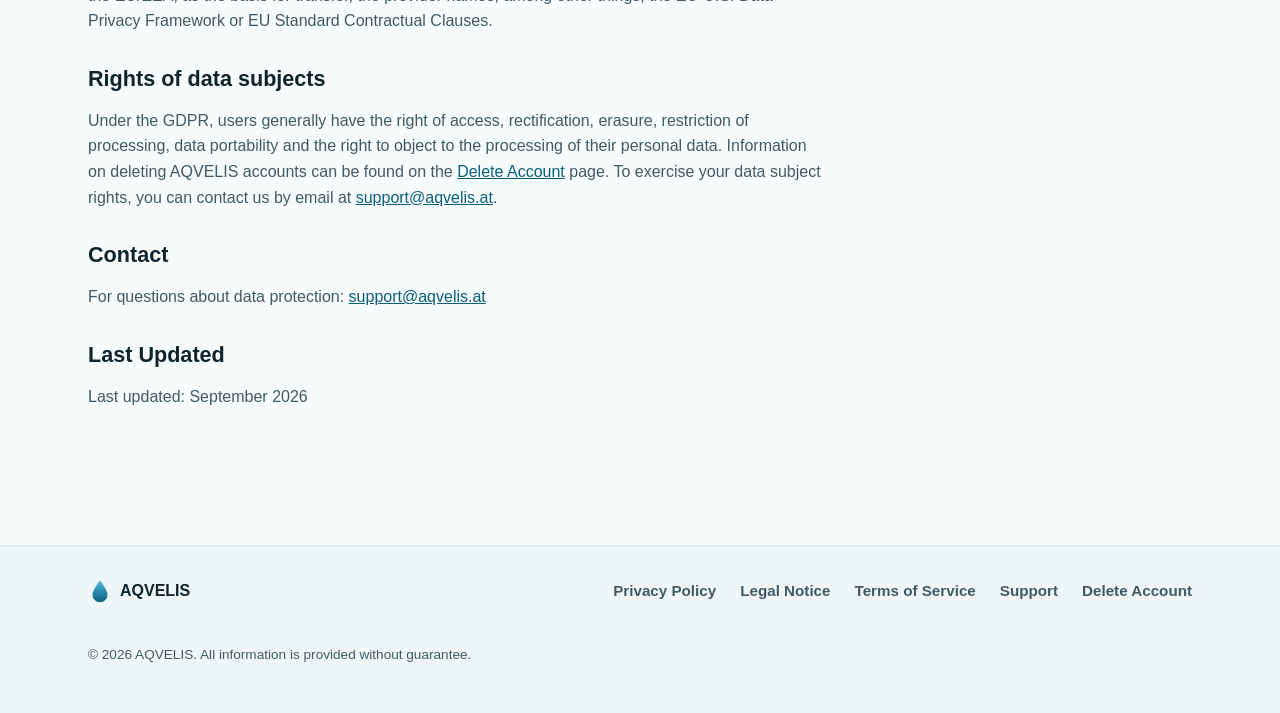
<file: en/privacy.html>
<!DOCTYPE html>
<html lang="en">
<head>
  <meta charset="UTF-8">
  <meta name="viewport" content="width=device-width, initial-scale=1">
  <title>Privacy Policy – AQVELIS</title>
  <meta name="description" content="Privacy policy for the AQVELIS website and app.">
  <link rel="canonical" href="https://aqvelis.at/en/privacy.html">
  <link rel="alternate" hreflang="de" href="https://aqvelis.at/datenschutz.html">
  <link rel="alternate" hreflang="en" href="https://aqvelis.at/en/privacy.html">
  <link rel="alternate" hreflang="x-default" href="https://aqvelis.at/datenschutz.html">
  <link rel="icon" type="image/svg+xml" href="../assets/img/favicon.svg">
  <link rel="stylesheet" href="../assets/css/style.css">
</head>
<body>
  <a class="skip-link" href="#main">Skip to content</a>

  <header class="site-header">
    <div class="container">
      <a class="brand" href="index.html">
        <svg class="brand-mark" viewBox="0 0 64 64" aria-hidden="true">
          <path d="M32 4 C32 4 12 28 12 42 a20 20 0 0 0 40 0 C52 28 32 4 32 4 Z" fill="url(#g1)"/>
          <defs>
            <linearGradient id="g1" x1="0" y1="0" x2="0" y2="1">
              <stop offset="0%" stop-color="#4fb8dd"/>
              <stop offset="100%" stop-color="#0b5f7d"/>
            </linearGradient>
          </defs>
        </svg>
        AQVELIS
      </a>
      <nav class="main-nav" aria-label="Main navigation">
        <ul>
          <li><a href="index.html#features">Features</a></li>
          <li><a href="index.html#pool-aquarium">Pool &amp; Aquarium</a></li>
          <li><a href="support.html">Support</a></li>
        </ul>
      </nav>
      <nav class="lang-switch" aria-label="Language">
        <a href="../datenschutz.html" lang="de" hreflang="de">DE</a>
        <span class="lang-sep" aria-hidden="true">|</span>
        <a href="privacy.html" lang="en" hreflang="en" aria-current="page">EN</a>
      </nav>
    </div>
  </header>

  <main id="main">
    <div class="page-header">
      <div class="container">
        <a class="back-link" href="index.html">← Back to home</a>
        <h1>Privacy Policy</h1>
        <p class="lead">Information on the processing of personal data in connection with AQVELIS.</p>
      </div>
    </div>

    <div class="container">
      <div class="prose">
        <h2>Controller</h2>
        <p>
          Controller responsible for data processing within the meaning of the
          General Data Protection Regulation (GDPR):<br>
          Florian Krenn<br>
          Dornhof 14<br>
          9300 Frauenstein<br>
          Austria
        </p>

        <h2>What data is processed</h2>
        <p>
          The following categories of personal or user-related data are
          processed for the operation of AQVELIS:
        </p>
        <ul>
          <li><strong>Account and sign-in:</strong> email address and
            authentication data, processed via the backend service Supabase.
            When signing in with email and password, your password is
            processed exclusively in encrypted form – AQVELIS has no access to
            your password in plain text. When signing in via Google, provider
            metadata supplied by the provider is additionally processed. In
            addition, your display name and, in your profile, a reference to
            the version of the Terms of Service most recently accepted by you,
            together with the associated timestamp, are stored.</li>
          <li><strong>Legal consents:</strong> in addition to the reference
            stored in the profile, each individual consent is logged – stating
            the document (e.g. Terms of Service), the accepted version and the
            time of consent.</li>
          <li><strong>Water environments/facilities:</strong> name, facility
            type (Pool, Spa, Freshwater Aquarium or Saltwater Aquarium), volume
            and active status.</li>
          <li><strong>Measurements:</strong> parameter, measured value, source
            of the measurement, time of measurement and – where available – a
            reference to a measurement device.</li>
          <li><strong>Target ranges:</strong> target or reference ranges set
            by you for measurement parameters per water environment.</li>
          <li><strong>Product assignments:</strong> assignment of products from
            the AQVELIS product catalog to your water environments.</li>
          <li><strong>Measurement device metadata:</strong> a technically
            provided data field for a possible reference to a measurement
            device. Active synchronization with external sensors or IoT
            devices does not currently take place.</li>
        </ul>

        <h2>Purpose of processing</h2>
        <p>
          The data listed above is processed in order to provide you with the
          core features of AQVELIS: to manage your account, to create and
          manage your water environments, to record your measurements and
          display target ranges, and to enable product assignments. Legal
          consents are processed in order to document your consent to the
          Terms of Service in a traceable manner.
        </p>

        <h2>Legal basis</h2>
        <p>
          Processing that is necessary for the provision and use of the free
          AQVELIS service is carried out on the basis of Art. 6(1)(b) GDPR
          (necessity for the performance of the contract or for taking steps
          prior to entering into a contract). This applies in particular to:
        </p>
        <ul>
          <li>user account and authentication</li>
          <li>profile data</li>
          <li>water environments/facilities</li>
          <li>measurements and target ranges</li>
          <li>necessary account, confirmation and password reset communication</li>
          <li>voluntarily chosen Google sign-in as an alternative sign-in method</li>
        </ul>
        <p>
          The documentation of the acceptance of the Terms of Service (see
          “Legal consents” above) is also attributed to Art. 6(1)(b) GDPR for
          the current AQVELIS version, insofar as it is necessary for managing
          and evidencing the specific usage relationship.
        </p>
        <p>
          For the technical and organizational security of the processing
          operations mentioned (Art. 32 GDPR), AQVELIS uses access restrictions
          (Row Level Security) in the Supabase database, which ensure that
          users can only access their own data. Row Level Security is not a
          separate processing operation with its own legal basis, but a
          security measure within the scope of the processing operations
          mentioned above that are permitted under Art. 6(1)(b) GDPR.
        </p>

        <h2>Storage period</h2>
        <p>
          Personal account data and the other user-related application data
          (including profile, legal consents, water environments/facilities,
          measurements, target ranges, product assignments and measurement
          device metadata) are generally processed for as long as your
          AQVELIS account exists and this data is required for the provision
          of the service.
        </p>
        <p>
          When your account is deleted, the user-related application data is
          deleted in accordance with the deletion process described in the
          section “Deleting your account”. Statutory retention obligations
          remain unaffected, insofar as they exist in individual cases.
        </p>
        <p>
          The primary AQVELIS project data is stored with our processor
          Supabase in the eu-west-1 region (Ireland, EU). With the email
          delivery service Mailtrap, the complete removal of deleted data from
          records/logs may, according to the provider, take up to 30 days.
        </p>

        <h2>Deleting your account</h2>
        <p>
          You can delete your AQVELIS account directly in the app. In doing
          so, the app calls a server-side function that deletes your
          authenticated Supabase Auth user. Via deletion rules stored in the
          database, the following data assigned to you is completely deleted
          in the process: your profile, legal consents, your water
          environments/facilities, measurement target ranges, measurements,
          product assignments to your facilities and measurement device
          metadata. Global product catalog data (e.g. product master data)
          remains unaffected, as it is not assigned to you personally.
        </p>
        <p>
          The exact procedure for deleting your account in the app can be
          found on the <a href="account-deletion.html">Delete Account</a> page.
        </p>

        <h2>Disclosure to third parties / processors</h2>
        <p>
          The following external services are used for the operation of
          AQVELIS:
        </p>
        <ul>
          <li><strong>Supabase:</strong> actually used as a processor for
            authentication, the PostgreSQL database including access
            restrictions (Row Level Security), file storage (Storage) and
            server-side functions (Edge Functions). The primary AQVELIS
            project data is stored in the eu-west-1 region (Ireland, EU).
            Supabase provides a Data Processing Addendum (DPA) and may use
            sub-processors in the course of providing its services.</li>
          <li><strong>Google:</strong> optionally as a sign-in provider
            (Google OAuth), if you sign in with your Google account.</li>
          <li><strong>Email delivery:</strong> registration and password reset
            emails as well as other transactional emails are sent via the
            external email delivery service Mailtrap. Mailtrap provides a Data
            Processing Addendum (DPA) for this purpose. For possible data
            transfers outside the EU/EEA, Mailtrap, according to its own
            information, relies on, among other things, the EU-U.S. Data
            Privacy Framework or EU Standard Contractual Clauses.</li>
        </ul>
        <p>
          Push notifications, analytics and crash reporting services as well
          as active connections to external sensor or IoT providers are
          currently not used.
        </p>
        <p>
          With both Supabase and Mailtrap, data processing relationships exist
          on the basis of the Data Processing Addenda (DPA) provided by the
          respective provider. The primary AQVELIS project data is processed
          by Supabase in the eu-west-1 region (Ireland, EU). Mailtrap may also
          process data outside the EU/EEA; as the basis for transfer, the
          provider names, among other things, the EU-U.S. Data Privacy
          Framework or EU Standard Contractual Clauses.
        </p>

        <h2>Rights of data subjects</h2>
        <p>
          Under the GDPR, users generally have the right of access,
          rectification, erasure, restriction of processing, data portability
          and the right to object to the processing of their personal data.
          Information on deleting AQVELIS accounts can be found on the
          <a href="account-deletion.html">Delete Account</a> page. To exercise
          your data subject rights, you can contact us by email at
          <a href="mailto:support@aqvelis.at">support@aqvelis.at</a>.
        </p>

        <h2>Contact</h2>
        <p>
          For questions about data protection:
          <a href="mailto:support@aqvelis.at">support@aqvelis.at</a>
        </p>

        <h2>Last Updated</h2>
        <p>Last updated: September 2026</p>
      </div>
    </div>
  </main>

  <footer class="site-footer">
    <div class="container">
      <div class="footer-brand">
        <svg class="brand-mark" viewBox="0 0 64 64" aria-hidden="true">
          <path d="M32 4 C32 4 12 28 12 42 a20 20 0 0 0 40 0 C52 28 32 4 32 4 Z" fill="url(#g2)"/>
          <defs>
            <linearGradient id="g2" x1="0" y1="0" x2="0" y2="1">
              <stop offset="0%" stop-color="#4fb8dd"/>
              <stop offset="100%" stop-color="#0b5f7d"/>
            </linearGradient>
          </defs>
        </svg>
        AQVELIS
      </div>
      <nav class="footer-nav" aria-label="Legal">
        <ul>
          <li><a href="privacy.html">Privacy Policy</a></li>
          <li><a href="legal-notice.html">Legal Notice</a></li>
          <li><a href="terms.html">Terms of Service</a></li>
          <li><a href="support.html">Support</a></li>
          <li><a href="account-deletion.html">Delete Account</a></li>
        </ul>
      </nav>
      <p class="footer-meta">© 2026 AQVELIS. All information is provided without guarantee.</p>
    </div>
  </footer>
</body>
</html>
</file>
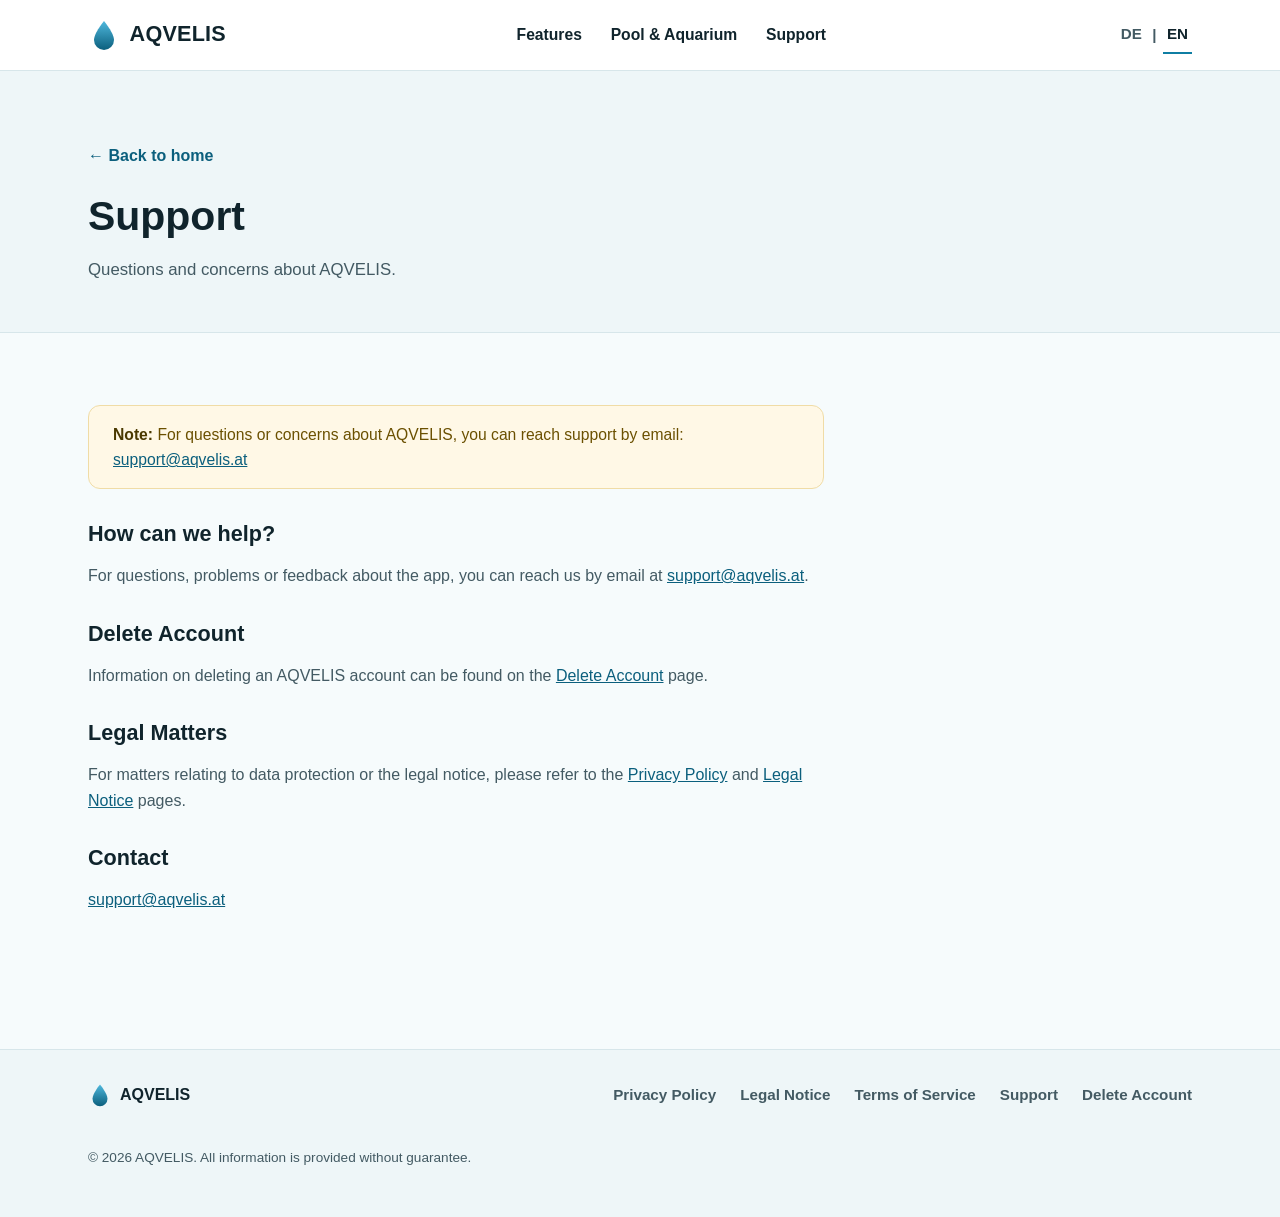
<file: en/support.html>
<!DOCTYPE html>
<html lang="en">
<head>
  <meta charset="UTF-8">
  <meta name="viewport" content="width=device-width, initial-scale=1">
  <title>Support – AQVELIS</title>
  <meta name="description" content="Support and contact options for AQVELIS.">
  <link rel="canonical" href="https://aqvelis.at/en/support.html">
  <link rel="alternate" hreflang="de" href="https://aqvelis.at/support.html">
  <link rel="alternate" hreflang="en" href="https://aqvelis.at/en/support.html">
  <link rel="alternate" hreflang="x-default" href="https://aqvelis.at/support.html">
  <link rel="icon" type="image/svg+xml" href="../assets/img/favicon.svg">
  <link rel="stylesheet" href="../assets/css/style.css">
</head>
<body>
  <a class="skip-link" href="#main">Skip to content</a>

  <header class="site-header">
    <div class="container">
      <a class="brand" href="index.html">
        <svg class="brand-mark" viewBox="0 0 64 64" aria-hidden="true">
          <path d="M32 4 C32 4 12 28 12 42 a20 20 0 0 0 40 0 C52 28 32 4 32 4 Z" fill="url(#g1)"/>
          <defs>
            <linearGradient id="g1" x1="0" y1="0" x2="0" y2="1">
              <stop offset="0%" stop-color="#4fb8dd"/>
              <stop offset="100%" stop-color="#0b5f7d"/>
            </linearGradient>
          </defs>
        </svg>
        AQVELIS
      </a>
      <nav class="main-nav" aria-label="Main navigation">
        <ul>
          <li><a href="index.html#features">Features</a></li>
          <li><a href="index.html#pool-aquarium">Pool &amp; Aquarium</a></li>
          <li><a href="support.html">Support</a></li>
        </ul>
      </nav>
      <nav class="lang-switch" aria-label="Language">
        <a href="../support.html" lang="de" hreflang="de">DE</a>
        <span class="lang-sep" aria-hidden="true">|</span>
        <a href="support.html" lang="en" hreflang="en" aria-current="page">EN</a>
      </nav>
    </div>
  </header>

  <main id="main">
    <div class="page-header">
      <div class="container">
        <a class="back-link" href="index.html">← Back to home</a>
        <h1>Support</h1>
        <p class="lead">Questions and concerns about AQVELIS.</p>
      </div>
    </div>

    <div class="container">
      <div class="prose">
        <div class="notice-box">
          <strong>Note:</strong> For questions or concerns about AQVELIS, you
          can reach support by email:
          <a href="mailto:support@aqvelis.at">support@aqvelis.at</a>
        </div>

        <h2>How can we help?</h2>
        <p>
          For questions, problems or feedback about the app, you can reach us
          by email at
          <a href="mailto:support@aqvelis.at">support@aqvelis.at</a>.
        </p>

        <h2>Delete Account</h2>
        <p>
          Information on deleting an AQVELIS account can be found on the
          <a href="account-deletion.html">Delete Account</a> page.
        </p>

        <h2>Legal Matters</h2>
        <p>
          For matters relating to data protection or the legal notice, please
          refer to the <a href="privacy.html">Privacy Policy</a> and
          <a href="legal-notice.html">Legal Notice</a> pages.
        </p>

        <h2>Contact</h2>
        <p>
          <a href="mailto:support@aqvelis.at">support@aqvelis.at</a>
        </p>
      </div>
    </div>
  </main>

  <footer class="site-footer">
    <div class="container">
      <div class="footer-brand">
        <svg class="brand-mark" viewBox="0 0 64 64" aria-hidden="true">
          <path d="M32 4 C32 4 12 28 12 42 a20 20 0 0 0 40 0 C52 28 32 4 32 4 Z" fill="url(#g2)"/>
          <defs>
            <linearGradient id="g2" x1="0" y1="0" x2="0" y2="1">
              <stop offset="0%" stop-color="#4fb8dd"/>
              <stop offset="100%" stop-color="#0b5f7d"/>
            </linearGradient>
          </defs>
        </svg>
        AQVELIS
      </div>
      <nav class="footer-nav" aria-label="Legal">
        <ul>
          <li><a href="privacy.html">Privacy Policy</a></li>
          <li><a href="legal-notice.html">Legal Notice</a></li>
          <li><a href="terms.html">Terms of Service</a></li>
          <li><a href="support.html">Support</a></li>
          <li><a href="account-deletion.html">Delete Account</a></li>
        </ul>
      </nav>
      <p class="footer-meta">© 2026 AQVELIS. All information is provided without guarantee.</p>
    </div>
  </footer>
</body>
</html>
</file>
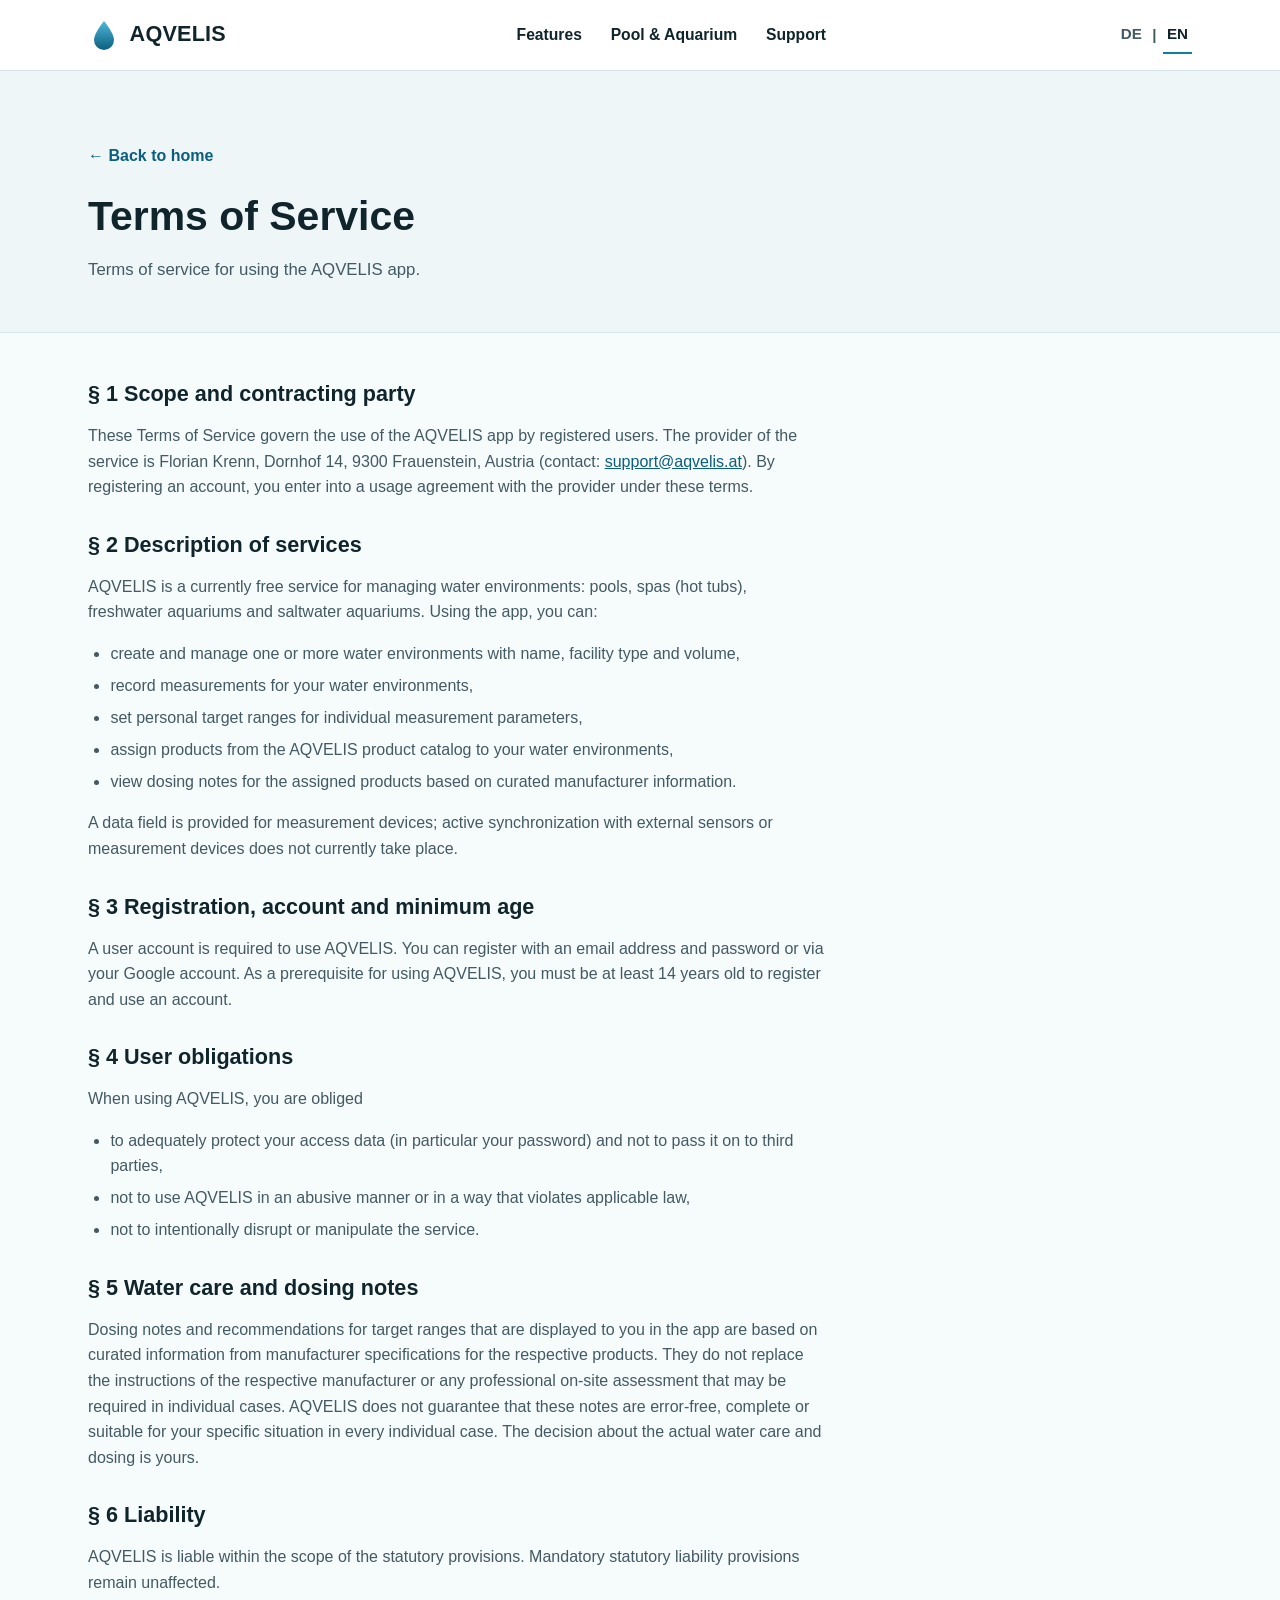
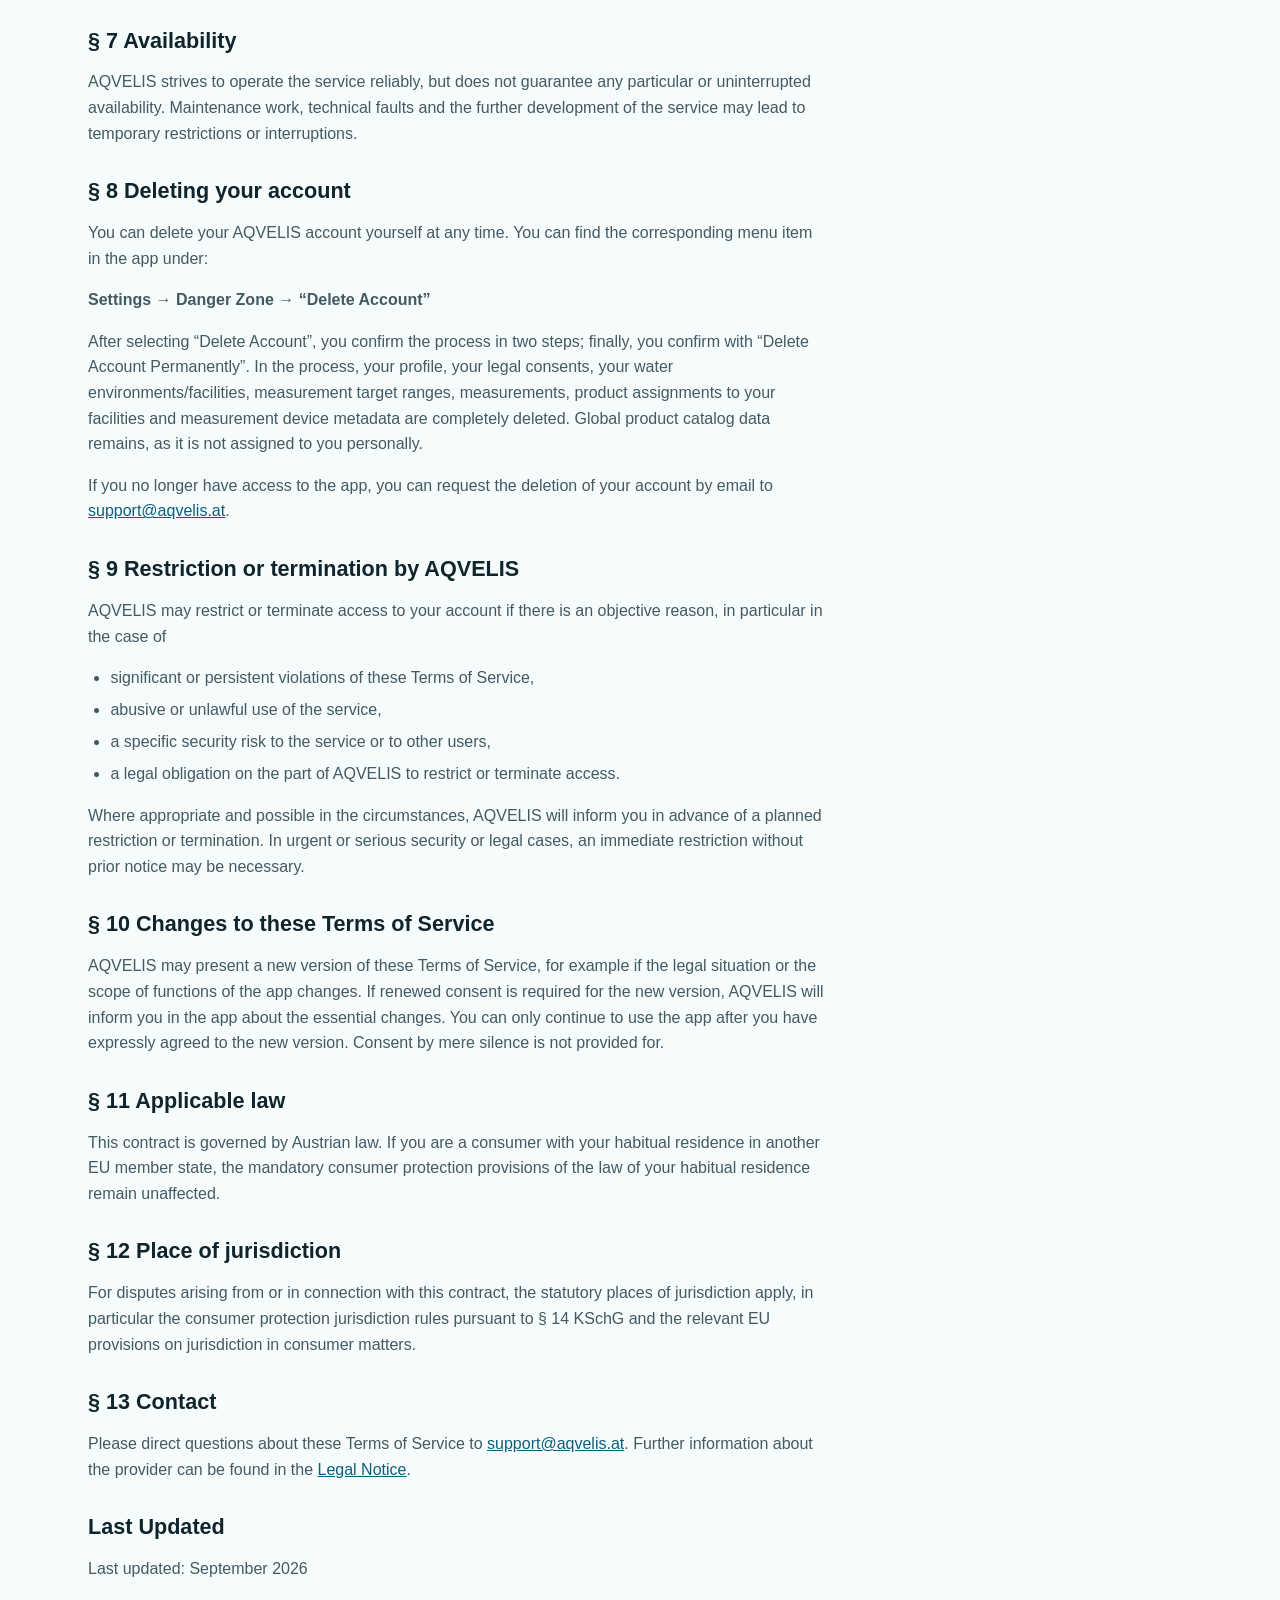
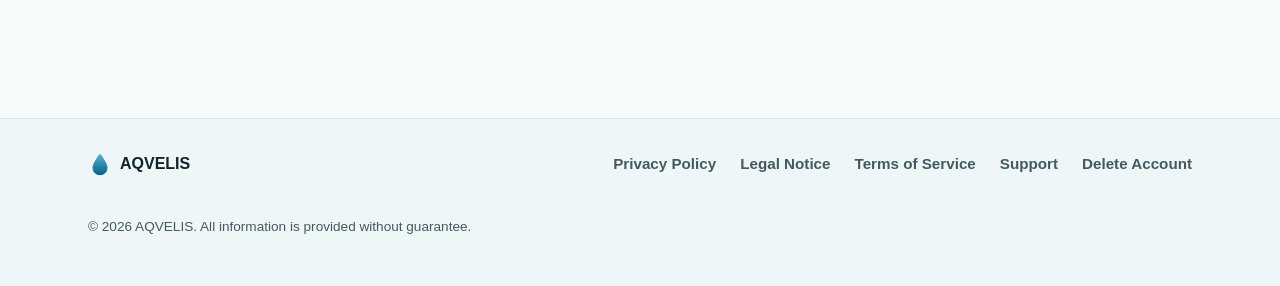
<file: en/terms.html>
<!DOCTYPE html>
<html lang="en">
<head>
  <meta charset="UTF-8">
  <meta name="viewport" content="width=device-width, initial-scale=1">
  <title>Terms of Service – AQVELIS</title>
  <meta name="description" content="Terms of service for using the AQVELIS app.">
  <link rel="canonical" href="https://aqvelis.at/en/terms.html">
  <link rel="alternate" hreflang="de" href="https://aqvelis.at/nutzungsbedingungen.html">
  <link rel="alternate" hreflang="en" href="https://aqvelis.at/en/terms.html">
  <link rel="alternate" hreflang="x-default" href="https://aqvelis.at/nutzungsbedingungen.html">
  <link rel="icon" type="image/svg+xml" href="../assets/img/favicon.svg">
  <link rel="stylesheet" href="../assets/css/style.css">
</head>
<body>
  <a class="skip-link" href="#main">Skip to content</a>

  <header class="site-header">
    <div class="container">
      <a class="brand" href="index.html">
        <svg class="brand-mark" viewBox="0 0 64 64" aria-hidden="true">
          <path d="M32 4 C32 4 12 28 12 42 a20 20 0 0 0 40 0 C52 28 32 4 32 4 Z" fill="url(#g1)"/>
          <defs>
            <linearGradient id="g1" x1="0" y1="0" x2="0" y2="1">
              <stop offset="0%" stop-color="#4fb8dd"/>
              <stop offset="100%" stop-color="#0b5f7d"/>
            </linearGradient>
          </defs>
        </svg>
        AQVELIS
      </a>
      <nav class="main-nav" aria-label="Main navigation">
        <ul>
          <li><a href="index.html#features">Features</a></li>
          <li><a href="index.html#pool-aquarium">Pool &amp; Aquarium</a></li>
          <li><a href="support.html">Support</a></li>
        </ul>
      </nav>
      <nav class="lang-switch" aria-label="Language">
        <a href="../nutzungsbedingungen.html" lang="de" hreflang="de">DE</a>
        <span class="lang-sep" aria-hidden="true">|</span>
        <a href="terms.html" lang="en" hreflang="en" aria-current="page">EN</a>
      </nav>
    </div>
  </header>

  <main id="main">
    <div class="page-header">
      <div class="container">
        <a class="back-link" href="index.html">← Back to home</a>
        <h1>Terms of Service</h1>
        <p class="lead">Terms of service for using the AQVELIS app.</p>
      </div>
    </div>

    <div class="container">
      <div class="prose">
        <h2>§ 1 Scope and contracting party</h2>
        <p>
          These Terms of Service govern the use of the AQVELIS app by
          registered users. The provider of the service is Florian Krenn,
          Dornhof 14, 9300 Frauenstein, Austria (contact:
          <a href="mailto:support@aqvelis.at">support@aqvelis.at</a>). By
          registering an account, you enter into a usage agreement with the
          provider under these terms.
        </p>

        <h2>§ 2 Description of services</h2>
        <p>
          AQVELIS is a currently free service for managing water environments:
          pools, spas (hot tubs), freshwater aquariums and saltwater
          aquariums. Using the app, you can:
        </p>
        <ul>
          <li>create and manage one or more water environments with name,
            facility type and volume,</li>
          <li>record measurements for your water environments,</li>
          <li>set personal target ranges for individual measurement
            parameters,</li>
          <li>assign products from the AQVELIS product catalog to your water
            environments,</li>
          <li>view dosing notes for the assigned products based on curated
            manufacturer information.</li>
        </ul>
        <p>
          A data field is provided for measurement devices; active
          synchronization with external sensors or measurement devices does
          not currently take place.
        </p>

        <h2>§ 3 Registration, account and minimum age</h2>
        <p>
          A user account is required to use AQVELIS. You can register with an
          email address and password or via your Google account. As a
          prerequisite for using AQVELIS, you must be at least 14 years old to
          register and use an account.
        </p>

        <h2>§ 4 User obligations</h2>
        <p>When using AQVELIS, you are obliged</p>
        <ul>
          <li>to adequately protect your access data (in particular your
            password) and not to pass it on to third parties,</li>
          <li>not to use AQVELIS in an abusive manner or in a way that
            violates applicable law,</li>
          <li>not to intentionally disrupt or manipulate the service.</li>
        </ul>

        <h2>§ 5 Water care and dosing notes</h2>
        <p>
          Dosing notes and recommendations for target ranges that are
          displayed to you in the app are based on curated information from
          manufacturer specifications for the respective products. They do not
          replace the instructions of the respective manufacturer or any
          professional on-site assessment that may be required in individual
          cases. AQVELIS does not guarantee that these notes are error-free,
          complete or suitable for your specific situation in every individual
          case. The decision about the actual water care and dosing is yours.
        </p>

        <h2>§ 6 Liability</h2>
        <p>
          AQVELIS is liable within the scope of the statutory provisions.
          Mandatory statutory liability provisions remain unaffected.
        </p>

        <h2>§ 7 Availability</h2>
        <p>
          AQVELIS strives to operate the service reliably, but does not
          guarantee any particular or uninterrupted availability. Maintenance
          work, technical faults and the further development of the service
          may lead to temporary restrictions or interruptions.
        </p>

        <h2>§ 8 Deleting your account</h2>
        <p>
          You can delete your AQVELIS account yourself at any time. You can
          find the corresponding menu item in the app under:
        </p>
        <p><strong>Settings → Danger Zone → “Delete Account”</strong></p>
        <p>
          After selecting “Delete Account”, you confirm the process in two
          steps; finally, you confirm with “Delete Account Permanently”. In
          the process, your profile, your legal consents, your water
          environments/facilities, measurement target ranges, measurements,
          product assignments to your facilities and measurement device
          metadata are completely deleted. Global product catalog data
          remains, as it is not assigned to you personally.
        </p>
        <p>
          If you no longer have access to the app, you can request the
          deletion of your account by email to
          <a href="mailto:support@aqvelis.at">support@aqvelis.at</a>.
        </p>

        <h2>§ 9 Restriction or termination by AQVELIS</h2>
        <p>
          AQVELIS may restrict or terminate access to your account if there is
          an objective reason, in particular in the case of
        </p>
        <ul>
          <li>significant or persistent violations of these Terms of
            Service,</li>
          <li>abusive or unlawful use of the service,</li>
          <li>a specific security risk to the service or to other users,</li>
          <li>a legal obligation on the part of AQVELIS to restrict or
            terminate access.</li>
        </ul>
        <p>
          Where appropriate and possible in the circumstances, AQVELIS will
          inform you in advance of a planned restriction or termination. In
          urgent or serious security or legal cases, an immediate restriction
          without prior notice may be necessary.
        </p>

        <h2>§ 10 Changes to these Terms of Service</h2>
        <p>
          AQVELIS may present a new version of these Terms of Service, for
          example if the legal situation or the scope of functions of the app
          changes. If renewed consent is required for the new version,
          AQVELIS will inform you in the app about the essential changes. You
          can only continue to use the app after you have expressly agreed to
          the new version. Consent by mere silence is not provided for.
        </p>

        <h2>§ 11 Applicable law</h2>
        <p>
          This contract is governed by Austrian law. If you are a consumer with
          your habitual residence in another EU member state, the mandatory
          consumer protection provisions of the law of your habitual residence
          remain unaffected.
        </p>

        <h2>§ 12 Place of jurisdiction</h2>
        <p>
          For disputes arising from or in connection with this contract, the
          statutory places of jurisdiction apply, in particular the consumer
          protection jurisdiction rules pursuant to § 14 KSchG and the
          relevant EU provisions on jurisdiction in consumer matters.
        </p>

        <h2>§ 13 Contact</h2>
        <p>
          Please direct questions about these Terms of Service to
          <a href="mailto:support@aqvelis.at">support@aqvelis.at</a>. Further
          information about the provider can be found in the
          <a href="legal-notice.html">Legal Notice</a>.
        </p>

        <h2>Last Updated</h2>
        <p>Last updated: September 2026</p>
      </div>
    </div>
  </main>

  <footer class="site-footer">
    <div class="container">
      <div class="footer-brand">
        <svg class="brand-mark" viewBox="0 0 64 64" aria-hidden="true">
          <path d="M32 4 C32 4 12 28 12 42 a20 20 0 0 0 40 0 C52 28 32 4 32 4 Z" fill="url(#g2)"/>
          <defs>
            <linearGradient id="g2" x1="0" y1="0" x2="0" y2="1">
              <stop offset="0%" stop-color="#4fb8dd"/>
              <stop offset="100%" stop-color="#0b5f7d"/>
            </linearGradient>
          </defs>
        </svg>
        AQVELIS
      </div>
      <nav class="footer-nav" aria-label="Legal">
        <ul>
          <li><a href="privacy.html">Privacy Policy</a></li>
          <li><a href="legal-notice.html">Legal Notice</a></li>
          <li><a href="terms.html">Terms of Service</a></li>
          <li><a href="support.html">Support</a></li>
          <li><a href="account-deletion.html">Delete Account</a></li>
        </ul>
      </nav>
      <p class="footer-meta">© 2026 AQVELIS. All information is provided without guarantee.</p>
    </div>
  </footer>
</body>
</html>
</file>
<file: assets/css/style.css>
/* =========================================================
   AQVELIS – Stylesheet
   Statische Website, keine externen Abhaengigkeiten.
   ========================================================= */

:root {
  --color-bg: #f6fbfc;
  --color-surface: #ffffff;
  --color-surface-alt: #eef6f8;
  --color-text: #10242c;
  --color-text-muted: #435a63;
  --color-border: #d7e6ea;

  --color-primary: #0f7ea3;
  --color-primary-dark: #0b5f7d;
  --color-primary-light: #4fb8dd;
  --color-accent: #17b4a0;

  --color-focus: #0b5f7d;

  --font-base: -apple-system, BlinkMacSystemFont, "Segoe UI", Roboto, Helvetica,
    Arial, sans-serif, "Apple Color Emoji", "Segoe UI Emoji";

  --container-width: 72rem;
  --radius-md: 0.75rem;
  --radius-lg: 1.25rem;
  --space-1: 0.5rem;
  --space-2: 1rem;
  --space-3: 1.5rem;
  --space-4: 2rem;
  --space-5: 3rem;
  --space-6: 4.5rem;
  --space-7: 6rem;

  --shadow-sm: 0 1px 2px rgba(16, 36, 44, 0.06), 0 1px 3px rgba(16, 36, 44, 0.08);
  --shadow-md: 0 8px 24px rgba(16, 36, 44, 0.08);
}

/* ---------- Reset ---------- */
*,
*::before,
*::after {
  box-sizing: border-box;
}

html {
  scroll-behavior: smooth;
}

body {
  margin: 0;
  font-family: var(--font-base);
  color: var(--color-text);
  background-color: var(--color-bg);
  line-height: 1.6;
  -webkit-font-smoothing: antialiased;
}

img,
svg {
  max-width: 100%;
  display: block;
}

h1,
h2,
h3,
h4 {
  line-height: 1.2;
  font-weight: 700;
  margin: 0 0 var(--space-2);
}

p {
  margin: 0 0 var(--space-2);
  color: var(--color-text-muted);
}

a {
  color: var(--color-primary-dark);
}

ul {
  margin: 0;
  padding: 0;
}

/* ---------- Accessibility helpers ---------- */
.sr-only {
  position: absolute;
  width: 1px;
  height: 1px;
  padding: 0;
  margin: -1px;
  overflow: hidden;
  clip: rect(0, 0, 0, 0);
  white-space: nowrap;
  border: 0;
}

.skip-link {
  position: absolute;
  left: var(--space-2);
  top: -3rem;
  background: var(--color-primary-dark);
  color: #fff;
  padding: 0.6rem 1rem;
  border-radius: var(--radius-md);
  z-index: 100;
  transition: top 0.15s ease;
}

.skip-link:focus {
  top: var(--space-2);
}

:focus-visible {
  outline: 3px solid var(--color-focus);
  outline-offset: 2px;
  border-radius: 4px;
}

/* ---------- Layout ---------- */
.container {
  width: 100%;
  max-width: var(--container-width);
  margin-inline: auto;
  padding-inline: var(--space-3);
}

section {
  padding-block: var(--space-6);
}

.section-heading {
  max-width: 42rem;
  margin-bottom: var(--space-4);
}

.section-heading .eyebrow {
  display: inline-block;
  color: var(--color-primary-dark);
  font-weight: 600;
  letter-spacing: 0.04em;
  text-transform: uppercase;
  font-size: 0.8rem;
  margin-bottom: var(--space-1);
}

.section-heading h2 {
  font-size: clamp(1.6rem, 1.3rem + 1.2vw, 2.25rem);
}

.section-heading p {
  font-size: 1.05rem;
}

.bg-alt {
  background-color: var(--color-surface-alt);
}

/* ---------- Header ---------- */
.site-header {
  background-color: var(--color-surface);
  border-bottom: 1px solid var(--color-border);
  position: sticky;
  top: 0;
  z-index: 50;
}

.site-header .container {
  display: flex;
  flex-wrap: wrap;
  align-items: center;
  justify-content: space-between;
  gap: var(--space-2);
  padding-block: var(--space-2);
}

.brand {
  display: inline-flex;
  align-items: center;
  gap: 0.6rem;
  font-size: 1.35rem;
  font-weight: 800;
  color: var(--color-text);
  text-decoration: none;
  letter-spacing: 0.01em;
}

.brand:hover {
  color: var(--color-primary-dark);
}

.brand .brand-mark {
  width: 2rem;
  height: 2rem;
  flex-shrink: 0;
}

.main-nav ul {
  display: flex;
  flex-wrap: wrap;
  list-style: none;
  gap: var(--space-1) var(--space-3);
}

.main-nav a {
  text-decoration: none;
  color: var(--color-text);
  font-weight: 600;
  font-size: 0.98rem;
  padding: 0.35rem 0.15rem;
  border-bottom: 2px solid transparent;
}

.main-nav a:hover {
  color: var(--color-primary-dark);
  border-bottom-color: var(--color-primary-light);
}

/* ---------- Language switch (DE | EN) ---------- */
.lang-switch {
  display: flex;
  align-items: center;
  gap: 0.4rem;
  font-weight: 600;
  font-size: 0.95rem;
}

.lang-switch a {
  text-decoration: none;
  color: var(--color-text-muted);
  padding: 0.35rem 0.25rem;
  border-bottom: 2px solid transparent;
}

.lang-switch a:hover {
  color: var(--color-primary-dark);
  border-bottom-color: var(--color-primary-light);
}

.lang-switch a[aria-current="page"] {
  color: var(--color-text);
  border-bottom-color: var(--color-primary);
}

.lang-switch .lang-sep {
  color: var(--color-text-muted);
}

/* ---------- Buttons ---------- */
.btn {
  display: inline-flex;
  align-items: center;
  justify-content: center;
  gap: 0.5rem;
  padding: 0.85rem 1.6rem;
  border-radius: var(--radius-md);
  font-weight: 700;
  text-decoration: none;
  font-size: 1rem;
  border: 2px solid transparent;
  cursor: default;
}

.btn-primary {
  background-color: var(--color-primary-dark);
  color: #fff;
}

.btn-secondary {
  background-color: transparent;
  color: var(--color-primary-dark);
  border-color: var(--color-primary-dark);
}

/* ---------- Hero ---------- */
.hero {
  position: relative;
  overflow: hidden;
  background: linear-gradient(180deg, var(--color-surface-alt) 0%, var(--color-bg) 100%);
  padding-block: var(--space-7) var(--space-6);
}

.hero::before {
  content: "";
  position: absolute;
  inset: auto 0 0 0;
  height: 40%;
  background: radial-gradient(120% 100% at 50% 100%, rgba(79, 184, 221, 0.18), transparent 70%);
  pointer-events: none;
}

.hero .container {
  position: relative;
  display: grid;
  gap: var(--space-4);
  justify-items: center;
  text-align: center;
}

.hero-eyebrow {
  display: inline-flex;
  align-items: center;
  gap: 0.5rem;
  background-color: var(--color-surface);
  border: 1px solid var(--color-border);
  color: var(--color-primary-dark);
  font-weight: 700;
  font-size: 0.85rem;
  padding: 0.4rem 0.9rem;
  border-radius: 999px;
  box-shadow: var(--shadow-sm);
}

.hero-eyebrow .dot {
  width: 0.5rem;
  height: 0.5rem;
  border-radius: 50%;
  background-color: var(--color-accent);
  flex-shrink: 0;
}

.hero h1 {
  font-size: clamp(2.4rem, 1.9rem + 2.2vw, 3.6rem);
  margin-bottom: 0;
}

.hero .tagline {
  font-size: clamp(1.1rem, 1rem + 0.5vw, 1.5rem);
  font-weight: 600;
  color: var(--color-primary-dark);
  margin: 0;
}

.hero .lead {
  max-width: 42rem;
  font-size: 1.1rem;
}

.hero-status {
  display: inline-flex;
  align-items: center;
  gap: 0.6rem;
  background-color: #fff8e6;
  border: 1px solid #f0dca6;
  color: #6b5000;
  font-weight: 600;
  font-size: 0.95rem;
  padding: 0.7rem 1.1rem;
  border-radius: var(--radius-md);
}

.wave-divider {
  display: block;
  width: 100%;
  height: auto;
  color: var(--color-surface);
}

/* ---------- Feature grid ---------- */
.feature-grid {
  display: grid;
  grid-template-columns: repeat(auto-fit, minmax(15.5rem, 1fr));
  gap: var(--space-3);
}

.card {
  background-color: var(--color-surface);
  border: 1px solid var(--color-border);
  border-radius: var(--radius-lg);
  padding: var(--space-3);
  box-shadow: var(--shadow-sm);
}

.card .icon {
  width: 2.75rem;
  height: 2.75rem;
  border-radius: var(--radius-md);
  background-color: var(--color-surface-alt);
  color: var(--color-primary-dark);
  display: flex;
  align-items: center;
  justify-content: center;
  margin-bottom: var(--space-2);
}

.card .icon svg {
  width: 1.5rem;
  height: 1.5rem;
}

.card h3 {
  font-size: 1.1rem;
}

.card p {
  margin-bottom: 0;
  font-size: 0.98rem;
}

.card .badge {
  display: inline-block;
  margin-top: var(--space-1);
  font-size: 0.75rem;
  font-weight: 700;
  text-transform: uppercase;
  letter-spacing: 0.03em;
  color: var(--color-primary-dark);
  background-color: var(--color-surface-alt);
  padding: 0.2rem 0.55rem;
  border-radius: 999px;
}

/* ---------- Bereiche (Pool / Aquarium) ---------- */
.areas-grid {
  display: grid;
  grid-template-columns: repeat(auto-fit, minmax(18rem, 1fr));
  gap: var(--space-3);
}

.area-card {
  position: relative;
  border-radius: var(--radius-lg);
  padding: var(--space-4);
  color: #fff;
  overflow: hidden;
  min-height: 16rem;
  display: flex;
  flex-direction: column;
  justify-content: flex-end;
  box-shadow: var(--shadow-md);
}

.area-card.pool {
  background: linear-gradient(160deg, #0b5f7d 0%, #0f7ea3 55%, #4fb8dd 100%);
}

.area-card.aquarium {
  background: linear-gradient(160deg, #0b4a4a 0%, #0f7d6e 55%, #17b4a0 100%);
}

.area-card .area-icon {
  position: absolute;
  top: var(--space-3);
  right: var(--space-3);
  width: 3rem;
  height: 3rem;
  opacity: 0.85;
}

.area-card h3 {
  font-size: 1.4rem;
  color: #fff;
}

.area-card p {
  color: rgba(255, 255, 255, 0.9);
  margin-bottom: 0;
}

/* ---------- Trust section ---------- */
.trust-list {
  list-style: none;
  display: grid;
  gap: var(--space-2);
  max-width: 46rem;
}

.trust-list li {
  display: flex;
  gap: 0.75rem;
  align-items: flex-start;
  color: var(--color-text-muted);
}

.trust-list svg {
  flex-shrink: 0;
  width: 1.35rem;
  height: 1.35rem;
  margin-top: 0.15rem;
  color: var(--color-primary);
}

/* ---------- CTA / Status section ---------- */
.status-section {
  background: linear-gradient(160deg, var(--color-primary-dark), var(--color-primary));
  color: #fff;
  border-radius: var(--radius-lg);
  padding: var(--space-5) var(--space-4);
  text-align: center;
  margin-inline: var(--space-3);
}

.status-section h2 {
  color: #fff;
}

.status-section p {
  color: rgba(255, 255, 255, 0.9);
  max-width: 40rem;
  margin-inline: auto;
}

/* ---------- Footer ---------- */
.site-footer {
  border-top: 1px solid var(--color-border);
  background-color: var(--color-surface-alt);
  padding-block: var(--space-4);
  margin-top: var(--space-6);
}

.site-footer .container {
  display: flex;
  flex-wrap: wrap;
  gap: var(--space-3);
  align-items: center;
  justify-content: space-between;
}

.footer-brand {
  display: flex;
  align-items: center;
  gap: 0.5rem;
  font-weight: 700;
  color: var(--color-text);
}

.footer-brand .brand-mark {
  width: 1.5rem;
  height: 1.5rem;
}

.footer-nav ul {
  display: flex;
  flex-wrap: wrap;
  list-style: none;
  gap: var(--space-1) var(--space-3);
}

.footer-nav a {
  color: var(--color-text-muted);
  text-decoration: none;
  font-size: 0.95rem;
  font-weight: 600;
}

.footer-nav a:hover {
  color: var(--color-primary-dark);
  text-decoration: underline;
}

.footer-meta {
  width: 100%;
  font-size: 0.85rem;
  color: var(--color-text-muted);
  margin-top: var(--space-2);
}

/* ---------- Legal / content pages ---------- */
.page-header {
  padding-block: var(--space-6) var(--space-4);
  background-color: var(--color-surface-alt);
  border-bottom: 1px solid var(--color-border);
}

.page-header h1 {
  font-size: clamp(1.9rem, 1.6rem + 1.2vw, 2.6rem);
}

.page-header .lead {
  max-width: 40rem;
  font-size: 1.05rem;
}

.notice-box {
  background-color: #fff8e6;
  border: 1px solid #f0dca6;
  color: #6b5000;
  border-radius: var(--radius-md);
  padding: var(--space-2) var(--space-3);
  margin-block: var(--space-3);
  font-size: 0.98rem;
}

.notice-box strong {
  color: #4a3900;
}

.placeholder {
  background-color: #fdeeee;
  color: #7a1f1f;
  border: 1px dashed #e4a3a3;
  border-radius: 0.3rem;
  padding: 0.05rem 0.4rem;
  font-weight: 700;
  font-size: 0.92em;
  white-space: nowrap;
}

.prose {
  max-width: 46rem;
  padding-block: var(--space-5);
}

.prose h2 {
  font-size: 1.35rem;
  margin-top: var(--space-4);
}

.prose h2:first-child {
  margin-top: 0;
}

.prose ul {
  list-style: disc;
  padding-left: 1.4rem;
  margin-bottom: var(--space-2);
  color: var(--color-text-muted);
}

.prose li {
  margin-bottom: 0.4rem;
}

.prose a {
  color: var(--color-primary-dark);
}

.back-link {
  display: inline-flex;
  align-items: center;
  gap: 0.4rem;
  font-weight: 600;
  text-decoration: none;
  margin-bottom: var(--space-3);
}

/* ---------- Responsive ---------- */
@media (max-width: 40rem) {
  .site-header .container {
    justify-content: center;
    text-align: center;
  }

  .main-nav ul {
    justify-content: center;
  }

  /* Keep the language switch on the brand row so the sticky header
     doesn't grow by an extra line on small screens. */
  .site-header .brand {
    order: 1;
  }

  .lang-switch {
    order: 2;
  }

  .main-nav {
    order: 3;
    flex-basis: 100%;
  }

  .status-section {
    margin-inline: var(--space-2);
    padding: var(--space-4) var(--space-2);
  }

  /* Single long words (e.g. "Nutzungsbedingungen") must not push the
     page wider than a small screen. */
  .page-header h1 {
    overflow-wrap: anywhere;
  }

  /* The 18rem column minimum is wider than the content box on very narrow
     screens; never let a single column exceed the available width. */
  .areas-grid {
    grid-template-columns: repeat(auto-fit, minmax(min(18rem, 100%), 1fr));
  }

  .footer-nav ul {
    justify-content: center;
  }

  .site-footer .container {
    justify-content: center;
    text-align: center;
  }
}

/* ---------- Reduced motion ---------- */
@media (prefers-reduced-motion: reduce) {
  html {
    scroll-behavior: auto;
  }

  * {
    animation-duration: 0.001ms !important;
    animation-iteration-count: 1 !important;
    transition-duration: 0.001ms !important;
    scroll-behavior: auto !important;
  }
}
</file>
